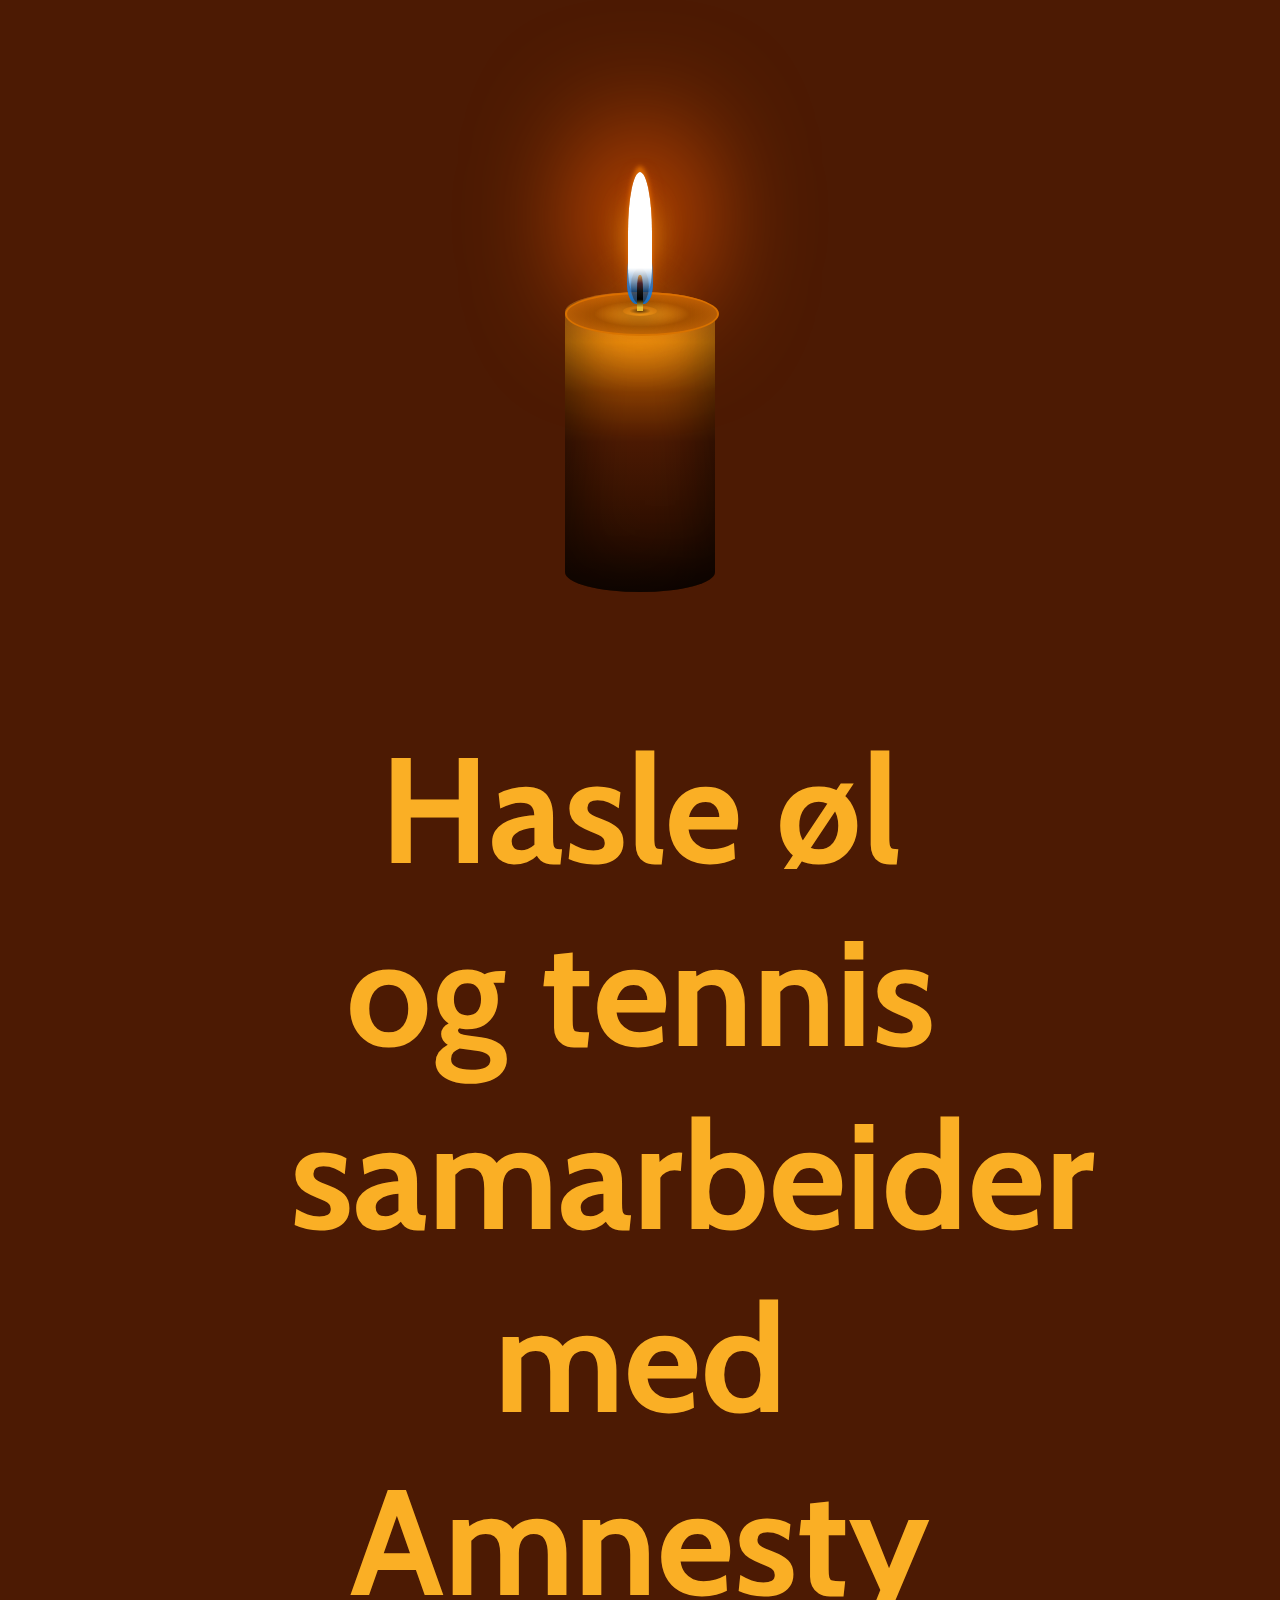
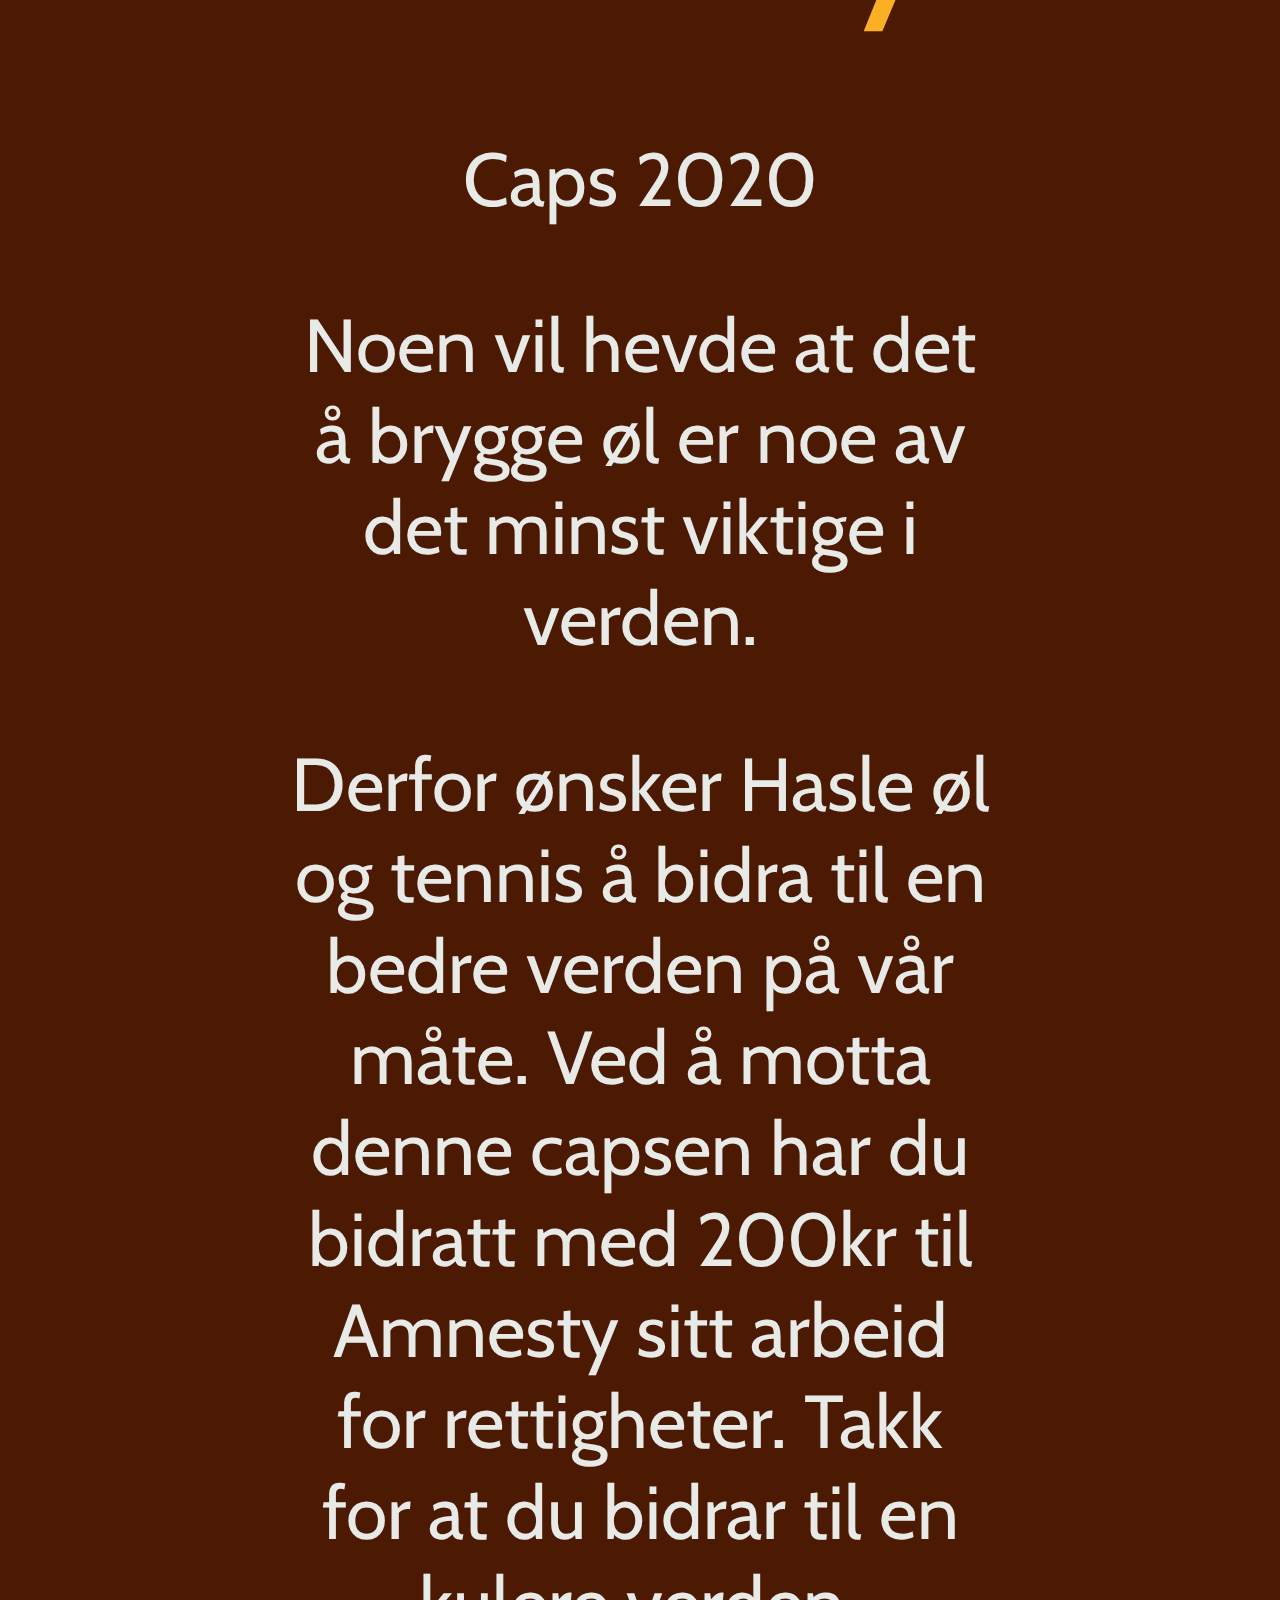
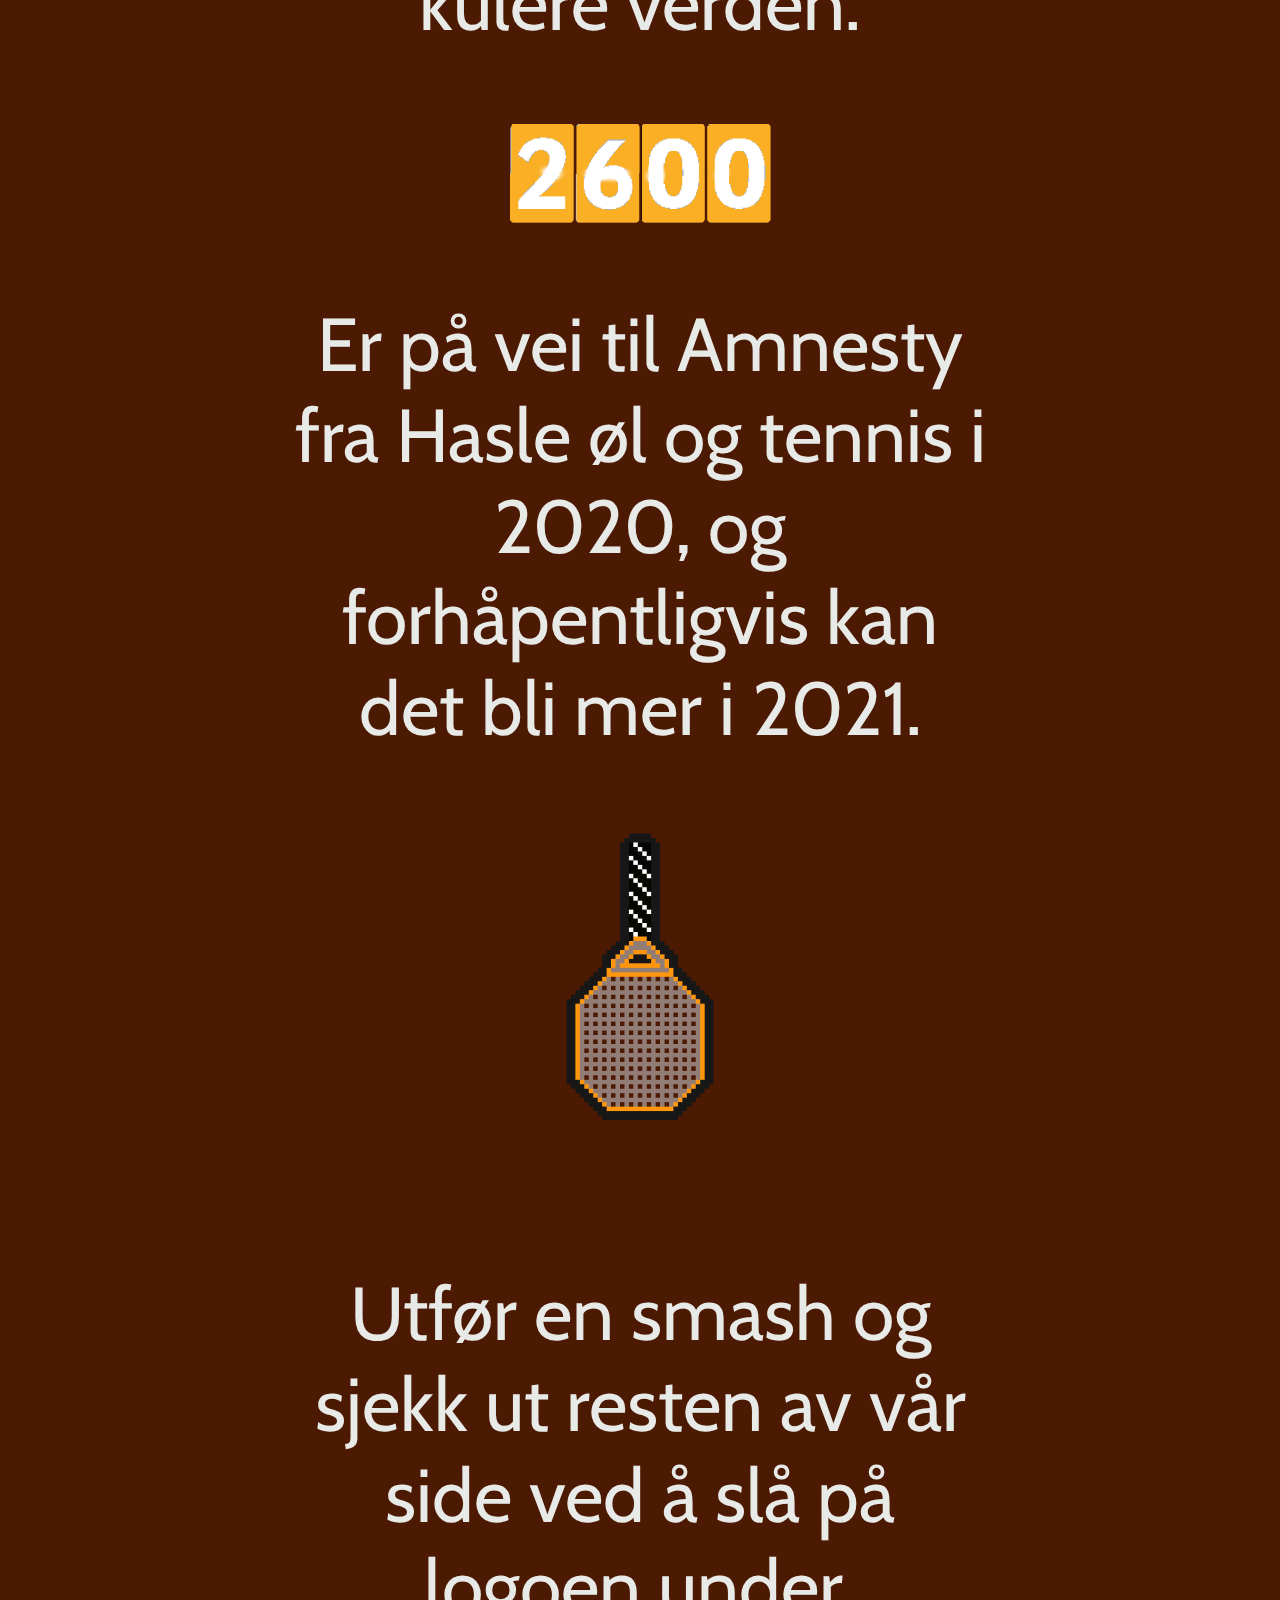
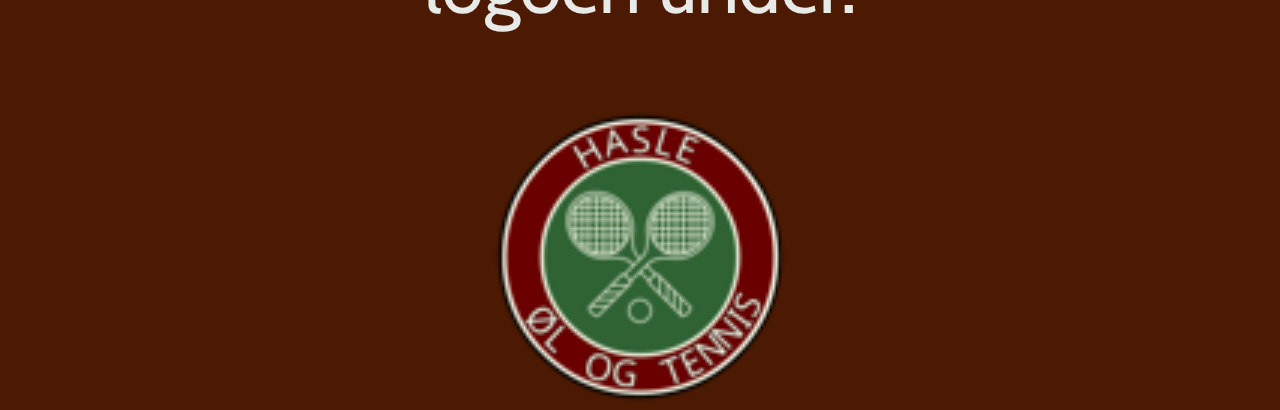
<file: amnesty.html>
<html>
  <head>
    <meta charset="UTF-8">
    <title>HØOT i samarbeid med Amnesty</title>
    <link href="https://fonts.googleapis.com/css2?family=Cabin&family=Herr+Von+Muellerhoff&display=swap" rel="stylesheet"> 
  </head>
  <body>
    <div class="box">
        <div class="holder">
            <div class="candle">
              <div class="blinking-glow"></div>
              <div class="thread"></div>
              <div class="glow"></div>
              <div class="flame"></div>
            </div>
          </div>
          
    </div>
    <div class="infobox">
      <h1>Hasle øl og tennis samarbeider med Amnesty</h1>
      <p>Caps 2020</p>
      <p>Noen vil hevde at det å brygge øl er noe av det minst viktige i verden.</p>
      <p>Derfor ønsker Hasle øl og tennis å bidra til en bedre verden på vår måte. 
         Ved å motta denne capsen har du bidratt med 200kr til Amnesty sitt arbeid for rettigheter.
         Takk for at du bidrar til en kulere verden. 
      </p>
      <img src="images/count.png" height="100px">
      <p>Er på vei til Amnesty fra Hasle øl og tennis i 2020, 
        og forhåpentligvis kan det bli mer i 2021. 
      </p>  
       <img src="images/arrow.png" id="arrow" height="300px">
       
    </div>
    <div class="homepagebox"> 
        <p>Utfør en smash og sjekk ut resten av vår side ved å slå på logoen under.</p>
      <a href="index.html" class="logo"><img src="images/logo.png" height="300px"></a>
    </div>
    <style>

      
      h1{
        font-family: 'Cabin', sans-serif;
        font-size: 150px;
        color: #FAAF25;
      }

      p{
        font-family: 'Cabin', sans-serif;
        font-size: 75px;
        color: #E8EAE8;
      }

      * {
  box-sizing: border-box;
}

body {
  background: #4c1a03;
}

.infobox {
  position: relative;
  width: 700px;
  height: 1300px;
  color: black;
  text-align: center;
  background: none;
  display: block;
  margin: 10% auto 0;
}


img {
	border: 0;
}

ul {
	list-style: none;
}

.center {
  width: 1170px;
  margin: 20px auto 0;
}

.holder {
  margin: 12rem auto 0;
  width: 150px;
  height: 400px;
  position: relative;
}

.holder *, .holder *:before, .holder *:after {
  position: absolute;
  content: "";
}

.candle {
  bottom: 0;
  width: 150px;
  height: 300px;
  border-radius: 150px / 40px;
  box-shadow: inset 20px -30px 50px 0 rgba(0, 0, 0, 0.4), inset -20px 0 50px 0 rgba(0, 0, 0, 0.4);
  background: #190f02;
  background: -moz-linear-gradient(#e48825, #e78e0e, #833c03, #4c1a03 50%, #1c0900);
  background: -webkit-linear-gradient(#e48825, #e78e0e, #833c03, #4c1a03 50%, #1c0900);
  background: -o-linear-gradient(#e48825, #e78e0e, #833c03, #4c1a03 50%, #1c0900);
  background: -ms-linear-gradient(#e48825, #e78e0e, #833c03, #4c1a03 50%, #1c0900);
  background: linear-gradient(#e48825, #e78e0e, #833c03, #4c1a03 50%, #1c0900);
}

.candle:before {
  width: 100%;
  height: 40px;
  border-radius: 50%;
  border: 2px solid #d47401;
  background: #b86409;
  background: -moz-radial-gradient(#eaa121, #8e4901 45%, #b86409 80%);
  background: -webkit-radial-gradient(#eaa121, #8e4901 45%, #b86409 80%);
  background: -o-radial-gradient(#eaa121, #8e4901 45%, #b86409 80%);
  background: -ms-radial-gradient(#eaa121, #8e4901 45%, #b86409 80%);
  background: radial-gradient(#ffef80, #b86409 60%);
  background: radial-gradient(#eaa121, #8e4901 45%, #b86409 80%);
}

.candle:after {
  width: 34px;
  height: 10px;
  left: 50%;
  transform: translateX(-50%);
  border-radius: 50%;
  top: 14px;
  box-shadow: 0 0 20px 0 rgba(0, 0, 0, 0.5);
  background: -moz-radial-gradient(rgba(0, 0, 0, 0.6), transparent 45%);
  background: -webkit-radial-gradient(rgba(0, 0, 0, 0.6), transparent 45%);
  background: -o-radial-gradient(rgba(0, 0, 0, 0.6), transparent 45%);
  background: -ms-radial-gradient(rgba(0, 0, 0, 0.6), transparent 45%);
  background: radial-gradient(rgba(0, 0, 0, 0.6), transparent 45%);
}

.thread {  
  width: 6px;
  height: 36px;
  top: -17px;
  left: 50%;
  z-index: 1;
  border-radius: 40% 40% 0 0;
  transform: translateX(-50%);
  background: #121212;
  background: -moz-linear-gradient(#d6994a, #4b232c, #121212, black, #e8bb31 90%);
  background: -webkit-linear-gradient(#d6994a, #4b232c, #121212, black, #e8bb31 90%);
  background: -o-linear-gradient(#d6994a, #4b232c, #121212, black, #e8bb31 90%);
  background: -ms-linear-gradient(#d6994a, #4b232c, #121212, black, #e8bb31 90%);
  background: linear-gradient(#d6994a, #4b232c, #121212, black, #e8bb31 90%);
}

.flame {
  width: 24px;
  height: 120px;
  left: 50%;
  transform-origin: 50% 100%;
  transform: translateX(-50%);
  bottom: 100%;
  border-radius: 50% 50% 20% 20%;
  background: rgba(255, 255, 255, 1);
  background: -moz-linear-gradient(white 80%, transparent);
  background: -webkit-linear-gradient(white 80%, transparent);
  background: -o-linear-gradient(white 80%, transparent);
  background: -ms-linear-gradient(white 80%, transparent);
  background: linear-gradient(white 80%, transparent);
  animation: moveFlame 6s linear infinite, enlargeFlame 5s linear infinite;
}

.flame:before {
  width: 100%;
  height: 100%;
  border-radius: 50% 50% 20% 20%;
  box-shadow: 0 0 15px 0 rgba(247, 93, 0, .4), 0 -6px 4px 0 rgba(247, 128, 0, .7);
}

@keyframes moveFlame {
  0%, 100% {
    transform: translateX(-50%) rotate(-2deg);
  }
  50% {
    transform: translateX(-50%) rotate(2deg);
  }
}

@keyframes enlargeFlame {
  0%, 100% {
    height: 120px;
  }
  50% {
    height: 140px;
  }
}

.glow {
  width: 26px;
  height: 60px;
  border-radius: 50% 50% 35% 35%;
  left: 50%;
  top: -48px;
  transform: translateX(-50%);
  background: rgba(0, 133, 255, .7);
  box-shadow: 0 -40px 30px 0 #dc8a0c, 0 40px 50px 0 #dc8a0c, inset 3px 0 2px 0 rgba(0, 133, 255, .6), inset -3px 0 2px 0 rgba(0, 133, 255, .6);
}

.glow:before {
  width: 70%;
  height: 60%;
  left: 50%;
  transform: translateX(-50%);
  bottom: 0;
  border-radius: 50%;
  background: rgba(0, 0, 0, 0.35);
}

.blinking-glow {
  width: 100px;
  height: 180px;
  left: 50%;
  top: -55%;
  transform: translateX(-50%);
  border-radius: 50%;
  background: #ff6000;
  -webkit-filter: blur(50px);
  -moz-filter: blur(60px);
  -o-filter: blur(60px);
  -ms-filter: blur(60px);
  filter: blur(60px);
  animation: blinkIt .1s infinite;
}

@keyframes blinkIt {
  50% { opacity: .8;}
}

.homepagebox {
  position: relative;
  width: 700px;
  height: 300px;
  color: black;
  text-align: center;
  background: none;
  display: block;
  margin: 2450px auto 0;
}

#arrow {
  animation: arrow 3s linear infinite;
}

@keyframes arrow {
  25%{
    transform: translateY(-20px); 
  }
  50%{
    transform: translateY(170px);
  }
  75%{
    transform: translateY(100px);
  }
  100%{
    transform: translateY(0px);
  }
}

@keyframes tjommi {
  25%{
    transform: translateX(150px) translateY(50px); 
  }
  50%{
    transform: translateX(0px) translateY(25px);
  }
  75%{
    transform: translateX(-150px) translateY(-50px);
  }
  100%{
    transform: translateX(0px) translateY(0px);
  }
}

.beer {
  position: absolute;
  width: 100%;
  height: 100%;
  background: none;
}

.cup {
  position: absolute;
  left: 15%;
  bottom: 0;
  width: 60%;
  height: 75%;
  background: none;
  border: 20px solid #5D4241;
  border-bottom-right-radius: 50px;
  border-bottom-left-radius: 50px;
  border-top-right-radius: 10px;
}

.liquid {
  position: absolute;
  bottom: 5%;
  left: 5%;
  width: 90%;
  height: 70%;
  background: #FAAF25;
  border-bottom-right-radius: 50px;
  border-bottom-left-radius: 50px;
}

.stripe-1 {
  position: absolute;
  bottom: 10%;
  left: 15%;
  width: 10%;
  height: 60%;
  border-radius: 50px;
  background: #5D4241;
}

.stripe-2 {
  position: absolute;
  bottom: 10%;
  left: 45%;
  width: 10%;
  height: 60%;
  border-radius: 50px;
  background: #5D4241;
}

.stripe-3 {
  position: absolute;
  bottom: 10%;
  right: 15%;
  width: 10%;
  height: 60%;
  border-radius: 50px;
  background: #5D4241;
}

.cup-holder {
  position: absolute;
  top: 35%;
  right: 5%;
  width: 50%;
  height: 45%;
  background: none;
  border: 25px solid #5D4241;
  border-top-right-radius: 20px;
  border-bottom-right-radius: 50%;
  -webkit-clip-path: polygon(56% 0, 100% 0, 100% 100%, 56% 100%);
  clip-path: polygon(56% 0, 100% 0, 100% 100%, 56% 100%);
}

.foam {
  position: absolute;
  left: 15%;
  top: 0;
  width: 60%;
  height: 25%;
  transform: scale(1.1);
}

.foam-1 {
  position: absolute;
  left: 8%;
  bottom: -2%;
  width: 32%;
  height: 70%;
  border-radius: 50%;
  border-bottom-left-radius: 0;
  border: 20px solid #5D4241;
  -webkit-clip-path: polygon(0 65%, 0 0, 75% 0, 75% 25%);
  clip-path: polygon(0 65%, 0 0, 75% 0, 75% 25%);
}

.foam-2 {
  position: absolute;
  left: 29%;
  bottom: 0;
  width: 40%;
  height: 85%;
  border-radius: 50%;
  border: 20px solid #5D4241;
  -webkit-clip-path: polygon(0 45%, 0 0, 100% 0, 100% 45%);
  clip-path: polygon(0 45%, 0 0, 100% 0, 100% 45%);
}

.foam-3 {
  position: absolute;
  right: 10%;
  bottom: -2%;
  width: 32%;
  height: 70%;
  border-radius: 50%;
  border-bottom-left-radius: 0;
  border: 20px solid #5D4241;
  -webkit-clip-path: polygon(0 65%, 0 0, 75% 0, 75% 25%);
  clip-path: polygon(0 65%, 0 0, 75% 0, 75% 25%);
  transform: scaleX(-1);
}

.bubbles-1 {
  position: absolute;
  top: 5%;
  right: 38%;
  width: 8%;
  height: 8%;
  background: #5D4241;
  border-radius: 50%;
  transition: all 0.5s;
  animation: bubbling 2s infinite linear;
}

.bubbles-2 {
  position: absolute;
  top: 0%;
  left: 38%;
  width: 8%;
  height: 8%;
  background: #5D4241;
  border-radius: 50%;
  transition: all 0.5s;
  animation: bubbling 1s infinite linear;
}

.bubbles-3 {
  position: absolute;
  top: 0%;
  left: 25%;
  width: 8%;
  height: 8%;
  background: #5D4241;
  border-radius: 50%;
  transition: all 0.5s;
  animation: bubbling 2s infinite linear;
}

@keyframes bubbling {
  0% {
    transform: scale(1) tanslateY(0);
  }
  100% {
    transform: scale(0) translate(0, -250px);
  }
}


    </style>
    </body>
      </html>
</file>
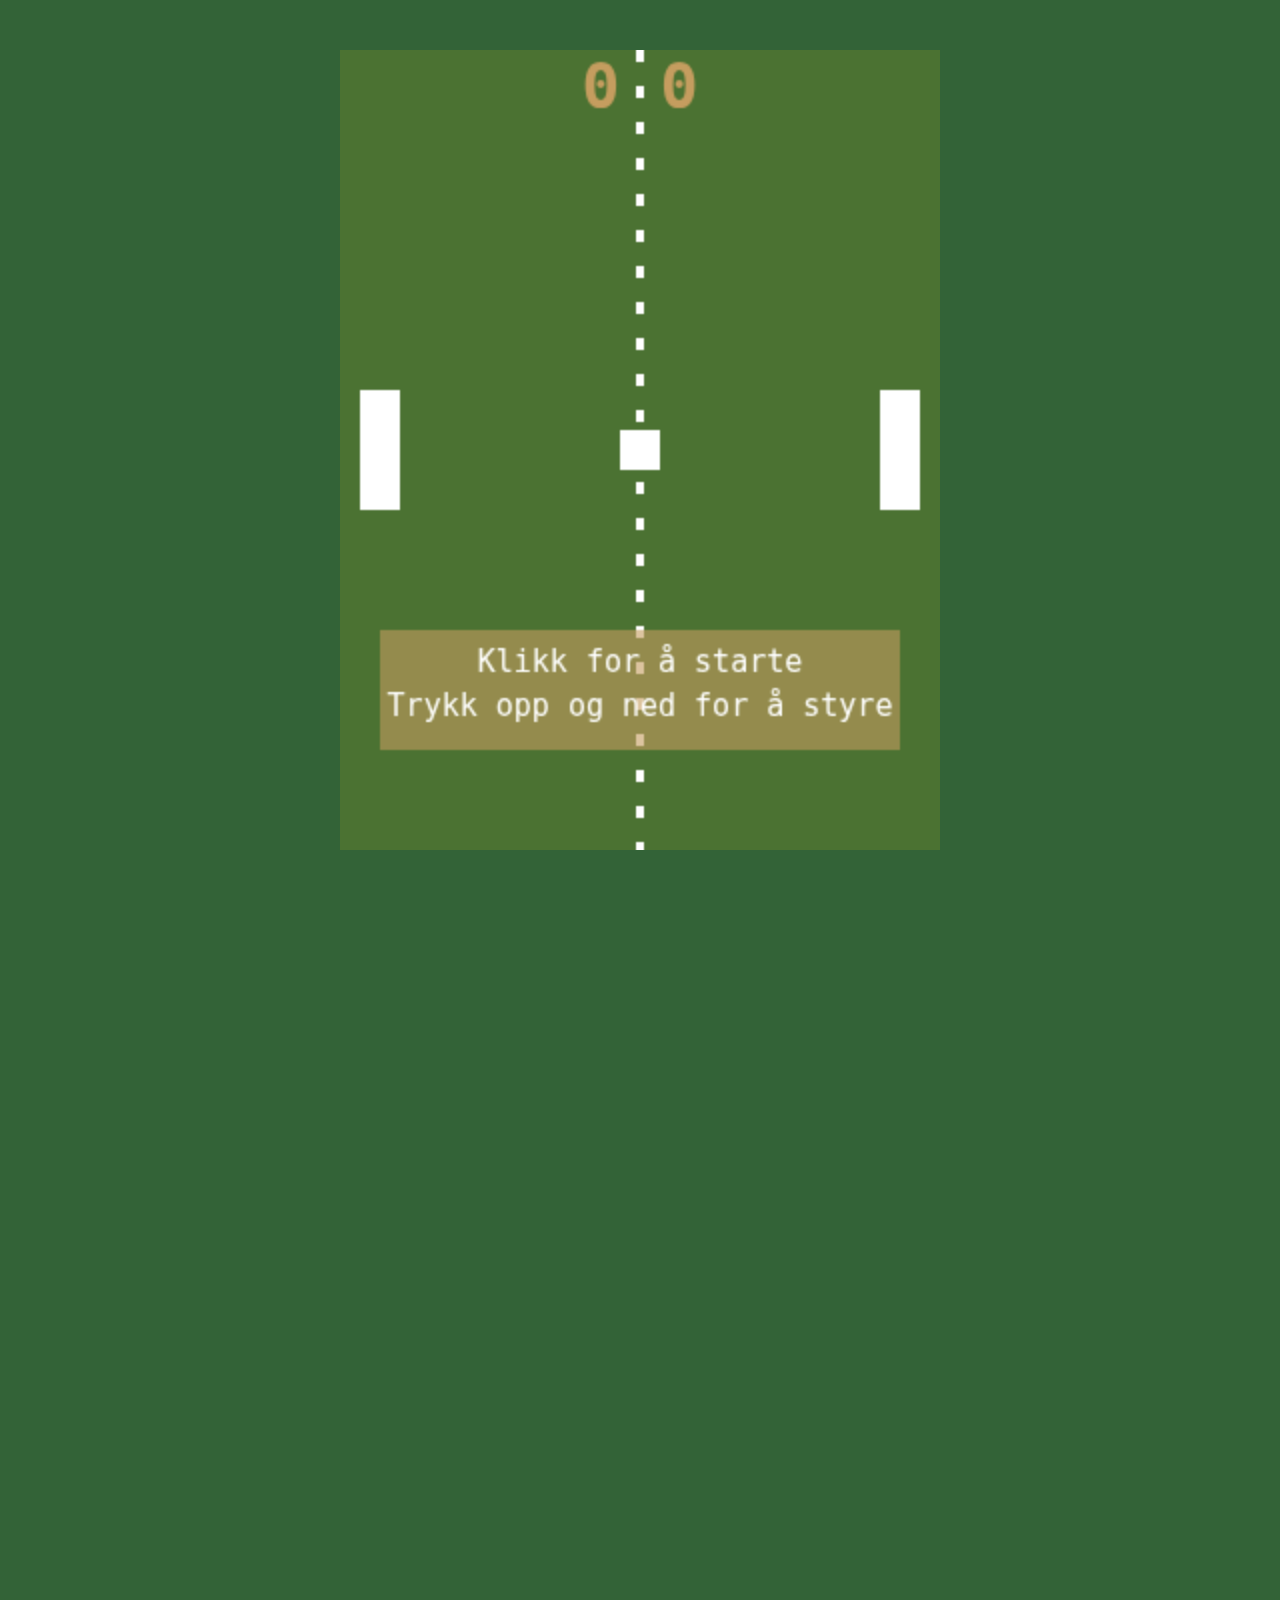
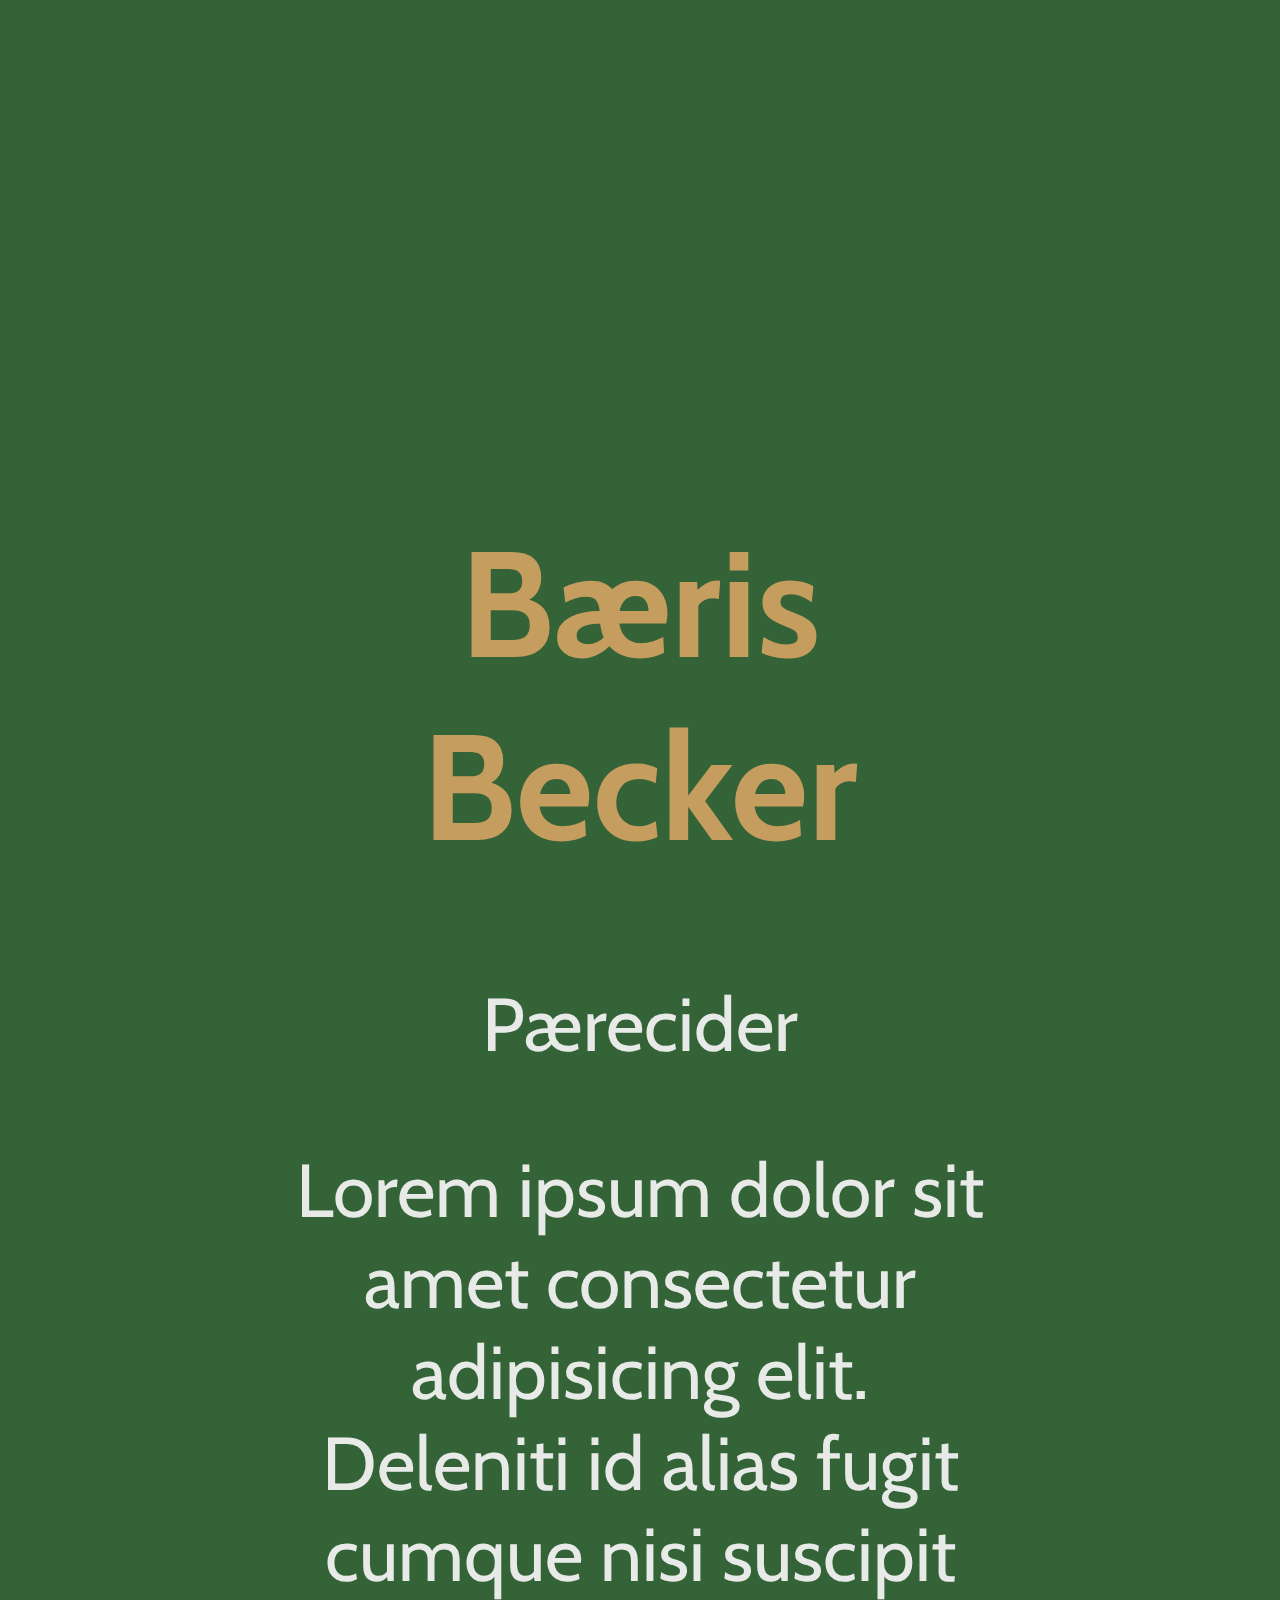
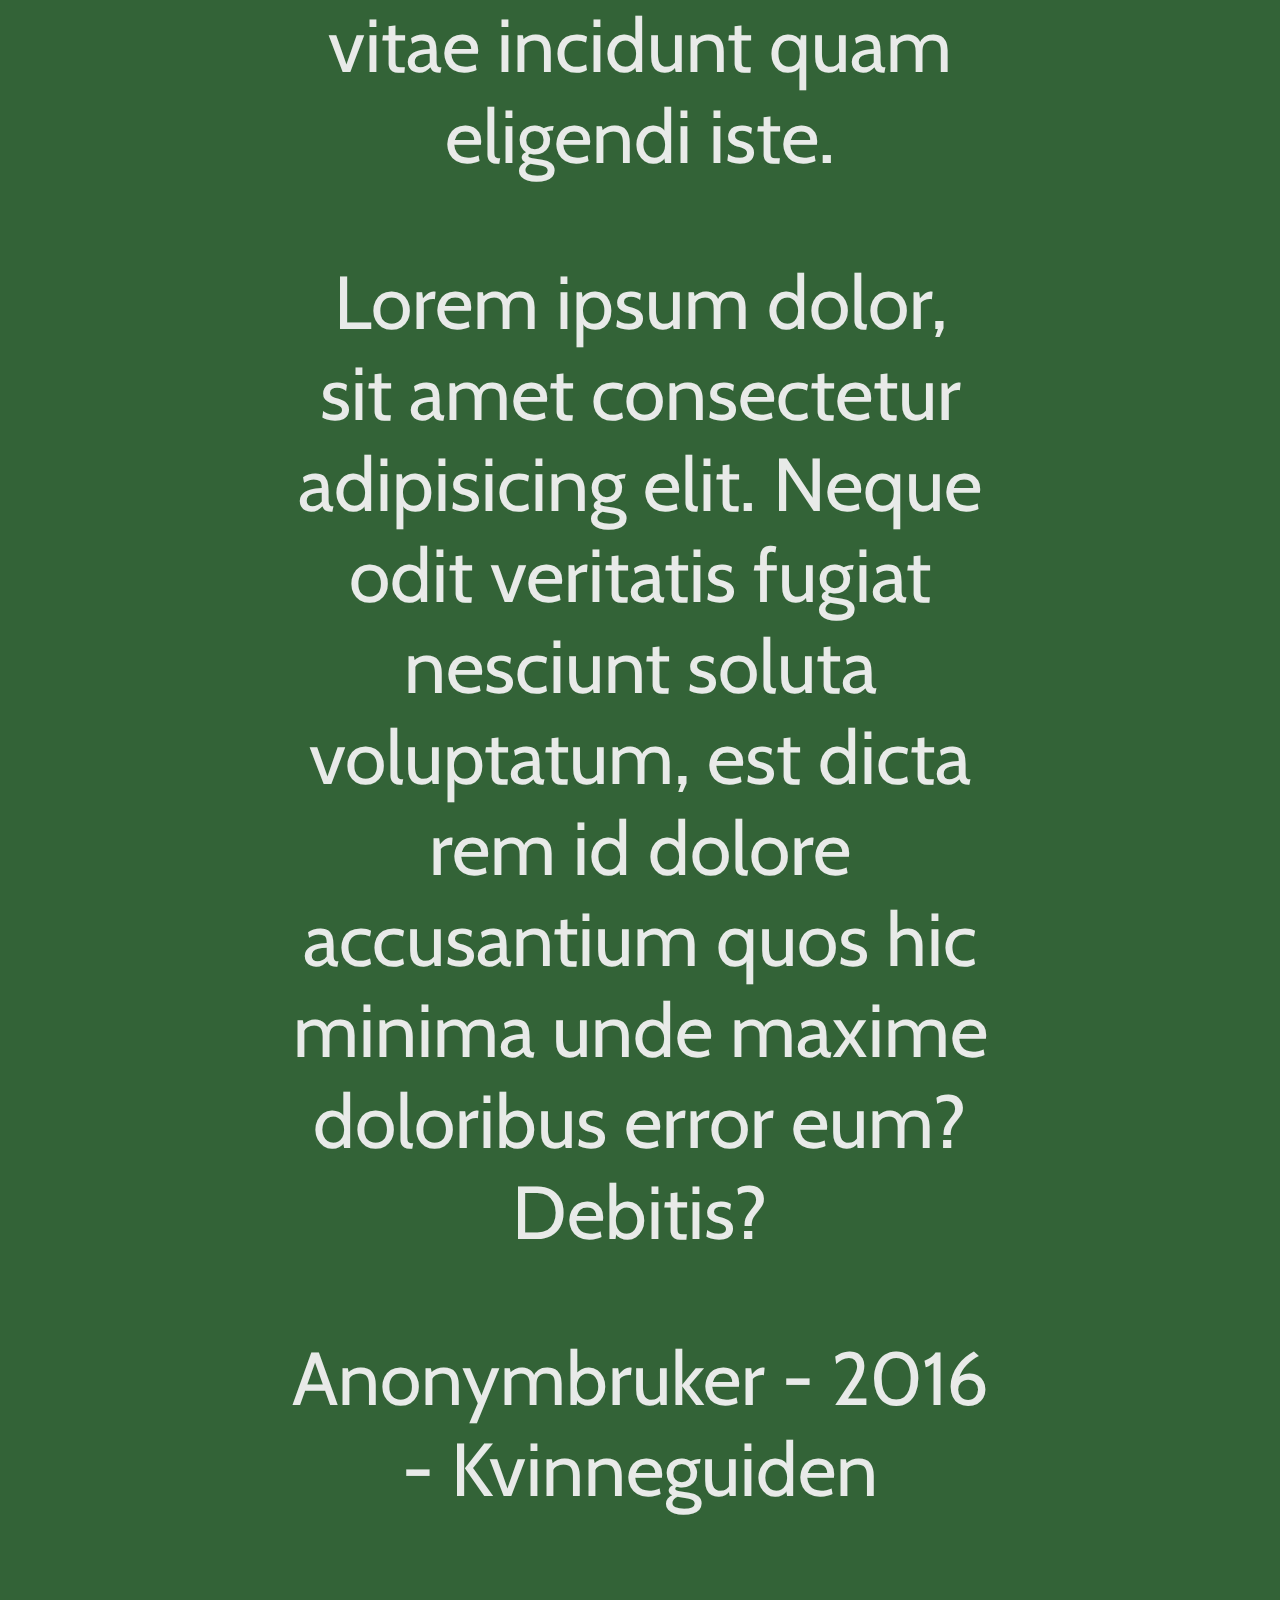
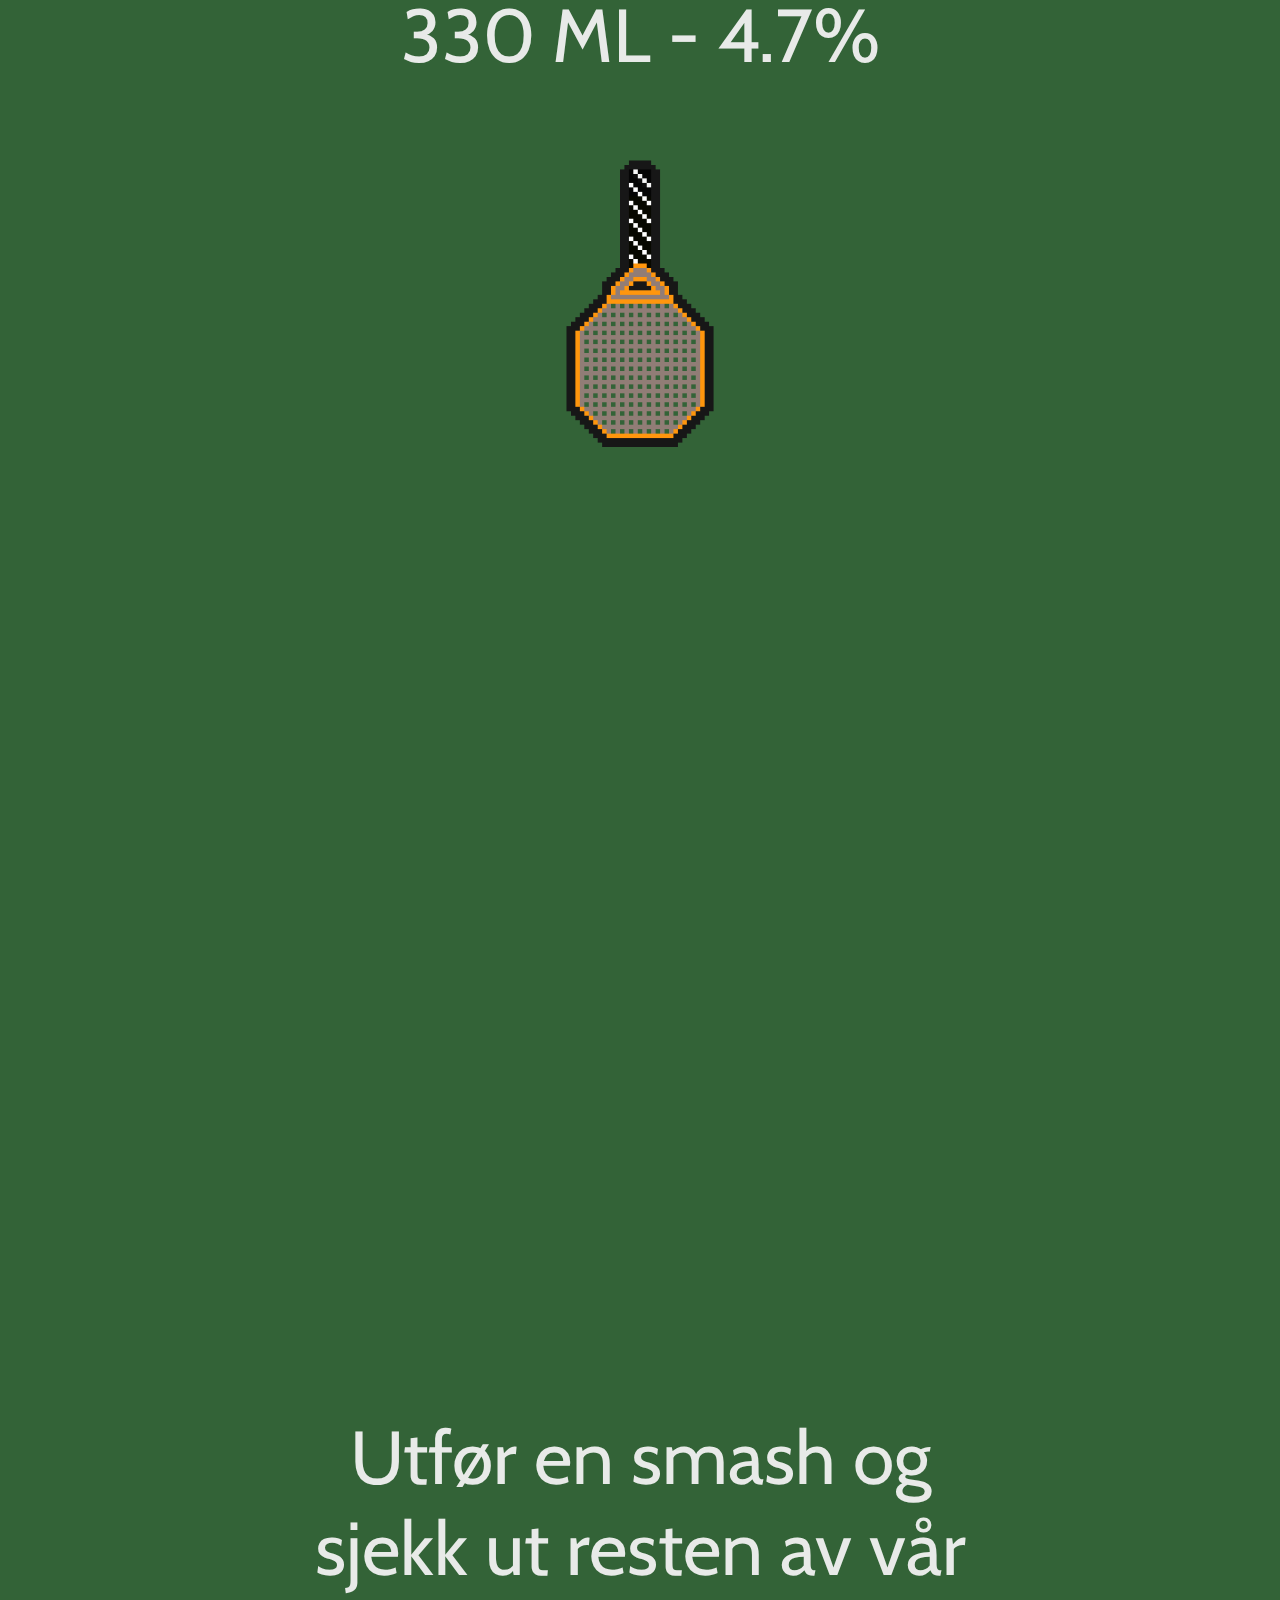
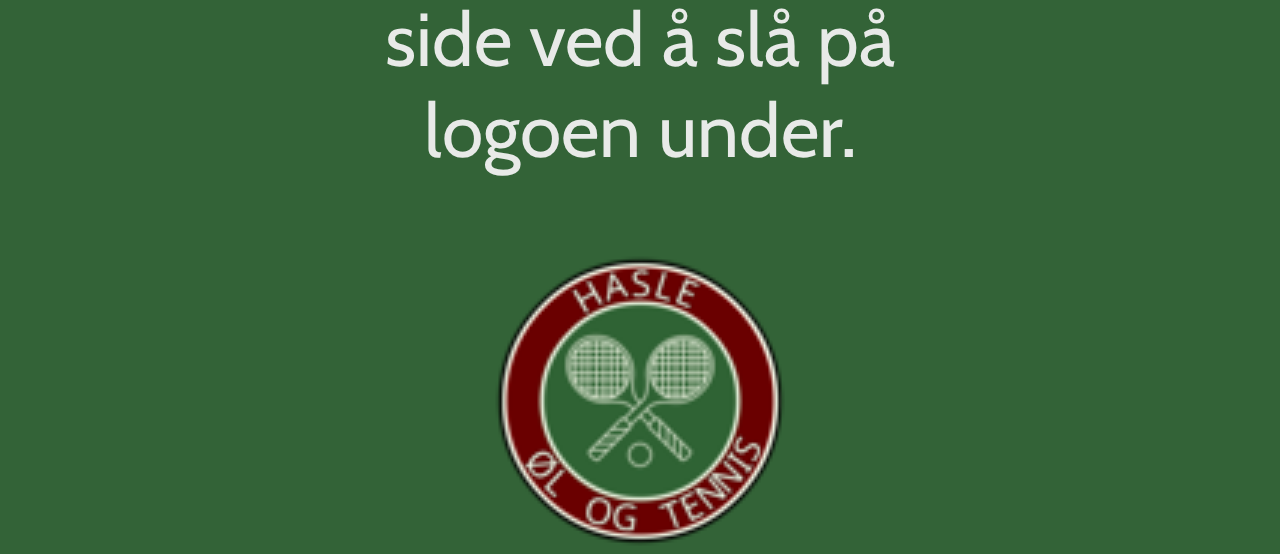
<file: becker.html>
<html>
  <head>
    <meta charset="UTF-8">
    <title>Becker</title>
    <link href="https://fonts.googleapis.com/css2?family=Cabin&family=Herr+Von+Muellerhoff&display=swap" rel="stylesheet"> 
  </head> 
  <body>

  <div id="view">
    <canvas id="bg"></canvas>
    <canvas id="game"></canvas>
</div> 

<div class="infobox">
    <h1>Bæris Becker</h1>
    <p>Pærecider</p>
    <p>Lorem ipsum dolor sit amet consectetur adipisicing elit. Deleniti id alias fugit cumque nisi suscipit vitae incidunt quam eligendi iste.</p>
    <p>Lorem ipsum dolor, sit amet consectetur adipisicing elit. 
        Neque odit veritatis fugiat nesciunt soluta voluptatum, est dicta rem id dolore accusantium quos hic minima unde maxime doloribus error eum? Debitis? </p>
    <p>Anonymbruker - 2016 - Kvinneguiden</p>  
     <p>330 ML - 4.7%</p>
     <img src="images/arrow.png" id="arrow" height="300px">
     
  </div>
  <div class="homepagebox"> 
      <p>Utfør en smash og sjekk ut resten av vår side ved å slå på logoen under.</p>
    <a href="index.html" class="logo"><img src="images/logo.png" height="300px"></a>
  </div>

<style>
      
    h1{
        font-family: 'Cabin', sans-serif;
        font-size: 150px;
        color: #c59d5f;
      }

      p{
        font-family: 'Cabin', sans-serif;
        font-size: 75px;
        color: #E8EAE8;
      }

      * {
  box-sizing: border-box;
}
    body {
        padding: 0;
        margin: 0;
        font-family: arial;
        background: #336337;
    }

    #view {
        width: 300px;
        height: 400px;
        position: absolute;
        top: 50%;
        left: 50%;
        -webkit-transform: translate(-50%,-50%);
        -moz-transform: translate(-50%,-50%);
        -ms-transform: translate(-50%,-50%);
        -o-transform: translate(-50%,-50%);
        transform: translate(-50%,-50%);
    }

    #view canvas {
        position: absolute;
        top: 0;
        left: 0;
    }

.infobox {
  position: relative;
  width: 700px;
  height: 1500px;
  color: black;
  text-align: center;
  background: none;
  display: block;
  margin: 165% auto 0;
}

    .homepagebox {
  position: relative;
  width: 700px;
  height: 300px;
  color: black;
  text-align: center;
  background: none;
  display: block;
  margin: 2600px auto 0;
}

#arrow {
  animation: arrow 3s linear infinite;
}

@keyframes arrow {
  25%{
    transform: translateY(-20px); 
  }
  50%{
    transform: translateY(170px);
  }
  75%{
    transform: translateY(100px);
  }
  100%{
    transform: translateY(0px);
  }
}

</style>

<script>
    

window.onload=function() 
{
    var canvas=document.getElementById("game"),
        ctx=canvas.getContext("2d");
    
    var width=300;
    var height=400;
    
    canvas.width=width;
    canvas.height=height;
    
    var bg=document.getElementById("bg");
    bg.width=width;
    bg.height=height;
    
    var bCtx=bg.getContext("2d");
    
    bCtx.fillStyle="#4b7232";
    bCtx.fillRect(0,0,width,height);
    
    bCtx.setLineDash([6,12]);
    bCtx.moveTo(width/2,0);
    bCtx.lineTo(width/2,height);
    bCtx.strokeStyle="#fff";
    bCtx.lineWidth=4;
    bCtx.stroke();
    
    var view=document.getElementById("view");
    function scaleView()
    {
        var scale=Math.min(innerWidth/(width+50),innerHeight/(height+50));
        var transform = "translate(-50%,-50%) scale("+scale+")";
        view.style.WebkitTransform=transform;
        view.style.MozTransform=transform;
        view.style.MsTransform=transform;
        view.style.transform=transform;
    }
    scaleView();
    window.onresize=scaleView;
    
    function Rect(x,y,w,h){
        this.x=x;
        this.y=y;
        this.w=w;
        this.h=h;
        this.dx=0;
        this.dy=1;
    }
    Rect.prototype.move=function(v)
    {
        this.x+=this.dx*v;
        this.y+=this.dy*v;
    }
    Rect.prototype.bounce=function()
    {
        var dx = 0;
        if(this.y<10||this.y>height-this.h-10) this.dy*=-1;
        if(this.x<10||this.x>width-this.w-10) 
        {
            dx = this.dx;
            this.dx*=-1;
        }
        return dx;
    }
    Rect.prototype.border=function()
    {
        this.x=Math.min(Math.max(10,this.x),
          width-this.w-10);
        this.y=Math.min(Math.max(10,this.y),
          height-this.h-10);
    }
    Rect.prototype.AABB=function(rect)
    {
        return this.x<rect.x+rect.w &&
            this.x+this.w>rect.x &&
            this.y<rect.y+rect.h &&
            this.y+this.h>rect.y;
    }
    Rect.prototype.draw=function()
    {
        ctx.fillStyle="#fff";
        ctx.fillRect(this.x,this.y,
          this.w,this.h);
    }
    
    var paddle=new Rect(10,170,20,60);
    var ai=new Rect(width-10-20,170,20,60);
    
    var ball=new Rect(140,190,20,20);
    ball.dx=1;
    
    
    var ai_score = 0;
    var paddle_score = 0;
    
    var framerate=1000/40;
    var id;
    
    function listener()
    {
        if(id==null) 
        {
            id = setInterval(loop, framerate);
        } else 
        {
            paddle.dy*=-1;
        }
    }
    
    if(navigator.userAgent.match(/(Android|webOs|iPhone|iPad|BlackBerry|Windows Phone)/i))
    document.ontouchstart=listener;
    else document.onclick=listener;
    
    function loop()
    {
        paddle.move(4);
        paddle.border();
        
        if(ball.AABB(paddle)) ball.dx=1;
        if(ball.AABB(ai)) ball.dx=-1;
        ball.move(4);
        var ball_bounce_dx = ball.bounce();
        ball.border();
        
        if(ball_bounce_dx == 1) paddle_score++;
        if(ball_bounce_dx == -1) ai_score++;
        
        if(ai.y>ball.y+ball.h) ai.dy=-1;
        if(ai.y+ai.height<ball.y) ai.dy=1;
        ai.move(4);
        ai.bounce();
        ai.border();
        
        draw();
    }
    
    function draw()
    {
        ctx.clearRect(0,0,width,height);
        paddle.draw();
        ai.draw();
        ball.draw();
        
        ctx.font = "bold 32px Monospace";
        ctx.fillStyle = "#c59d5f";
        ctx.textBaseline = "top";
        ctx.textAlign = "right";
        ctx.fillText(paddle_score, 140, 5);
        ctx.textAlign = "left";
        ctx.fillText(ai_score, 160, 5);
    }
    
    draw();
    ctx.globalAlpha = 0.6;
    ctx.font = "15px Monospace";
    ctx.textAlign="center";
    ctx.textBaseline = "top";
    ctx.fillStyle = "#c59d5f";
    ctx.fillRect(20, height * 3/4-10, 260, 60);
    ctx.globalAlpha = 1;
    ctx.fillStyle = "#fff";
    ctx.fillText("Klikk for å starte", width/2, height * 3/4);
    ctx.fillText("Trykk opp og ned for å styre", width/2, height * 3/4 + 22);
}

</script>

</body>
</file>
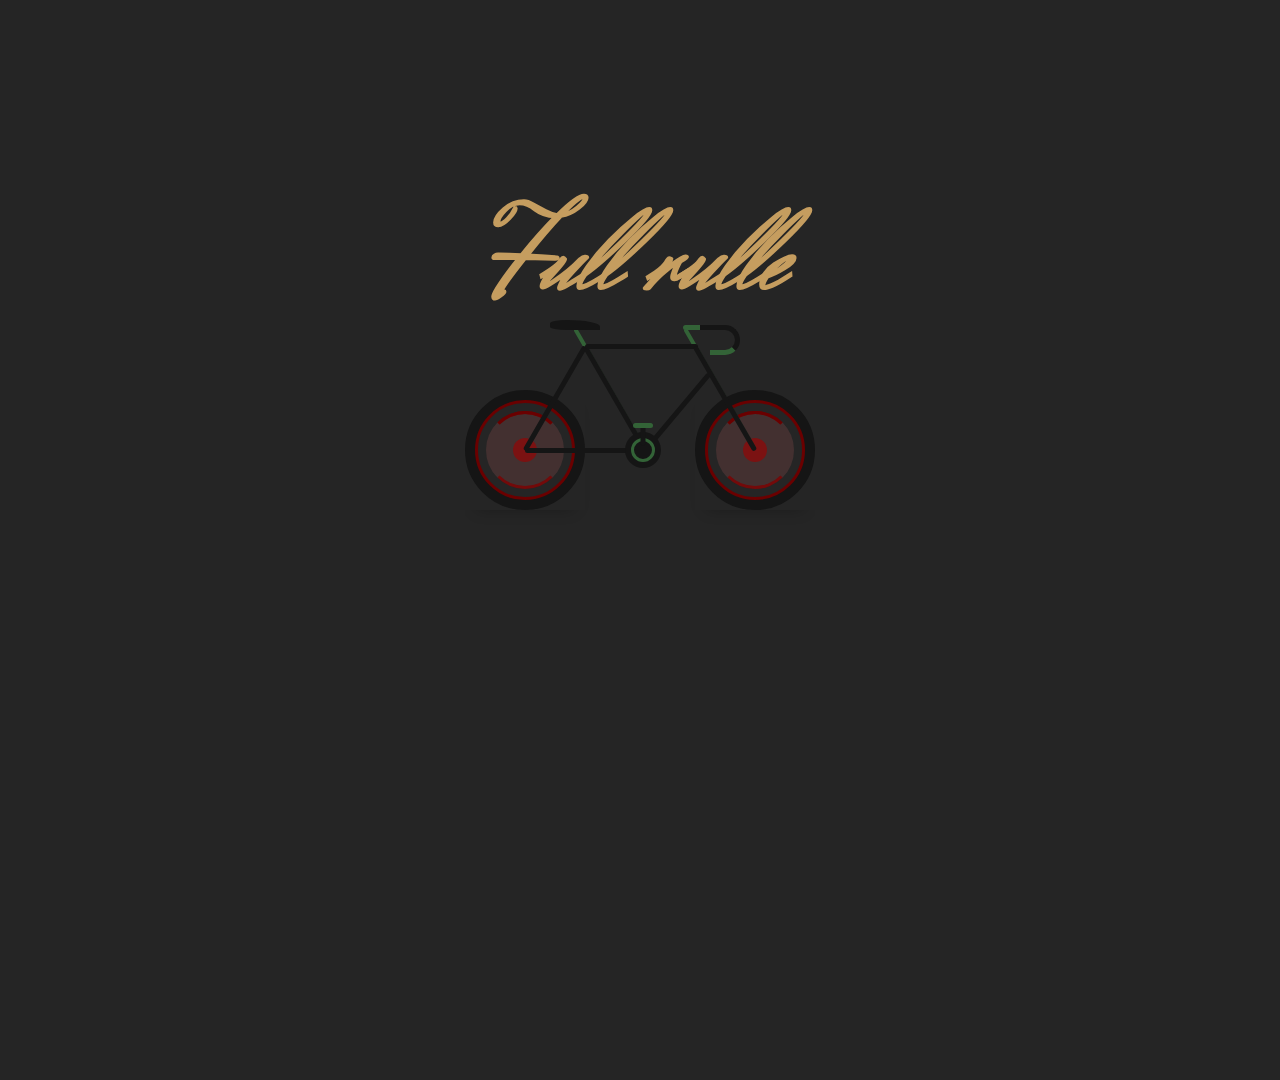
<file: bike.html>
<html>
  <head>
    <meta charset="UTF-8">
    <title>Bike</title>
    <link href="https://fonts.googleapis.com/css2?family=Cabin&family=Herr+Von+Muellerhoff&display=swap" rel="stylesheet"> 
  </head>
  <body> 

    <h1>Full rulle</h1>

    <div class="bicycle-container">
        <div class="wheel back-wheel">
          <div class="tire"></div>
          <div class="rim"></div>
          <div class="spokes"></div>
          <div class="spokes"></div>
          <div class="hub"></div>
        </div>

        <div class="wheel front-wheel">
          <div class="tire"></div>
          <div class="rim"></div>
          <div class="spokes"></div>
          <div class="spokes"></div>
          <div class="hub"></div>
        </div>

        <div class="gear">
          <div class="gear-red"></div>
          <div class="tube pedal-tube"></div>
          <div class="pedal"></div>
        </div>

        <div class="tube chain-tube"></div>
        <div class="tube seat-tube-back"></div>
        <div class="tube seat-tube-front"></div>
        <div class="tube seat-tube-post"></div>
        <div class="tube top-tube"></div>
        <div class="tube top-handlebar-tube"></div>
        <div class="tube top-handlebar-tube2"></div>
        <div class="tube down-tube"></div>
        <div class="tube head-tube"></div>
        <div class="tube head-tube-post"></div>
        <div class="saddle"></div>
        <div class="handlebars"></div>
      </div>

      <div class="ground-container">
        <div class="ground ground1"></div>
        <div class="ground ground2"></div>
        <div class="ground ground3"></div>
      </div>

      <style>

* {
  margin: 0;
  padding: 0;
  box-sizing: border-box;
}

html,
body {
  width: 100%;
  height: 100%;
}

body {
  background: #252525;
}
    h1 {
        font-size: 13vh;
        margin-top: 20vh;
        font-family: 'Herr Von Muellerhoff', cursive;
        text-align: center;
        color: #c59d5f;
    }

        .bicycle-container {
        position: absolute;
        margin: auto;
        top: 0;
        left: 0;
        right: 0;
        bottom: 0;
        max-width: 350px;
        height: 300px;
        overflow: hidden;
        }
        .bicycle-container .wheel {
        position: absolute;
        margin: auto;
        top: 0;
        bottom: 0;
        width: 120px;
        height: 120px;
        box-shadow: 0 10px 15px -12px rgba(0, 0, 0, 0.3);
        }
        .bicycle-container .wheel .tire {
        position: absolute;
        margin: auto;
        top: 0;
        right: 0;
        bottom: 0;
        left: 0;
        width: inherit;
        height: inherit;
        border-radius: 50%;
        border: 10px solid #151515;
        z-index: 2;
        }
        .bicycle-container .wheel .rim {
        position: absolute;
        margin: auto;
        top: 0;
        right: 0;
        bottom: 0;
        left: 0;
        width: 114px;
        height: 114px;
        border-radius: 50%;
        border: 10px solid #6A0000;
        z-index: 1;
        }
        .bicycle-container .wheel .spokes {
        position: absolute;
        margin: auto;
        top: 0;
        right: 0;
        bottom: 0;
        left: 0;
        width: 78px;
        height: 78px;
        border-radius: 50%;
        border-left: 3px solid transparent;
        border-right: 3px solid transparent;
        border-top: 3px solid #6A0000;
        z-index: 1;
        animation: rt 2s infinite linear;
        background: rgba(200, 100, 100, 0.1);
        }
        .bicycle-container .wheel .spokes:nth-of-type(3) {
        border-left: 3px solid transparent;
        border-right: 3px solid transparent;
        border-bottom: 3px solid #6A0000;
        }
        .bicycle-container .wheel .hub {
        position: absolute;
        margin: auto;
        top: 0;
        right: 0;
        bottom: 0;
        left: 0;
        width: 24px;
        height: 24px;
        border-radius: 50%;
        background: #6A0000;
        }
        .bicycle-container .back-wheel {
        left: 0;
        }
        .bicycle-container .front-wheel {
        right: 0;
        }
        .bicycle-container .gear {
        position: absolute;
        margin: auto;
        top: 0;
        bottom: 0;
        left: calc(120px + 39.6px);
        width: 36px;
        height: 36px;
        border-radius: 50%;
        background: #151515;
        z-index: 4;
        animation: rt 3s infinite linear;
        }
        .bicycle-container .gear .gear-red {
        position: absolute;
        margin: auto;
        top: 0;
        right: 0;
        bottom: 0;
        left: 0;
        width: 24px;
        height: 24px;
        border-radius: 50%;
        border: 3px solid #336337;
        }
        .bicycle-container .gear .pedal-tube {
        position: absolute;
        margin: auto;
        top: -30px;
        right: 0;
        bottom: 0;
        left: 0;
        transform: rotate(-90deg);
        width: 20px;
        }
        .bicycle-container .gear .pedal {
        position: absolute;
        margin: auto;
        top: -50px;
        right: 0;
        bottom: 0;
        left: 0;
        width: 20px;
        height: 5px;
        background: #336337;
        border-radius: 5px;
        z-index: 3;
        }
        .bicycle-container .tube {
        position: absolute;
        margin: auto;
        top: 0;
        bottom: 0;
        height: 5px;
        border-radius: 5px;
        background: #151515;
        z-index: 3;
        }
        .bicycle-container .chain-tube {
        left: calc(120px / 2);
        width: 120px;
        }
        .bicycle-container .seat-tube-back {
        left: calc(120px / 2);
        transform-origin: left;
        transform: rotate(-60deg);
        width: 120px;
        }
        .bicycle-container .seat-tube-front {
        left: calc(120px / 2);
        transform-origin: right;
        transform: rotate(60deg);
        width: 120px;
        }
        .bicycle-container .seat-tube-post {
        left: calc((120px / 2) - 20px);
        transform-origin: right;
        transform: rotate(60deg);
        background: #336337;
        z-index: 1;
        height: calc(5px - 1px);
        width: 140px;
        }
        .bicycle-container .top-tube {
        left: 120px;
        bottom: initial;
        top: 44px;
        width: 113px;
        }
        .bicycle-container .top-handlebar-tube {
        right: 112px;
        bottom: initial;
        top: 25px;
        width: 20px;
        background: #336337;
        }
        .bicycle-container .top-handlebar-tube2 {
        right: 90px;
        bottom: initial;
        top: 25px;
        width: 25px;
        background: #151515;
        border-radius: 0%;
        }
        .bicycle-container .down-tube {
        left: calc(120px + 60px);
        width: 100px;
        transform-origin: left;
        transform: rotate(-50deg);
        }
        .bicycle-container .head-tube {
        right: calc(120px / 2);
        transform-origin: right;
        transform: rotate(60deg);
        width: 120px;
        }
        .bicycle-container .head-tube-post {
        right: calc(120px / 2);
        transform-origin: right;
        transform: rotate(60deg);
        width: 140px;
        background: #336337;
        z-index: 1;
        height: calc(5px - 1px);
        }
        .bicycle-container .saddle {
        position: absolute;
        margin: auto;
        top: 20px;
        left: 85px;
        width: 50px;
        height: 10px;
        border-top-left-radius: 50%;
        border-top-right-radius: 100%;
        border-bottom-left-radius: 50%;
        background: #151515;
        z-index: 2;
        }
        .bicycle-container .handlebars {
        position: absolute;
        margin: auto;
        top: 25px;
        right: calc(100px / 2 + 25px);
        width: 30px;
        height: 30px;
        border-top-right-radius: 50%;
        border-bottom-right-radius: 50%;
        border-top: 5px solid #151515;
        border-right: 5px solid #151515;
        border-bottom: 5px solid #336337;
        z-index: 2;
        }

        .ground-container {
        position: absolute;
        margin: auto;
        top: 0;
        right: 0;
        bottom: 0;
        left: 0;
        width: 1000px;
        height: 200px;
        overflow: hidden;
        }
        .ground-container .ground {
        position: absolute;
        margin: auto;
        animation: mv infinite linear;
        background: #c59d5f;
        z-index: -1;
        }
        .ground-container .ground1 {
        bottom: 0;
        right: -150px;
        width: 100px;
        height: 4px;
        border-radius: 10px;
        animation-duration: 3s;
        z-index: 5;
        }
        .ground-container .ground1:before {
        content: "";
        position: absolute;
        margin: auto;
        top: -60px;
        left: 150px;
        width: 40px;
        height: 30px;
        border-top-right-radius: 60%;
        border-top-left-radius: 30%;
        border-bottom-left-radius: 20%;
        background: #151515;
        }
        .ground-container .ground2 {
        bottom: 70px;
        right: -250px;
        width: 100px;
        height: 2px;
        border-radius: 10px;
        animation-duration: 4s;
        }
        .ground-container .ground2:before {
        content: "";
        position: absolute;
        margin: auto;
        top: -30px;
        left: 200px;
        width: 20px;
        height: 10px;
        border-top-right-radius: 60%;
        border-top-left-radius: 30%;
        border-bottom-left-radius: 20%;
        background: #151515;
        }
        .ground-container .ground3 {
        top: 50px;
        right: -300px;
        width: 100px;
        height: 2px;
        border-radius: 10px;
        animation-duration: 5s;
        }
        .ground-container .ground3:before {
        content: "";
        position: absolute;
        margin: auto;
        top: 10px;
        left: -100px;
        width: 10px;
        height: 5px;
        border-top-right-radius: 60%;
        border-top-left-radius: 30%;
        border-bottom-left-radius: 20%;
        background: #151515;
        }

        @keyframes rt {
        100% {
            transform: rotate(360deg);
        }
        }
        @keyframes mv {
        100% {
            right: 900px;
        }
        }


      </style>

    </html>
</body>
</file>
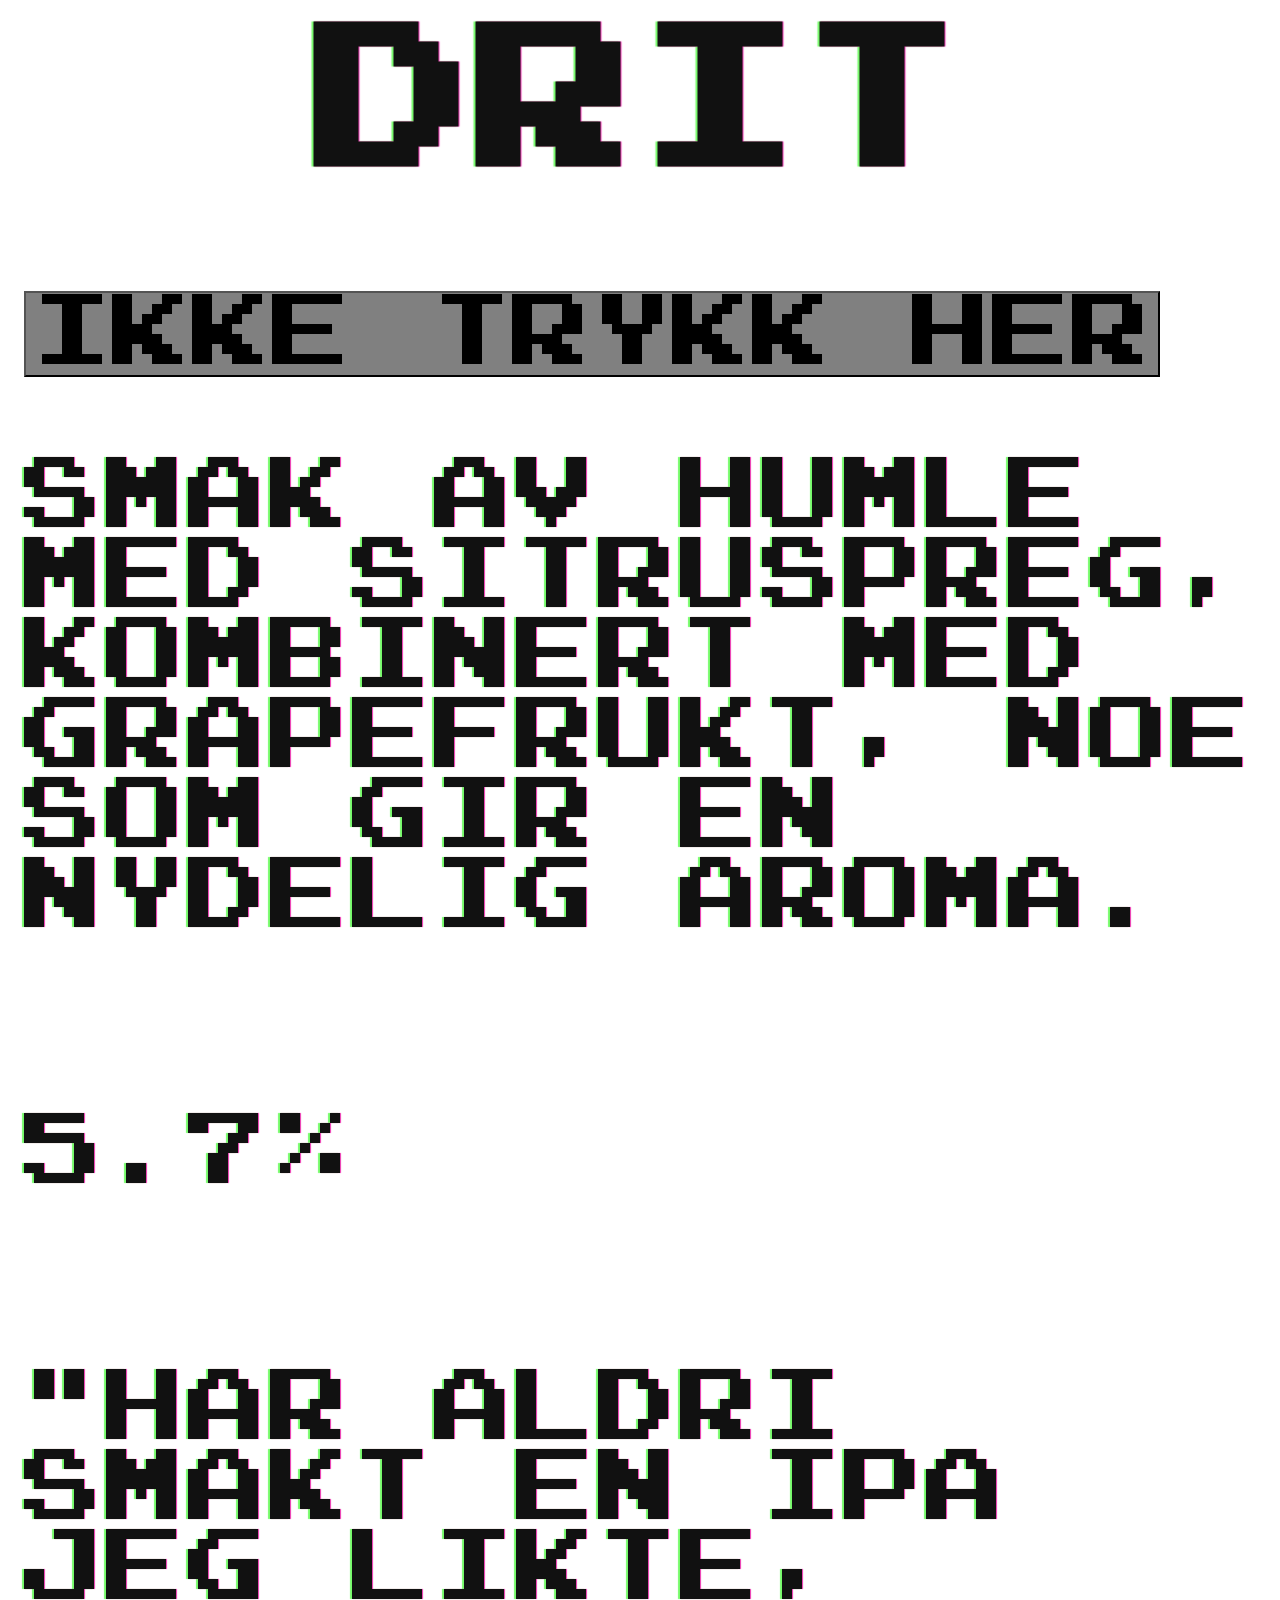
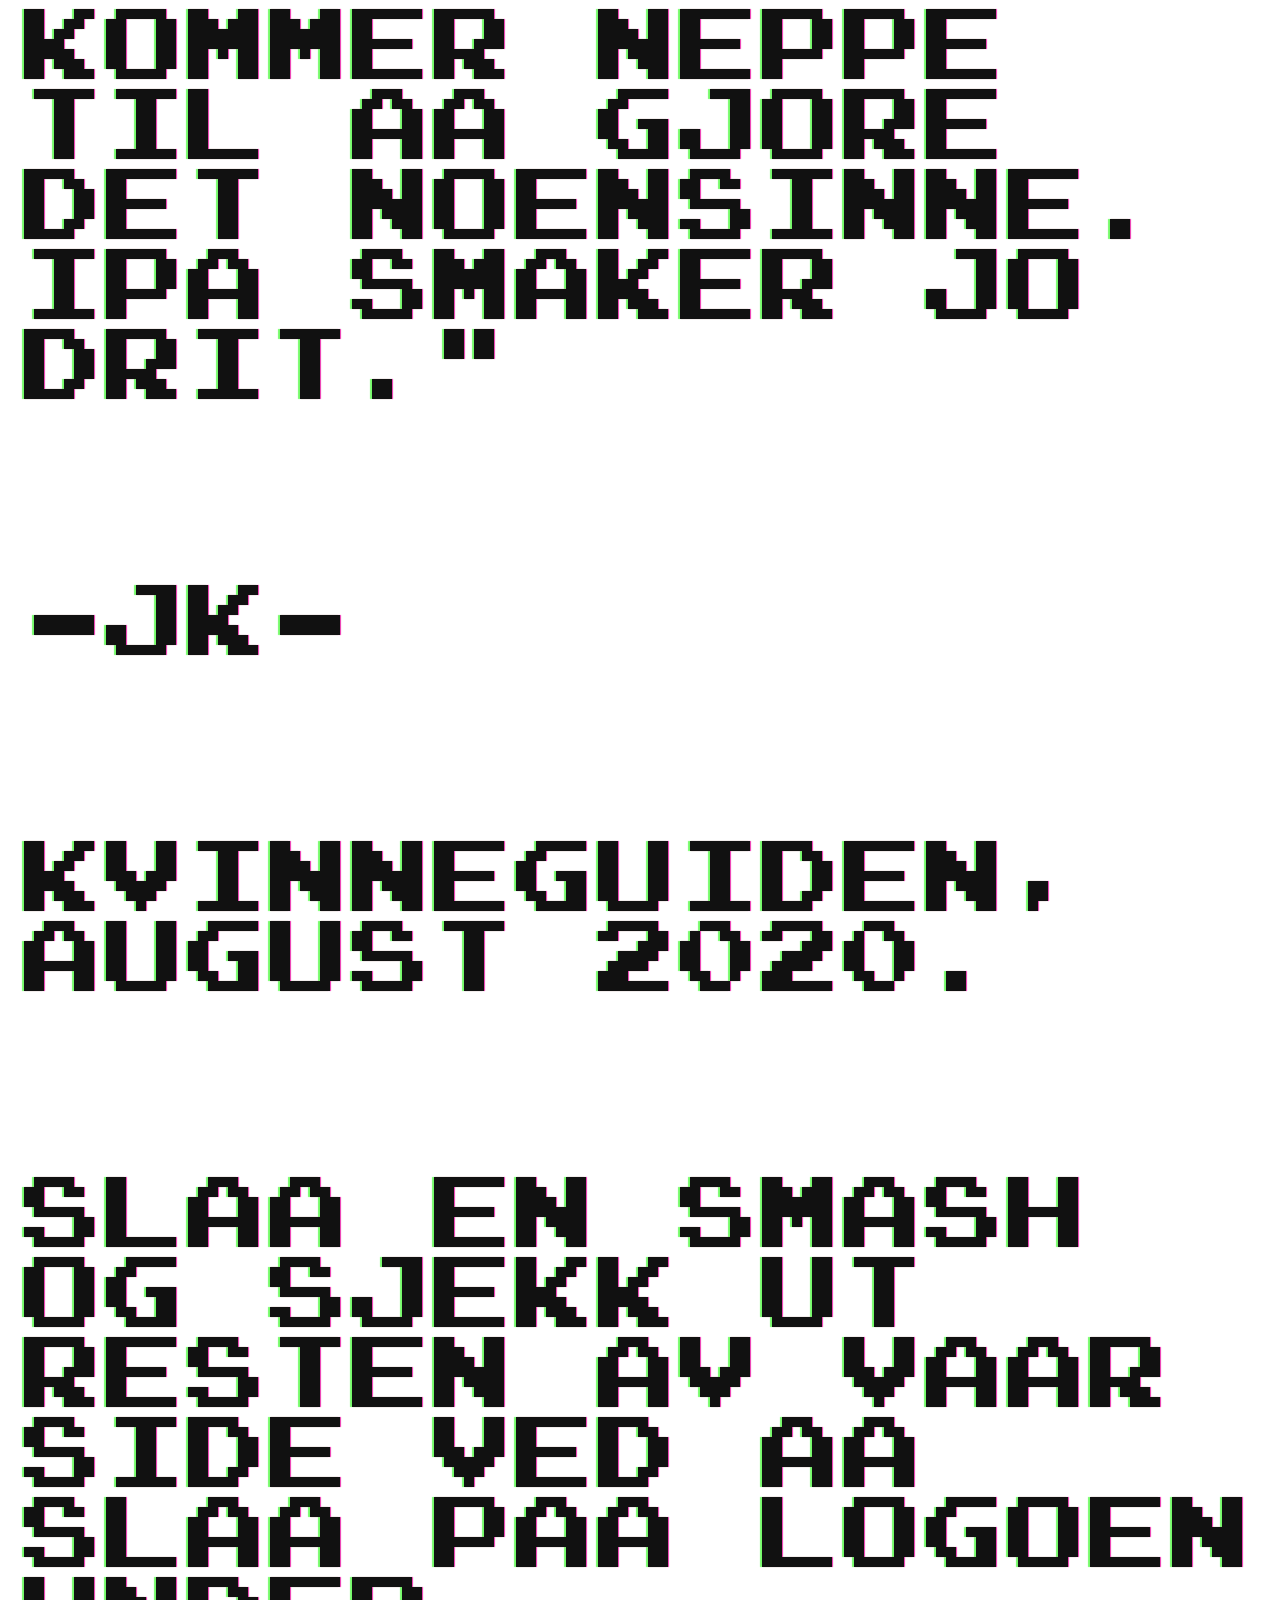
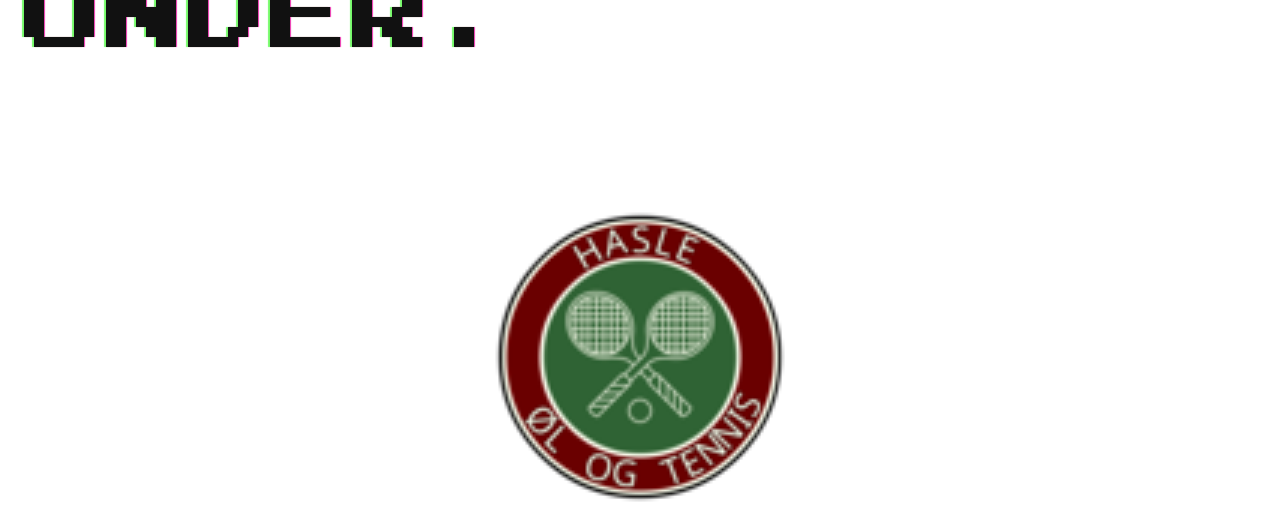
<file: drit.html>
<html>
  <head>
    <meta charset="UTF-8">
    <title>DRIT</title>
    <link href="https://fonts.googleapis.com/css2?family=Cabin&family=Herr+Von+Muellerhoff&display=swap" rel="stylesheet"> 
  </head>
<body>
    <div class="wrap">
    

    <h1>DRIT</h1>
    <input class="button" type="button" value="IKKE TRYKK HER" onclick="play()">
    <audio id="audio" src="https://upload.wikimedia.org/wikipedia/commons/3/33/Dial_up_modem_noises.ogg" loop></audio>
    <p>Smak av humle med sitruspreg, kombinert med grapefrukt, 
    noe som gir en nydelig aroma.</p>
    <br>
    <p>5.7%</p>
    <br>
    <p>"Har aldri smakt en IPA jeg likte, kommer neppe til aa gjore det noensinne. 
    IPA smaker jo drit."</p>
    <br>
    <p>-JK-</p>
    <br>
    <p>Kvinneguiden, august 2020.</p>
    <br>
    <p>Slaa en smash og sjekk ut resten av vaar side ved aa slaa paa logoen under.</p>
    <div class="homepagebox"> 
    <a href="index.html" class="logo"><img src="images/logo.png" height="300px"></a>
    
<style>    

    /* Nintendoid font from https://www.splintered.co.uk/experiments/132/ */

    @font-face {
    font-family: 'Nintendoid1';
    font-style: normal;
    font-weight: 400;
    src:  url([data-uri]) format('woff2');
    }
    html 
    { background: #FFFFFF;
        padding: 1em;
        font-family: Nintendoid1;
        color: #111;
        font-size: 1em;
        line-height: 1;
        text-shadow: 0.06rem 0 0.06rem #ea36af, -0.125rem 0 0.06rem #75fa69;
        letter-spacing: 0.125em;
        animation-duration: 0.01s;
        animation-name: textflicker;
        animation-iteration-count: infinite;
        animation-direction: alternate;
        animation-delay: 10s;
    }

    h1 
    { 
    font-size: 10em; 
    text-align: center;
    }

    p
    {
    font-size: 5em;
    }

    .homepagebox {
    width: 700px;
    height: 300px;
    color: black;
    text-align: center;
    background: none;
    display: block;
    margin: 150px auto 0;
    }

    .button {
    background-color: grey;
    box-sizing: border-box;
    font-family: 'Nintendoid1';
    font-size: 5em;
    text-align: center; 
    margin-left: auto;
    margin-right: auto;
    }

    .logo {
        height: 100px;
    }

    @keyframes textflicker {
    from {
        text-shadow: 1px 0 0 #ea36af, -10px 0 0 #75fa69;
        background-color: blue;
    }
    to {
        text-shadow: 10px 0.5px 2px #ea36af, -11px -0.5px 2px #75fa69;
        background-color: blue;
    }
    }
        
    @keyframes arrow {
    25%{
        transform: translateY(-20px); 
    }
    50%{
        transform: translateY(170px);
    }
    75%{
        transform: translateY(100px);
    }
    100%{
        transform: translateY(0px);
    }
    }
</style>

<script> 
   
   function play() {
        var audio = document.getElementById("audio");
        audio.play();
      }
    
</script>
</body>
      </html>
</file>
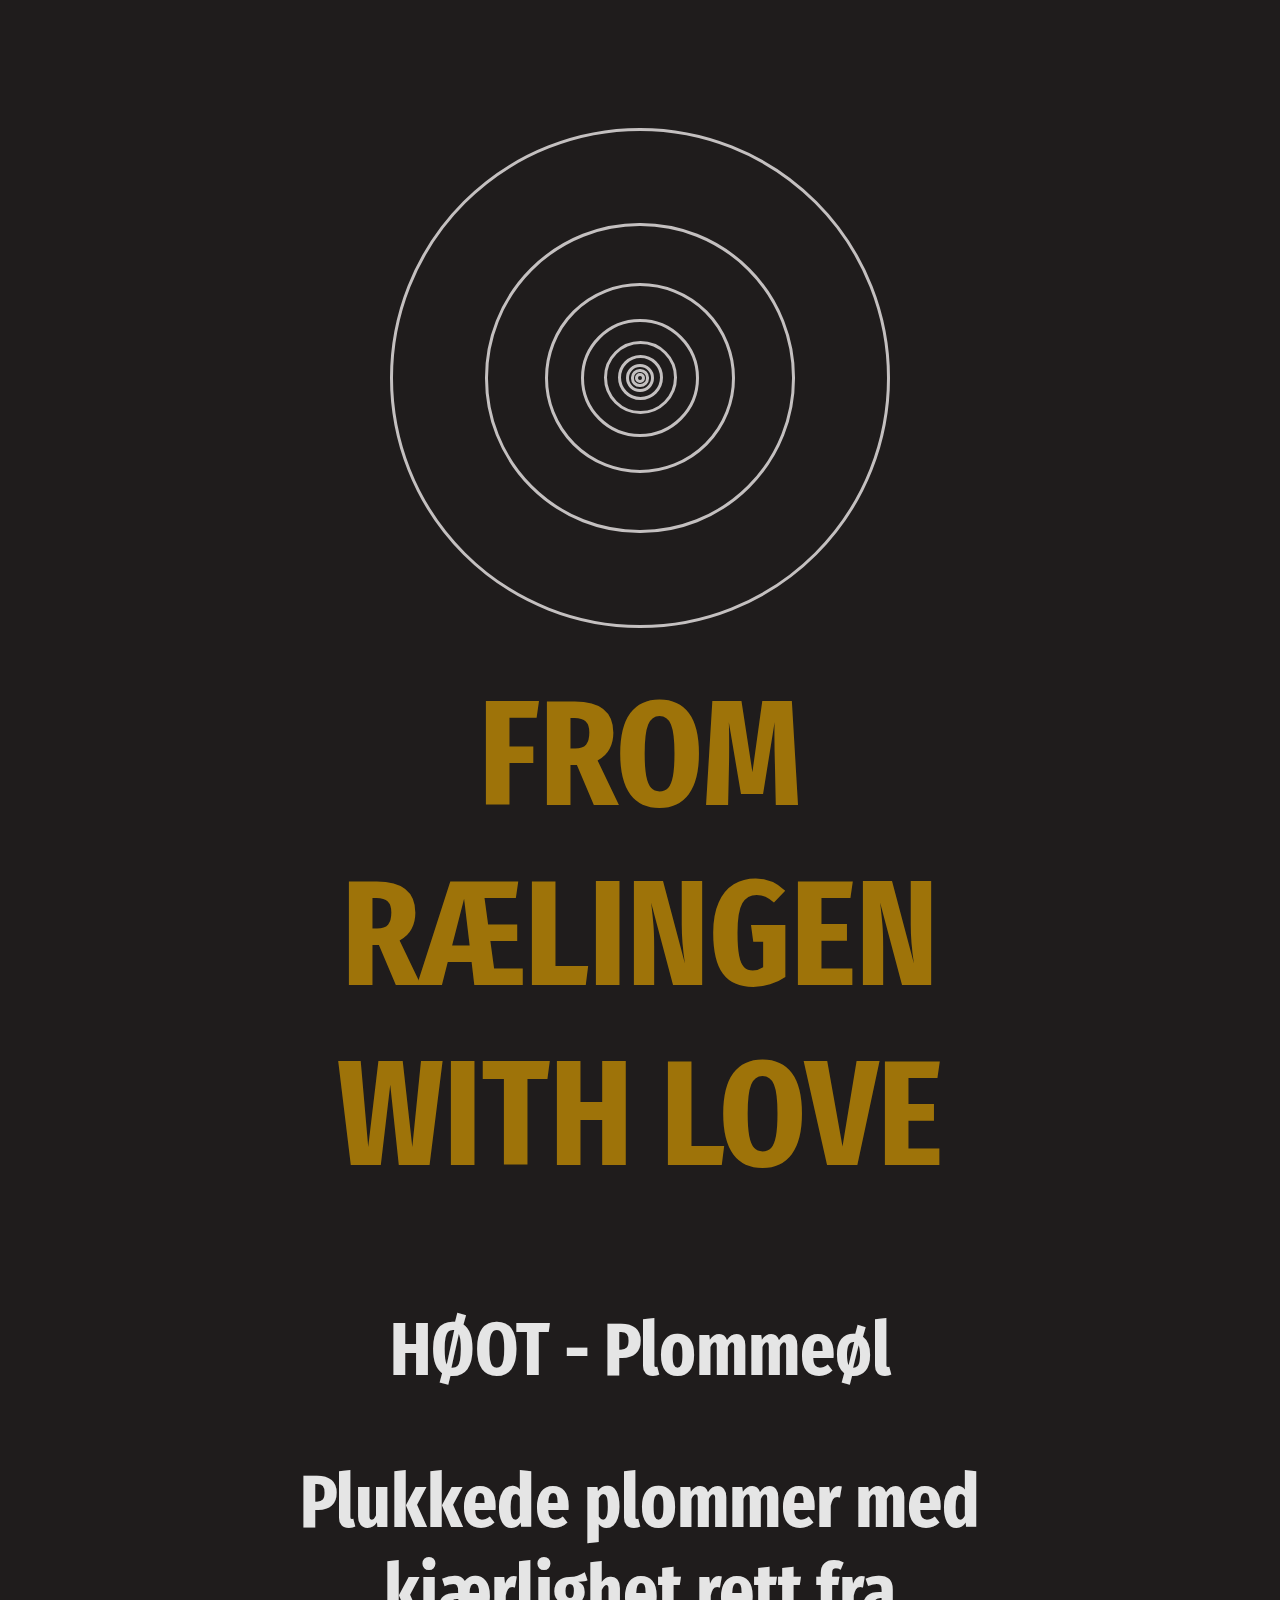
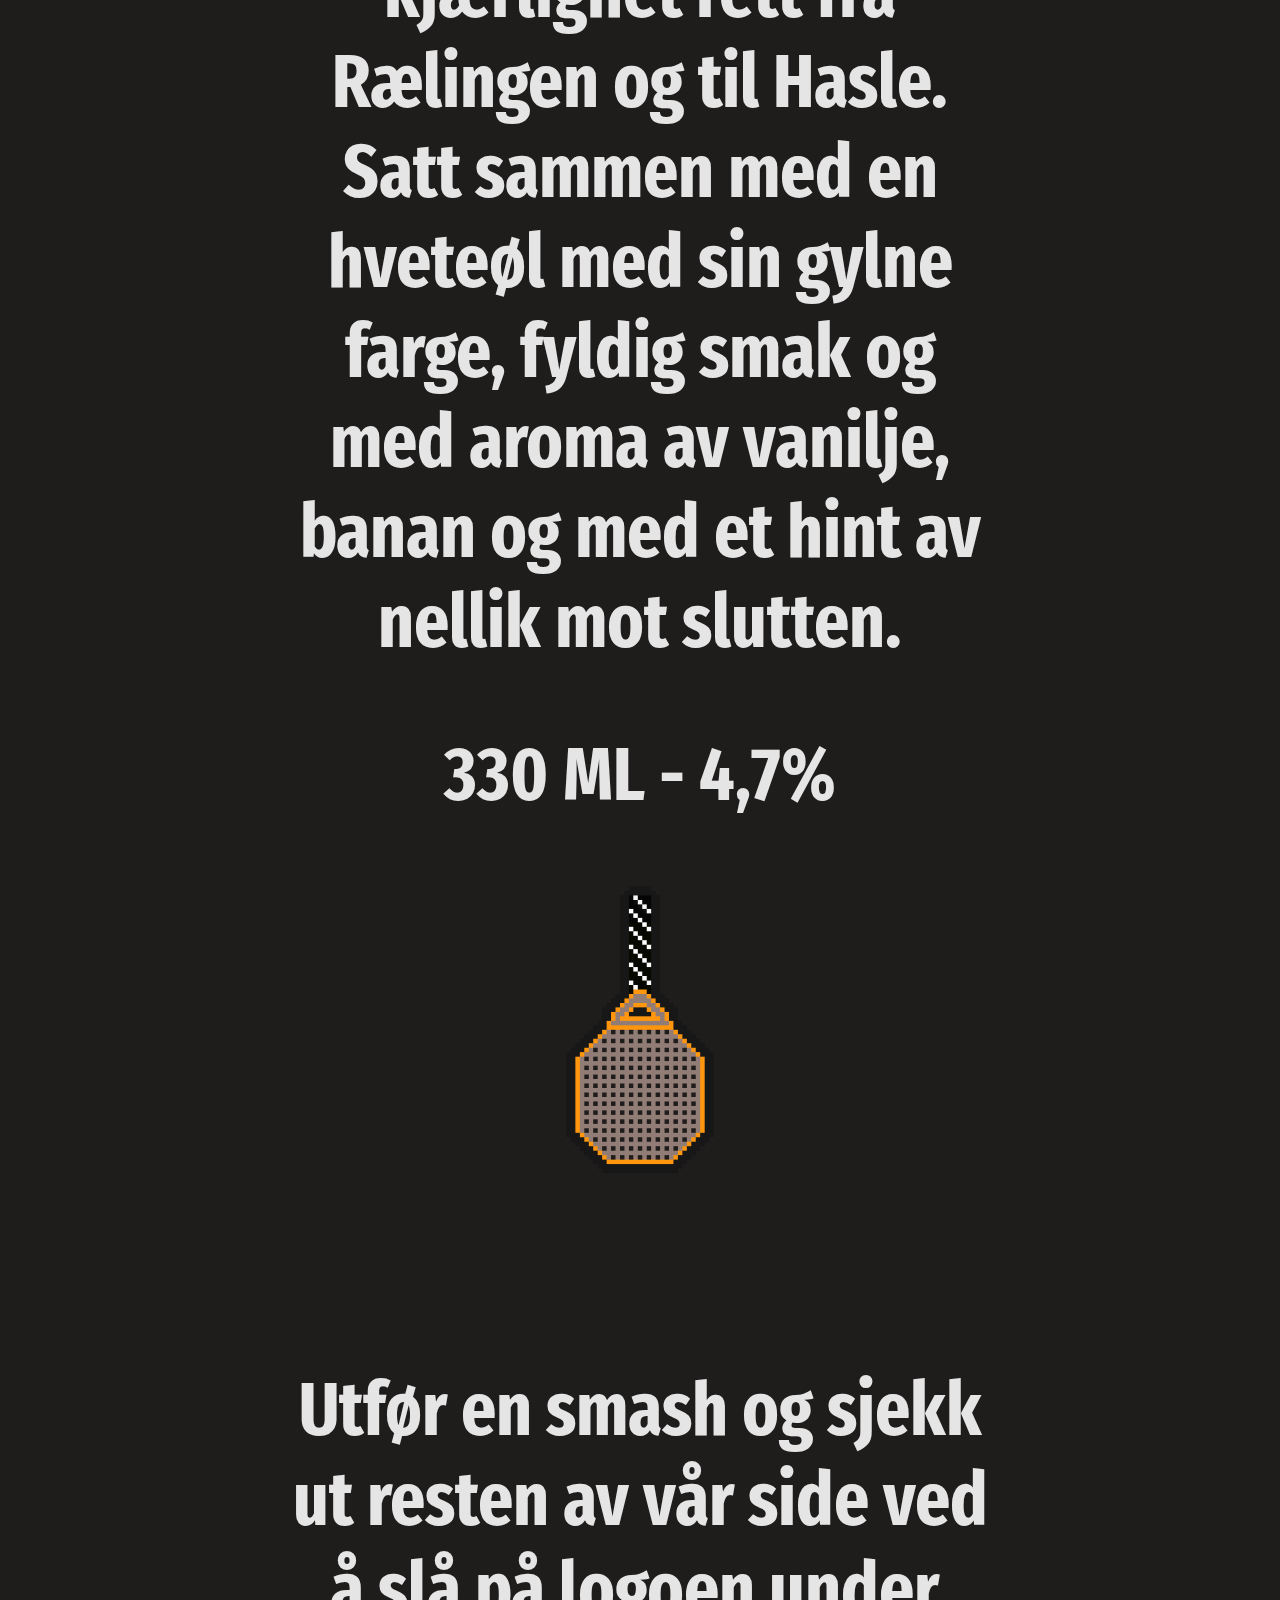
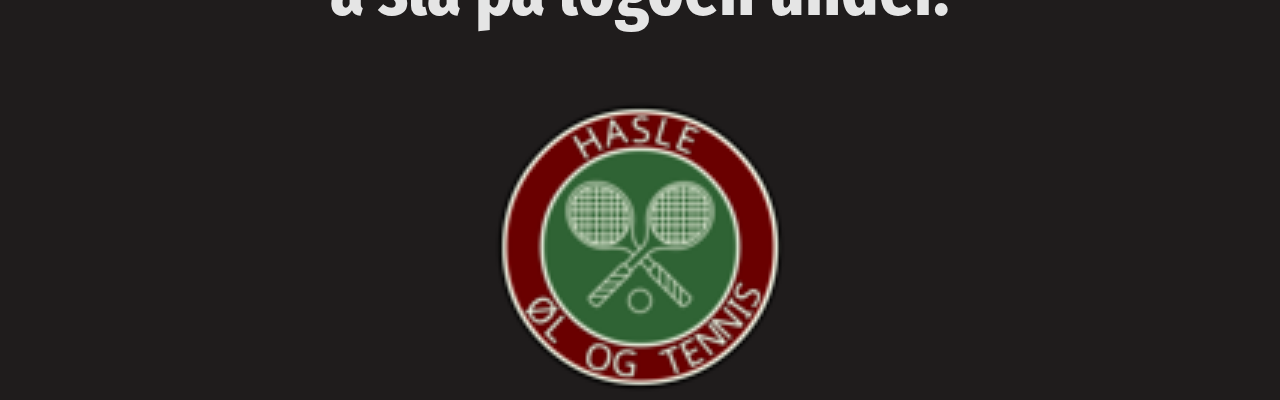
<file: fromRaelingen.html>
<head>
    <meta charset="UTF-8">
    <title>From Rælingen With Love</title>
    <link rel="preconnect" href="https://fonts.googleapis.com">
    <link rel="preconnect" href="https://fonts.gstatic.com" crossorigin>
    <link href="https://fonts.googleapis.com/css2?family=Fira+Sans+Extra+Condensed:ital,wght@1,500&display=swap" rel="stylesheet"> 
</head>
<body>

  
<div class="wrap"><span class="circle circle-1"><span class="circle circle-2"><span class="circle circle-3"><span class="circle circle-4"><span class="circle circle-5"><span class="circle circle-6"><span class="circle circle-7"><span class="circle circle-8"><span class="circle circle-9">     </span></span></span></span></span></span></span></span></span></div>

      <div class="infobox">
        <h1>FROM RÆLINGEN WITH LOVE</h1>
        <h2>HØOT - Plommeøl</h2>
        <h2>Plukkede plommer med kjærlighet rett fra Rælingen og til Hasle.
            Satt sammen med en hveteøl med sin gylne farge, fyldig smak og med aroma av vanilje, 
            banan og med et hint av nellik mot slutten.
        </h2>
         <h2>330 ML - 4,7%</h2>
         <img src="images/arrow.png" id="arrow" height="300px">
         
      </div>
      <div class="homepagebox"> 
          <h2>Utfør en smash og sjekk ut resten av vår side ved å slå på logoen under.</h2>
        <a href="index.html" class="logo"><img src="images/logo.png" height="300px"></a>
      </div>

      <style>

@import url(https://fonts.googleapis.com/css?family=Offside); 
@import url(https://allfont.net/allfont.css?fonts=crystal);
@import url(https://fonts.googleapis.com/css?family=Karla);
@import url(https://fonts.googleapis.com/css?family=VT323);
body {
  background-color: #1f1c1c;
  width:100%;
  height:100%;
  margin:0 auto;
}

h1{
        font-family: 'Fira Sans Extra Condensed', sans-serif;
        font-size: 150px;
        color: #9E7309;
      }

      h2 {
        font-family: 'Fira Sans Extra Condensed', sans-serif;
        font-size: 75px;
        color: #e5e5e5;
      }

.box {
  position: relative;
  width: 700px;
  height: 700px;
  background: none;
  display: block;
  margin: 10% auto 0; 
}

.infobox {
  position: relative;
  width: 700px;
  height: 1300px;
  color: black;
  text-align: center;
  background: none;
  display: block;
  margin: -5% auto 0;
}

.homepagebox {
  position: relative;
  width: 700px;
  height: 300px;
  color: black;
  text-align: center;
  background: none;
  display: block;
  margin: 1000px auto 0;
}




#arrow {
  animation: arrow 3s linear infinite;
}

@keyframes arrow {
  25%{
    transform: translateY(-20px); 
  }
  50%{
    transform: translateY(170px);
  }
  75%{
    transform: translateY(100px);
  }
  100%{
    transform: translateY(0px);
  }
}

:root {
  --diameter-2: 309.0169943749474px;
  --diameter-3: 190.98300562505258px;
  --diameter-4: 118.03398874989485px;
  --diameter-5: 72.94901687515771px;
  --diameter-6: 45.084971874737114px;
  --diameter-7: 27.8640450004206px;
  --diameter-8: 17.22092687431651px;
  --diameter-9: 10.64311812610409px;
}

.wrap {
  height: 500px;
  width: 500px;
  align-items: center;
  margin: 10% auto 0; 
}
.circle {
  display: block;
  box-sizing: border-box;
  border: 3px solid #c4c0c0;
  border-radius: 50%;
  position: absolute;
}
.circle-1 {
  height: 500px;
  width: 500px;
  transform: rotate(90deg);
}
.circle-2 {
  height: var(--diameter-2);
  width: var(--diameter-2);
  top: calc(50% - 154.5084971874737px);
  left: calc(50% - 154.5084971874737px);
  -webkit-animation: rot-2 6000ms infinite linear !important;
          animation: rot-2 6000ms infinite linear !important;
}
.circle-3 {
  height: var(--diameter-3);
  width: var(--diameter-3);
  top: calc(50% - 95.49150281252629px);
  left: calc(50% - 95.49150281252629px);
  -webkit-animation: rot-3 3000ms infinite linear !important;
          animation: rot-3 3000ms infinite linear !important;
}
.circle-4 {
  height: var(--diameter-4);
  width: var(--diameter-4);
  top: calc(50% - 59.01699437494742px);
  left: calc(50% - 59.01699437494742px);
  -webkit-animation: rot-4 2000ms infinite linear !important;
          animation: rot-4 2000ms infinite linear !important;
}
.circle-5 {
  height: var(--diameter-5);
  width: var(--diameter-5);
  top: calc(50% - 36.474508437578855px);
  left: calc(50% - 36.474508437578855px);
  -webkit-animation: rot-5 1500ms infinite linear !important;
          animation: rot-5 1500ms infinite linear !important;
}
.circle-6 {
  height: var(--diameter-6);
  width: var(--diameter-6);
  top: calc(50% - 22.542485937368557px);
  left: calc(50% - 22.542485937368557px);
  -webkit-animation: rot-6 1200ms infinite linear !important;
          animation: rot-6 1200ms infinite linear !important;
}
.circle-7 {
  height: var(--diameter-7);
  width: var(--diameter-7);
  top: calc(50% - 13.9320225002103px);
  left: calc(50% - 13.9320225002103px);
  -webkit-animation: rot-7 1000ms infinite linear !important;
          animation: rot-7 1000ms infinite linear !important;
}
.circle-8 {
  height: var(--diameter-8);
  width: var(--diameter-8);
  top: calc(50% - 8.610463437158256px);
  left: calc(50% - 8.610463437158256px);
  -webkit-animation: rot-8 857.1428571428571ms infinite linear !important;
          animation: rot-8 857.1428571428571ms infinite linear !important;
}
.circle-9 {
  height: var(--diameter-9);
  width: var(--diameter-9);
  top: calc(50% - 5.321559063052045px);
  left: calc(50% - 5.321559063052045px);
  -webkit-animation: rot-9 750ms infinite linear !important;
          animation: rot-9 750ms infinite linear !important;
}
@-webkit-keyframes rot-2 {
  from {
    transform: rotate(0deg) translate(95.4915028125263px) rotate(0deg);
  }
  to {
    transform: rotate(360deg) translate(95.4915028125263px) rotate(-360deg);
  }
}
@keyframes rot-2 {
  from {
    transform: rotate(0deg) translate(95.4915028125263px) rotate(0deg);
  }
  to {
    transform: rotate(360deg) translate(95.4915028125263px) rotate(-360deg);
  }
}
@-webkit-keyframes rot-3 {
  from {
    transform: rotate(0deg) translate(59.0169943749474px) rotate(0deg);
  }
  to {
    transform: rotate(360deg) translate(59.0169943749474px) rotate(-360deg);
  }
}
@keyframes rot-3 {
  from {
    transform: rotate(0deg) translate(59.0169943749474px) rotate(0deg);
  }
  to {
    transform: rotate(360deg) translate(59.0169943749474px) rotate(-360deg);
  }
}
@-webkit-keyframes rot-4 {
  from {
    transform: rotate(0deg) translate(36.47450843757887px) rotate(0deg);
  }
  to {
    transform: rotate(360deg) translate(36.47450843757887px) rotate(-360deg);
  }
}
@keyframes rot-4 {
  from {
    transform: rotate(0deg) translate(36.47450843757887px) rotate(0deg);
  }
  to {
    transform: rotate(360deg) translate(36.47450843757887px) rotate(-360deg);
  }
}
@-webkit-keyframes rot-5 {
  from {
    transform: rotate(0deg) translate(22.542485937368568px) rotate(0deg);
  }
  to {
    transform: rotate(360deg) translate(22.542485937368568px) rotate(-360deg);
  }
}
@keyframes rot-5 {
  from {
    transform: rotate(0deg) translate(22.542485937368568px) rotate(0deg);
  }
  to {
    transform: rotate(360deg) translate(22.542485937368568px) rotate(-360deg);
  }
}
@-webkit-keyframes rot-6 {
  from {
    transform: rotate(0deg) translate(13.932022500210298px) rotate(0deg);
  }
  to {
    transform: rotate(360deg) translate(13.932022500210298px) rotate(-360deg);
  }
}
@keyframes rot-6 {
  from {
    transform: rotate(0deg) translate(13.932022500210298px) rotate(0deg);
  }
  to {
    transform: rotate(360deg) translate(13.932022500210298px) rotate(-360deg);
  }
}
@-webkit-keyframes rot-7 {
  from {
    transform: rotate(0deg) translate(8.610463437158257px) rotate(0deg);
  }
  to {
    transform: rotate(360deg) translate(8.610463437158257px) rotate(-360deg);
  }
}
@keyframes rot-7 {
  from {
    transform: rotate(0deg) translate(8.610463437158257px) rotate(0deg);
  }
  to {
    transform: rotate(360deg) translate(8.610463437158257px) rotate(-360deg);
  }
}
@-webkit-keyframes rot-8 {
  from {
    transform: rotate(0deg) translate(5.321559063052044px) rotate(0deg);
  }
  to {
    transform: rotate(360deg) translate(5.321559063052044px) rotate(-360deg);
  }
}
@keyframes rot-8 {
  from {
    transform: rotate(0deg) translate(5.321559063052044px) rotate(0deg);
  }
  to {
    transform: rotate(360deg) translate(5.321559063052044px) rotate(-360deg);
  }
}
@-webkit-keyframes rot-9 {
  from {
    transform: rotate(0deg) translate(3.288904374106211px) rotate(0deg);
  }
  to {
    transform: rotate(360deg) translate(3.288904374106211px) rotate(-360deg);
  }
}
@keyframes rot-9 {
  from {
    transform: rotate(0deg) translate(3.288904374106211px) rotate(0deg);
  }
  to {
    transform: rotate(360deg) translate(3.288904374106211px) rotate(-360deg);
  }
}

      </style>

<script src="./watch.js"></script>
    </body>
</file>
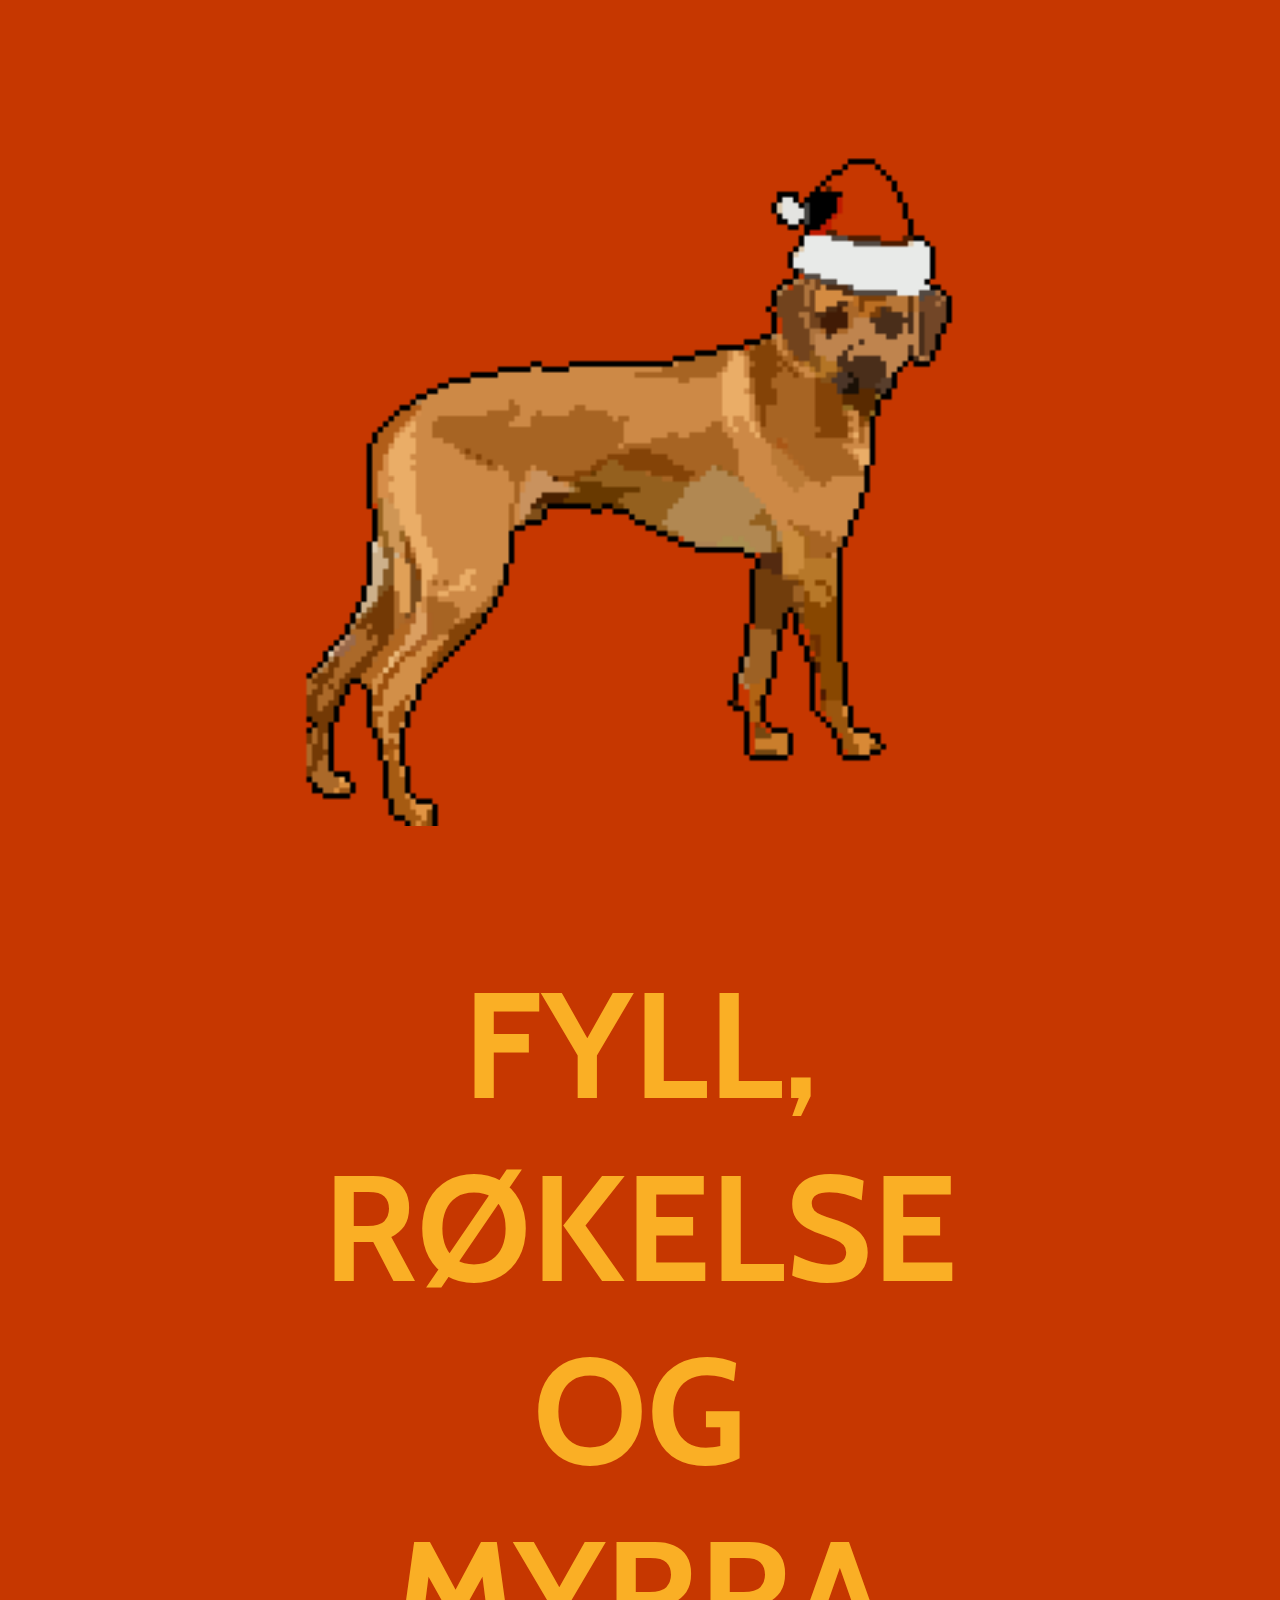
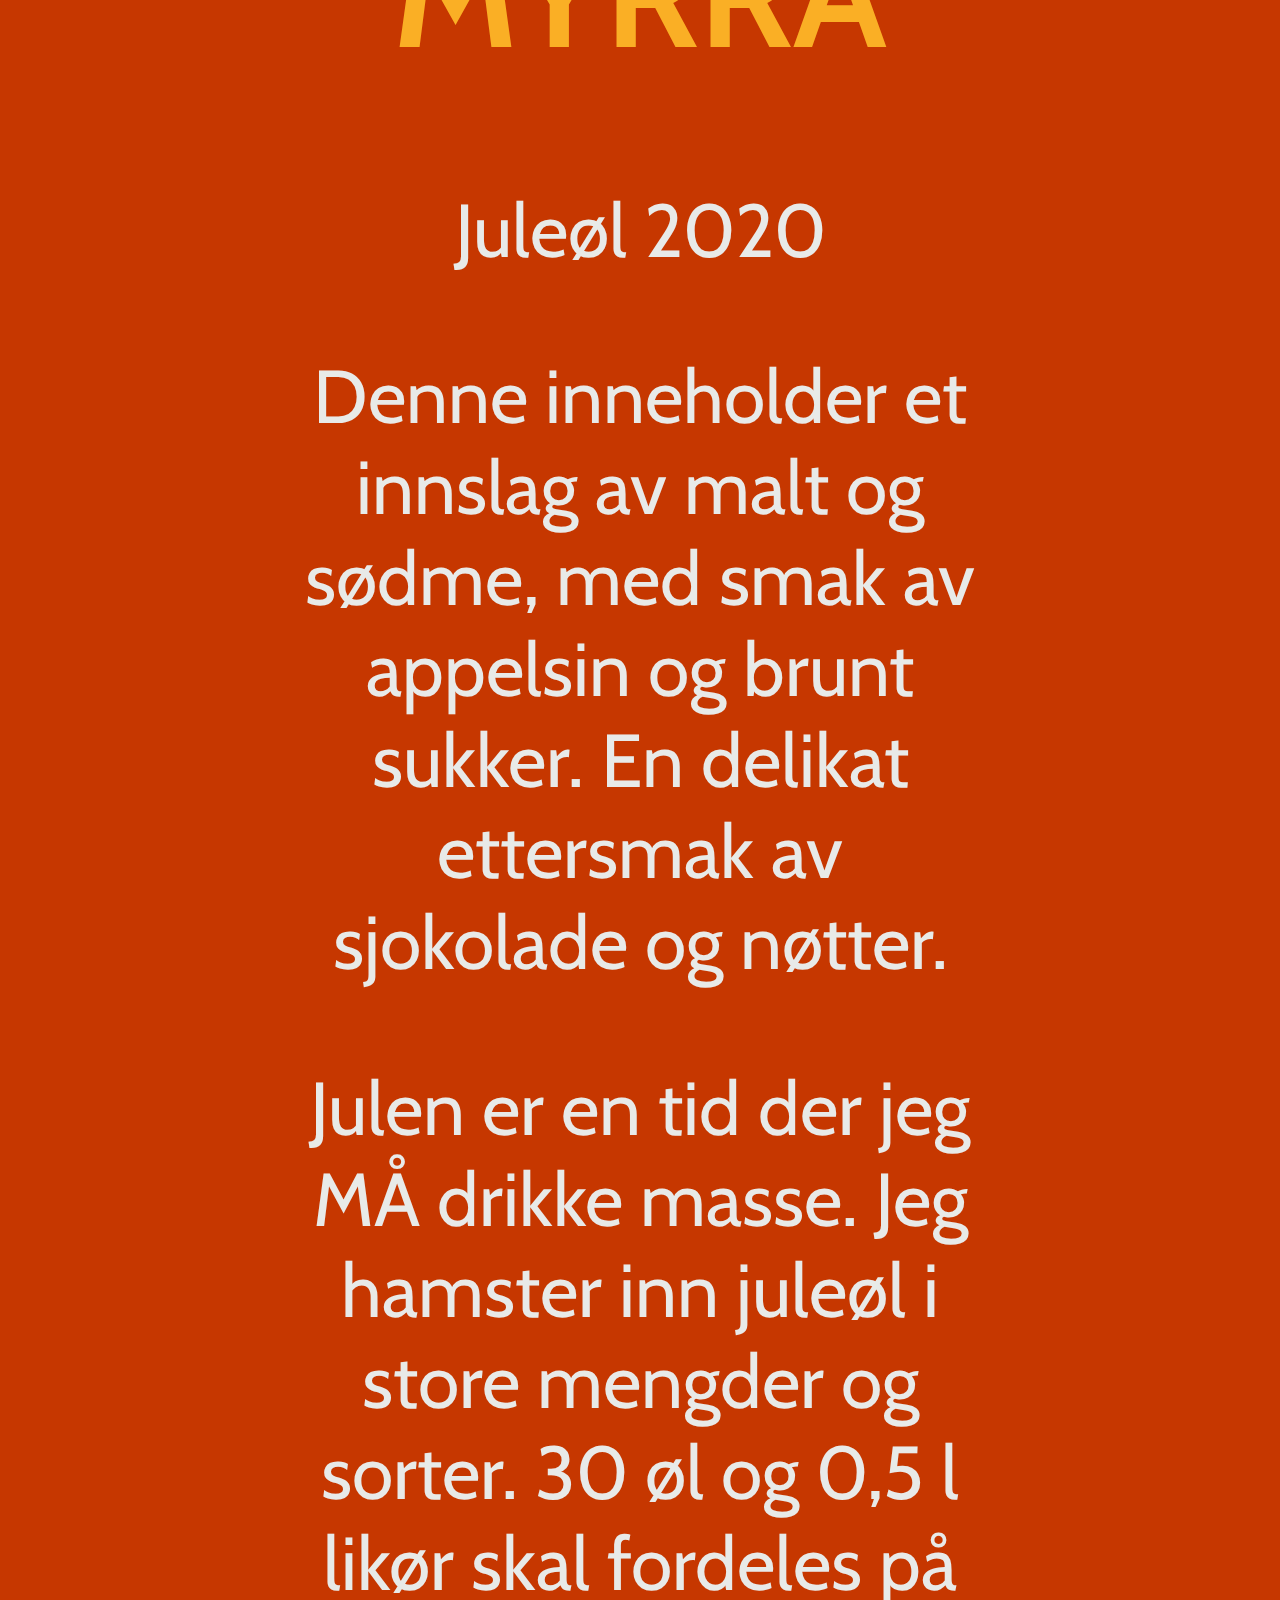
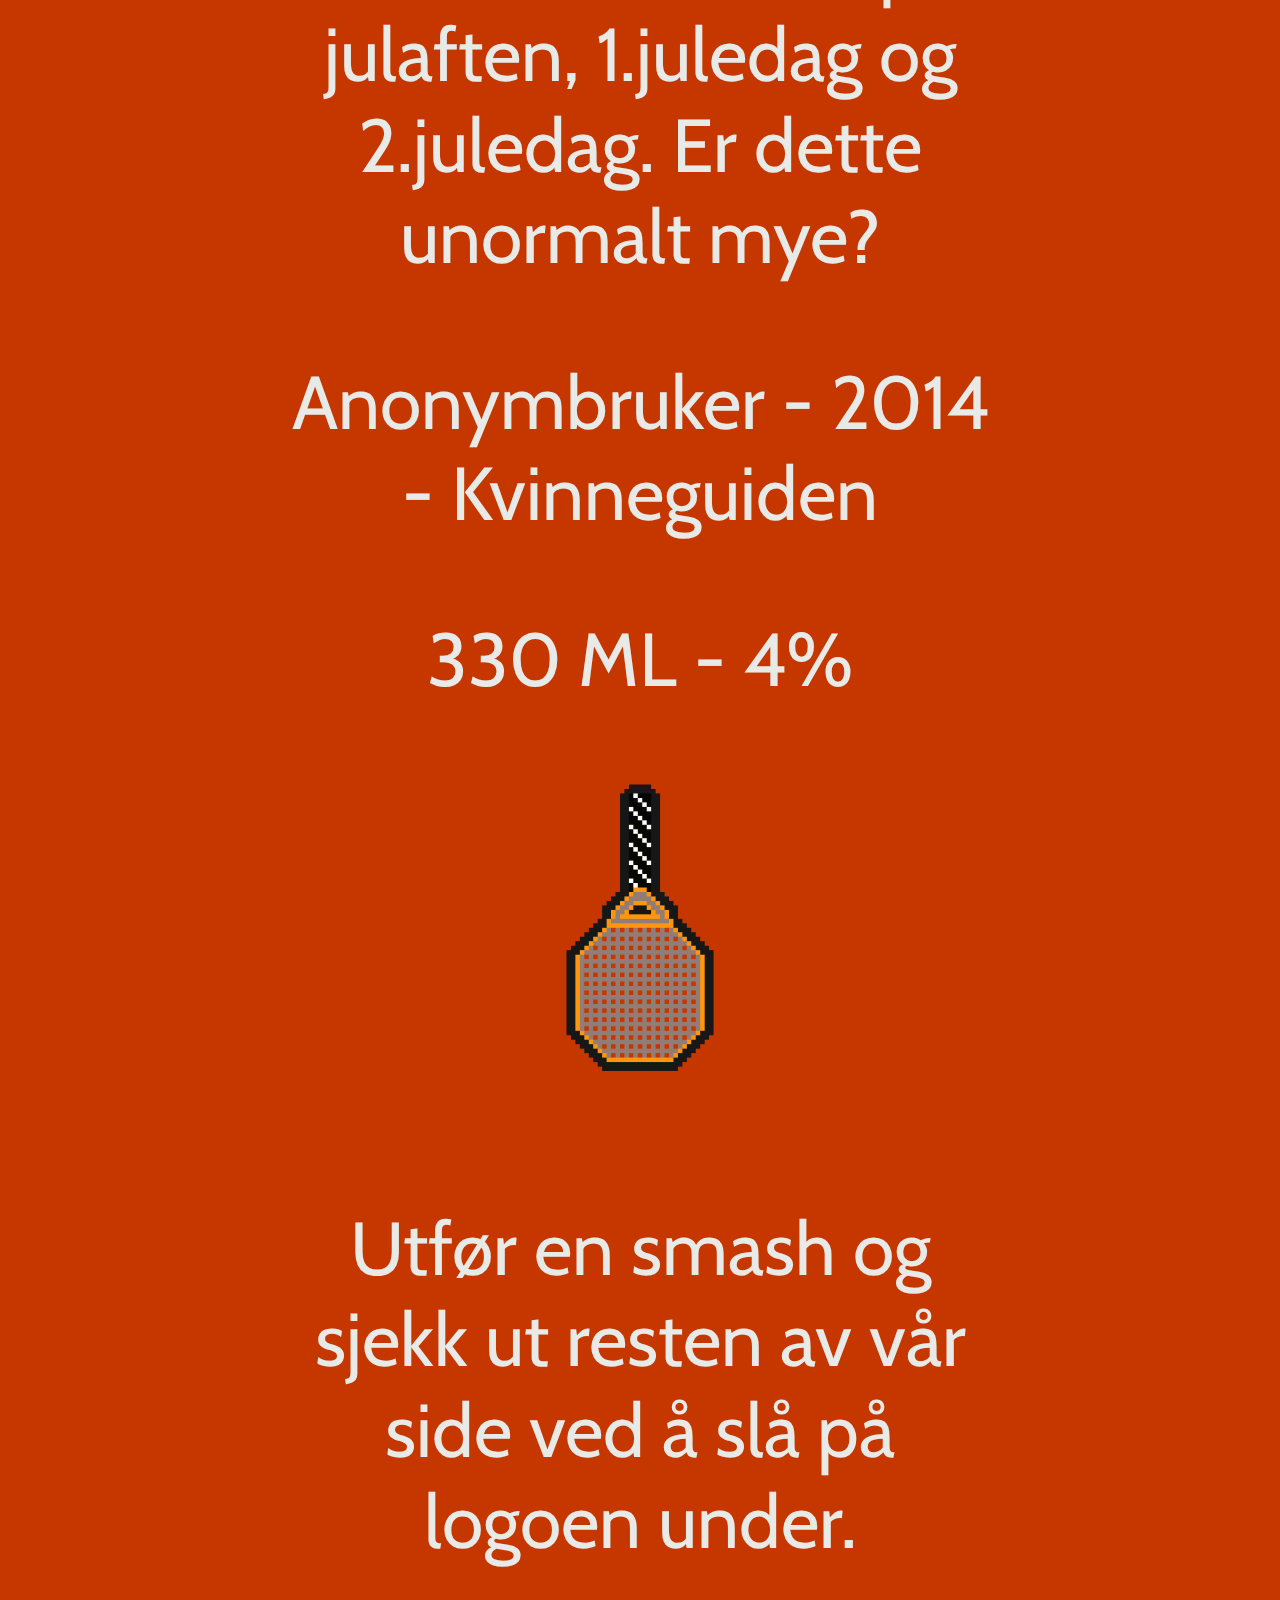
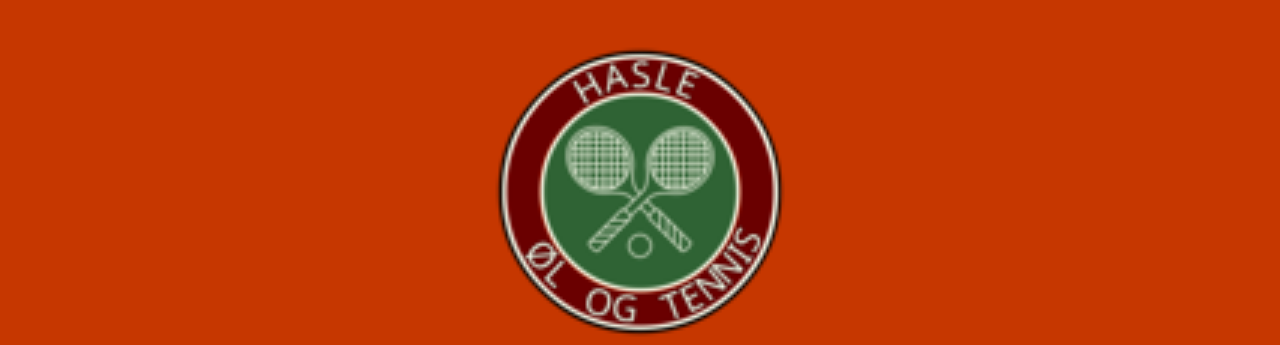
<file: jul.html>
<html>
  <head>
    <meta charset="UTF-8">
    <title>Fyll, røkelse og myrra</title>
    <link href="https://fonts.googleapis.com/css2?family=Cabin&family=Herr+Von+Muellerhoff&display=swap" rel="stylesheet"> 
  </head>
  <body>
    <div class="box">
      <img src="images/tjommijulenisse.png" height="700px">
    </div>
    <div class="infobox">
      <h1>FYLL, RØKELSE OG MYRRA</h1>
      <p>Juleøl 2020</p>
      <p>Denne inneholder et innslag av malt og sødme, med smak av appelsin og brunt sukker. En delikat ettersmak av sjokolade og nøtter.</p>
      <p>Julen er en tid der jeg MÅ drikke masse. Jeg hamster inn juleøl i store mengder og sorter. 30 øl og 0,5 l likør skal fordeles på julaften, 1.juledag og 2.juledag. 
         Er dette unormalt mye? </p>
      <p>Anonymbruker - 2014 - Kvinneguiden</p>  
       <p>330 ML - 4%</p>
       <img src="images/arrow.png" id="arrow" height="300px">
       
    </div>
    <div class="homepagebox"> 
        <p>Utfør en smash og sjekk ut resten av vår side ved å slå på logoen under.</p>
      <a href="index.html" class="logo"><img src="images/logo.png" height="300px"></a>
    </div>
    <style>

      
      h1{
        font-family: 'Cabin', sans-serif;
        font-size: 150px;
        color: #FAAF25;
      }

      p{
        font-family: 'Cabin', sans-serif;
        font-size: 75px;
        color: #E8EAE8;
      }

      * {
  box-sizing: border-box;
}

body {
  background: #C63700;
}

.infobox {
  position: relative;
  width: 700px;
  height: 1300px;
  color: black;
  text-align: center;
  background: none;
  display: block;
  margin: 10% auto 0;
}

.box {
  position: relative;
  width: 700px;
  height: 700px;
  background: none;
  display: block;
  margin: 10% auto 0;
  animation: tjommi 5s linear infinite;
}

.homepagebox {
  position: relative;
  width: 700px;
  height: 300px;
  color: black;
  text-align: center;
  background: none;
  display: block;
  margin: 2150px auto 0;
}

#arrow {
  animation: arrow 3s linear infinite;
}

@keyframes arrow {
  25%{
    transform: translateY(-20px); 
  }
  50%{
    transform: translateY(170px);
  }
  75%{
    transform: translateY(100px);
  }
  100%{
    transform: translateY(0px);
  }
}

@keyframes tjommi {
  25%{
    transform: translateX(150px) translateY(50px); 
  }
  50%{
    transform: translateX(0px) translateY(25px);
  }
  75%{
    transform: translateX(-150px) translateY(-50px);
  }
  100%{
    transform: translateX(0px) translateY(0px);
  }
}

.beer {
  position: absolute;
  width: 100%;
  height: 100%;
  background: none;
}

.cup {
  position: absolute;
  left: 15%;
  bottom: 0;
  width: 60%;
  height: 75%;
  background: none;
  border: 20px solid #5D4241;
  border-bottom-right-radius: 50px;
  border-bottom-left-radius: 50px;
  border-top-right-radius: 10px;
}

.liquid {
  position: absolute;
  bottom: 5%;
  left: 5%;
  width: 90%;
  height: 70%;
  background: #FAAF25;
  border-bottom-right-radius: 50px;
  border-bottom-left-radius: 50px;
}

.stripe-1 {
  position: absolute;
  bottom: 10%;
  left: 15%;
  width: 10%;
  height: 60%;
  border-radius: 50px;
  background: #5D4241;
}

.stripe-2 {
  position: absolute;
  bottom: 10%;
  left: 45%;
  width: 10%;
  height: 60%;
  border-radius: 50px;
  background: #5D4241;
}

.stripe-3 {
  position: absolute;
  bottom: 10%;
  right: 15%;
  width: 10%;
  height: 60%;
  border-radius: 50px;
  background: #5D4241;
}

.cup-holder {
  position: absolute;
  top: 35%;
  right: 5%;
  width: 50%;
  height: 45%;
  background: none;
  border: 25px solid #5D4241;
  border-top-right-radius: 20px;
  border-bottom-right-radius: 50%;
  -webkit-clip-path: polygon(56% 0, 100% 0, 100% 100%, 56% 100%);
  clip-path: polygon(56% 0, 100% 0, 100% 100%, 56% 100%);
}

.foam {
  position: absolute;
  left: 15%;
  top: 0;
  width: 60%;
  height: 25%;
  transform: scale(1.1);
}

.foam-1 {
  position: absolute;
  left: 8%;
  bottom: -2%;
  width: 32%;
  height: 70%;
  border-radius: 50%;
  border-bottom-left-radius: 0;
  border: 20px solid #5D4241;
  -webkit-clip-path: polygon(0 65%, 0 0, 75% 0, 75% 25%);
  clip-path: polygon(0 65%, 0 0, 75% 0, 75% 25%);
}

.foam-2 {
  position: absolute;
  left: 29%;
  bottom: 0;
  width: 40%;
  height: 85%;
  border-radius: 50%;
  border: 20px solid #5D4241;
  -webkit-clip-path: polygon(0 45%, 0 0, 100% 0, 100% 45%);
  clip-path: polygon(0 45%, 0 0, 100% 0, 100% 45%);
}

.foam-3 {
  position: absolute;
  right: 10%;
  bottom: -2%;
  width: 32%;
  height: 70%;
  border-radius: 50%;
  border-bottom-left-radius: 0;
  border: 20px solid #5D4241;
  -webkit-clip-path: polygon(0 65%, 0 0, 75% 0, 75% 25%);
  clip-path: polygon(0 65%, 0 0, 75% 0, 75% 25%);
  transform: scaleX(-1);
}

.bubbles-1 {
  position: absolute;
  top: 5%;
  right: 38%;
  width: 8%;
  height: 8%;
  background: #5D4241;
  border-radius: 50%;
  transition: all 0.5s;
  animation: bubbling 2s infinite linear;
}

.bubbles-2 {
  position: absolute;
  top: 0%;
  left: 38%;
  width: 8%;
  height: 8%;
  background: #5D4241;
  border-radius: 50%;
  transition: all 0.5s;
  animation: bubbling 1s infinite linear;
}

.bubbles-3 {
  position: absolute;
  top: 0%;
  left: 25%;
  width: 8%;
  height: 8%;
  background: #5D4241;
  border-radius: 50%;
  transition: all 0.5s;
  animation: bubbling 2s infinite linear;
}

@keyframes bubbling {
  0% {
    transform: scale(1) tanslateY(0);
  }
  100% {
    transform: scale(0) translate(0, -250px);
  }
}


    </style>
    </body>
      </html>
</file>
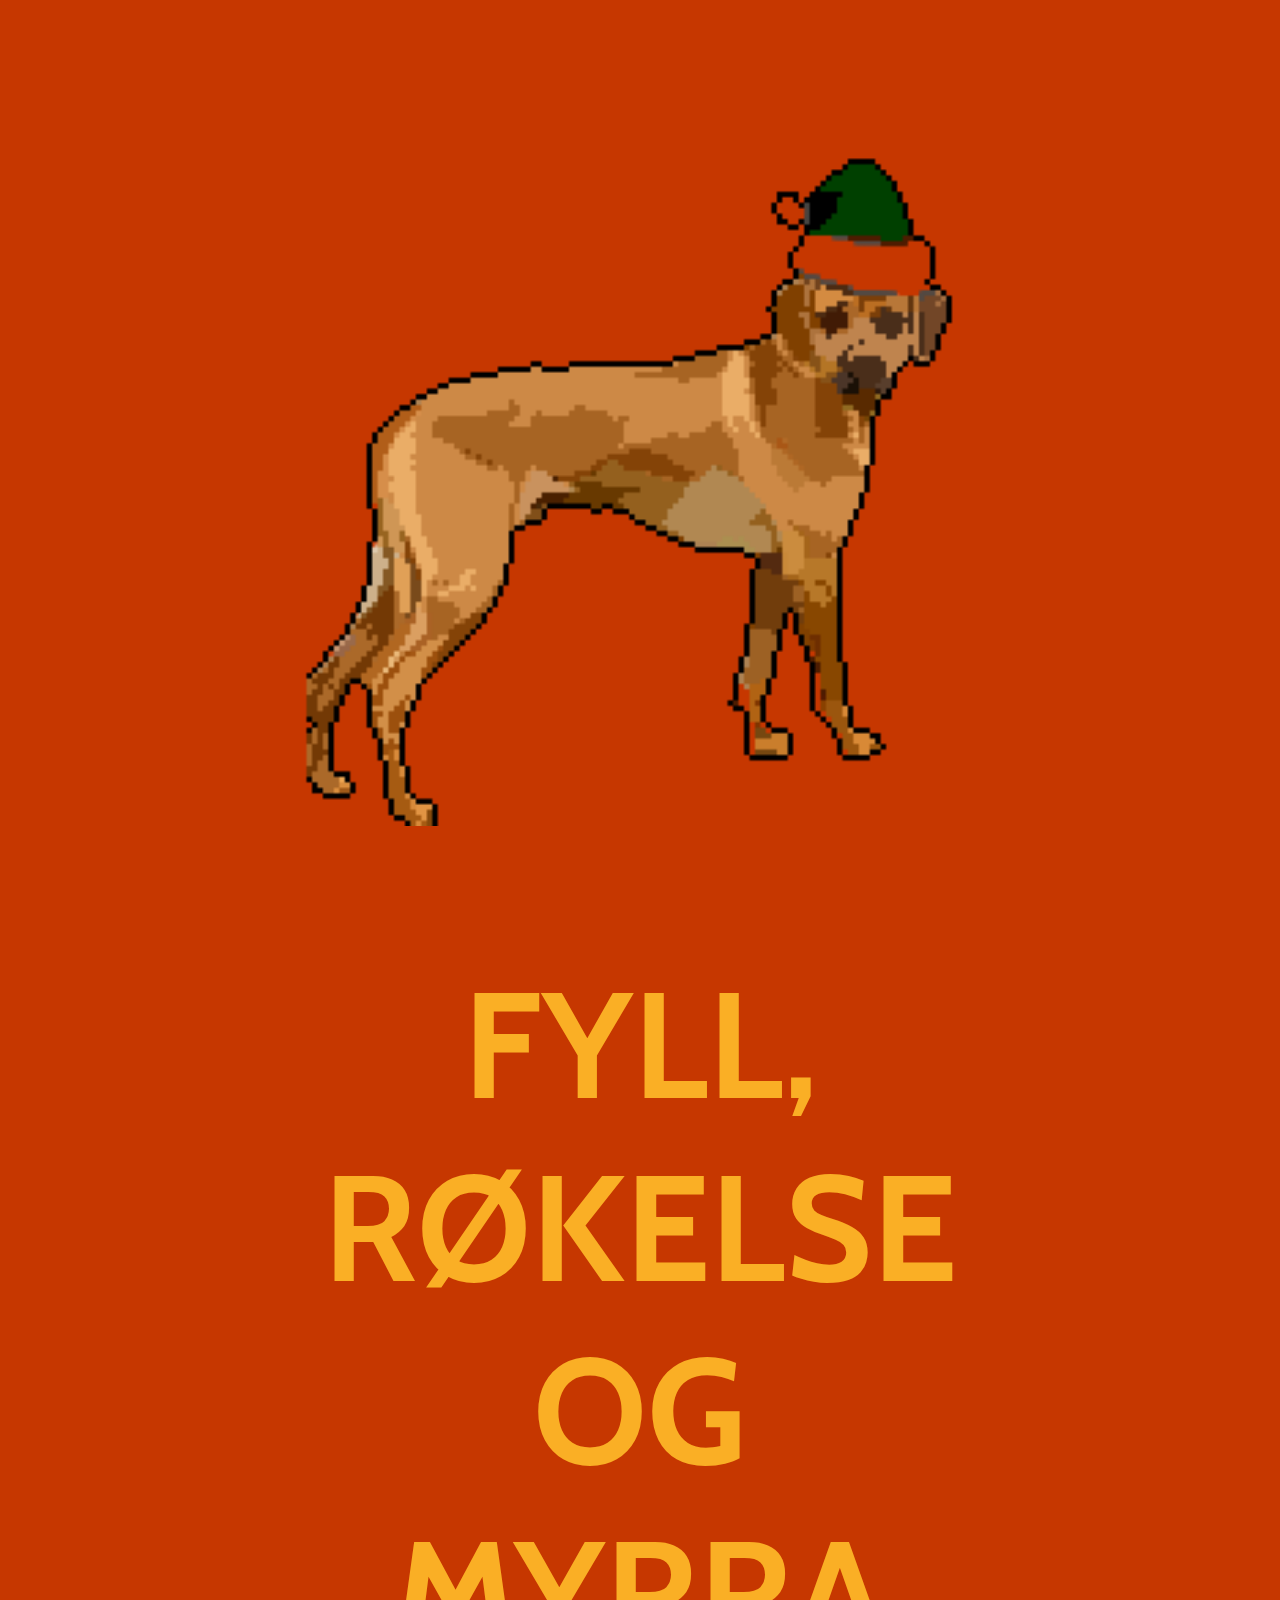
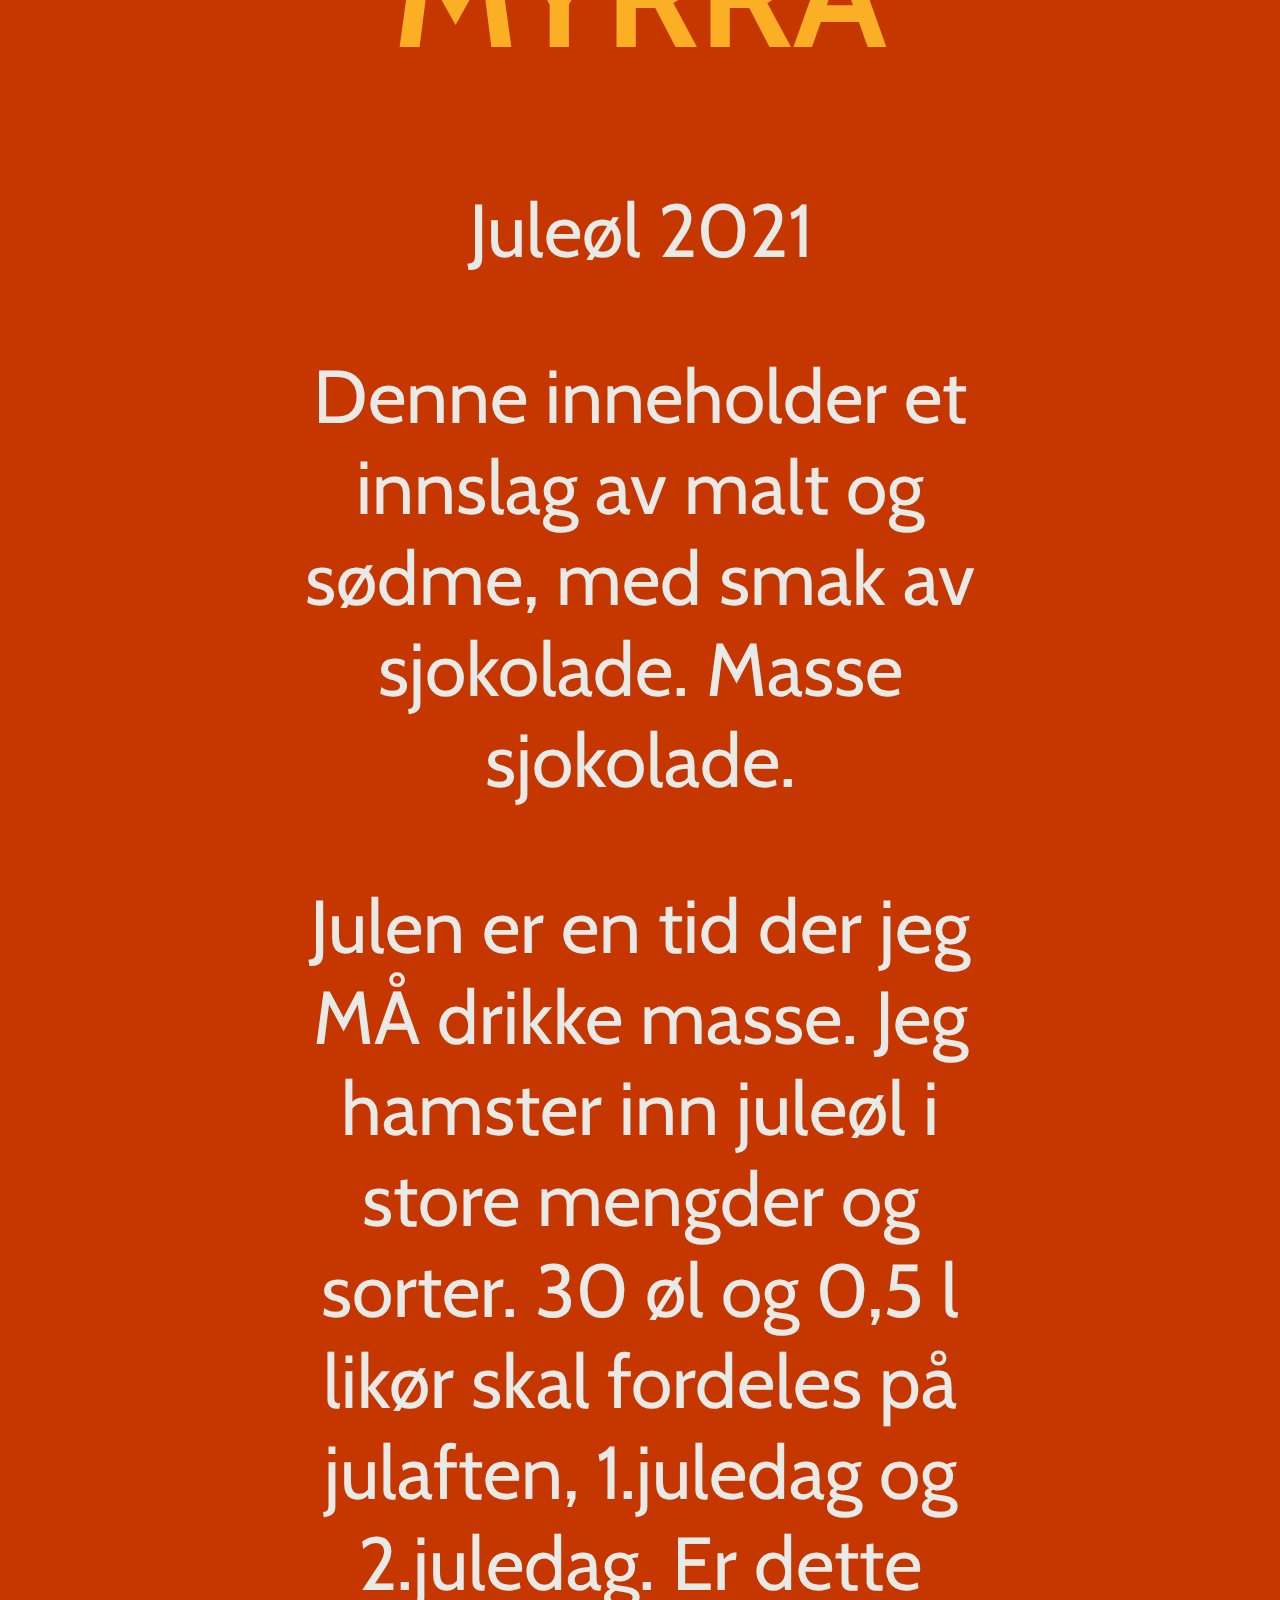
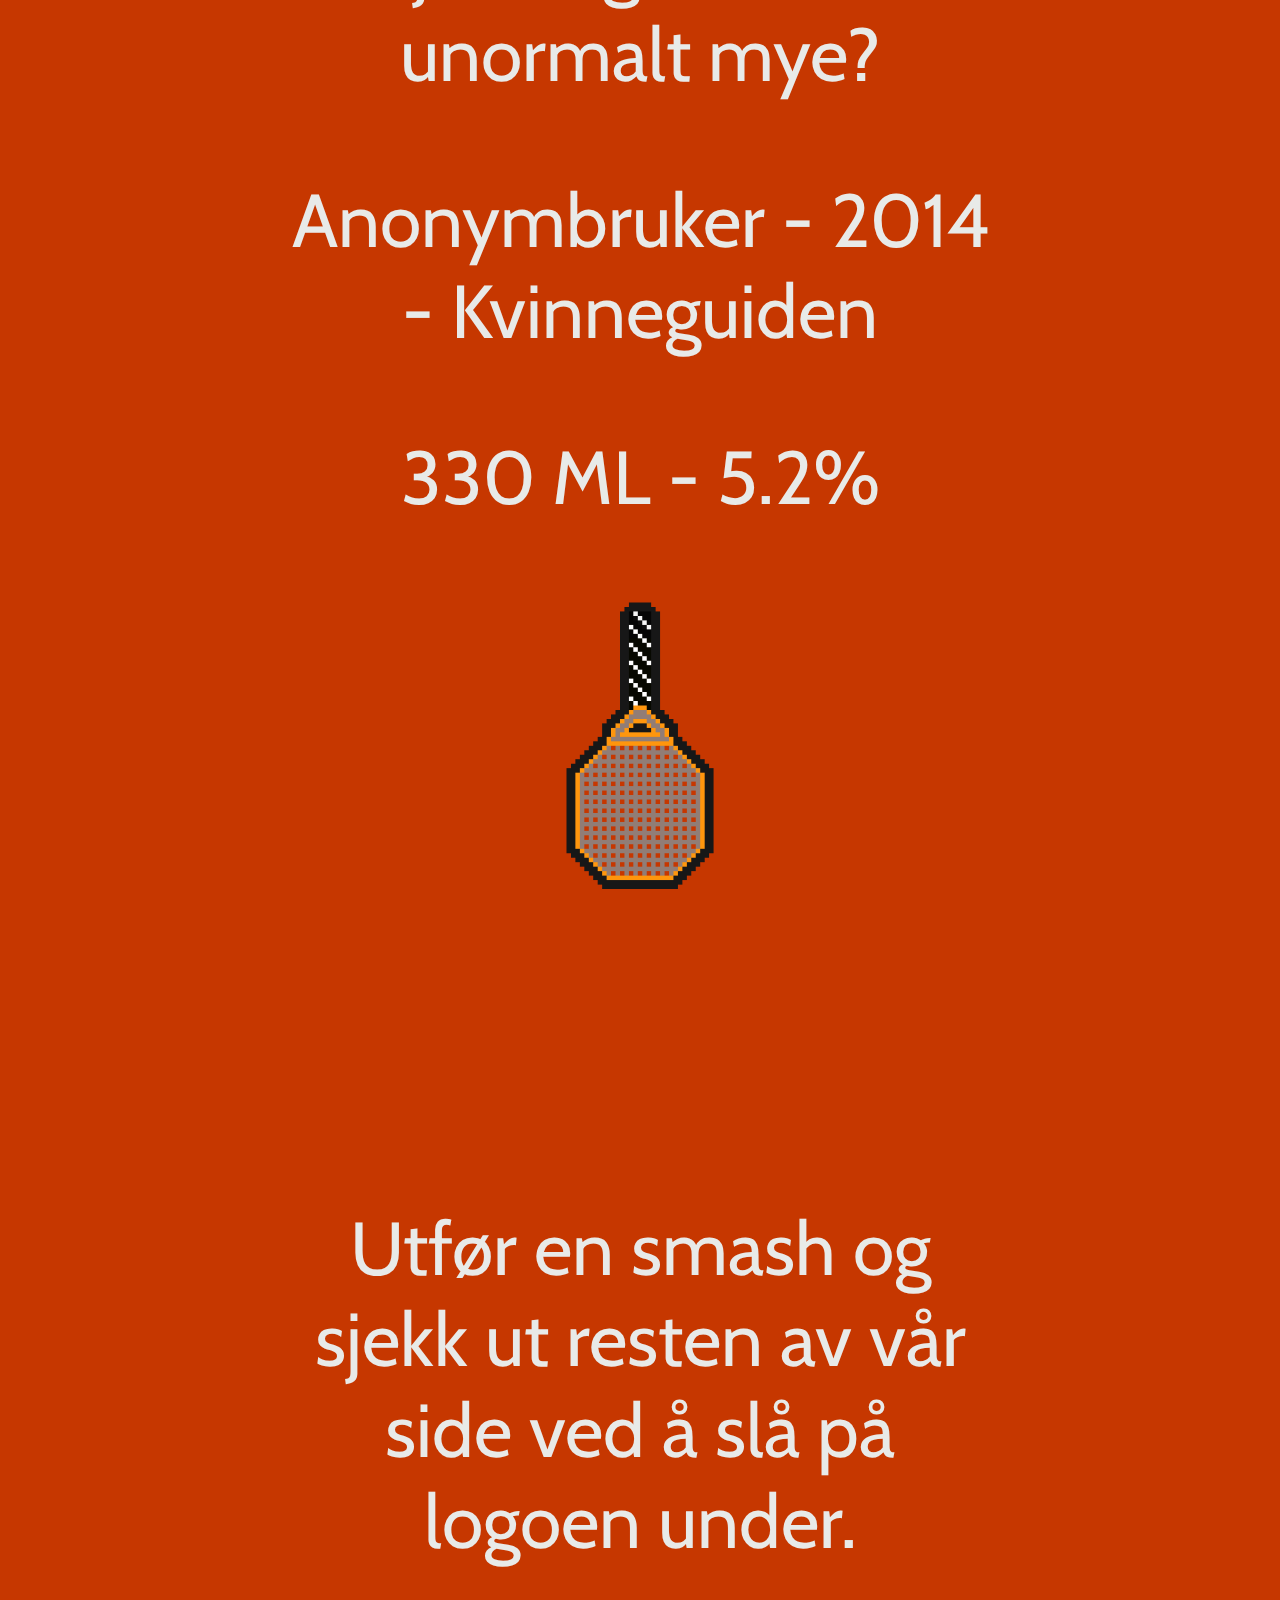
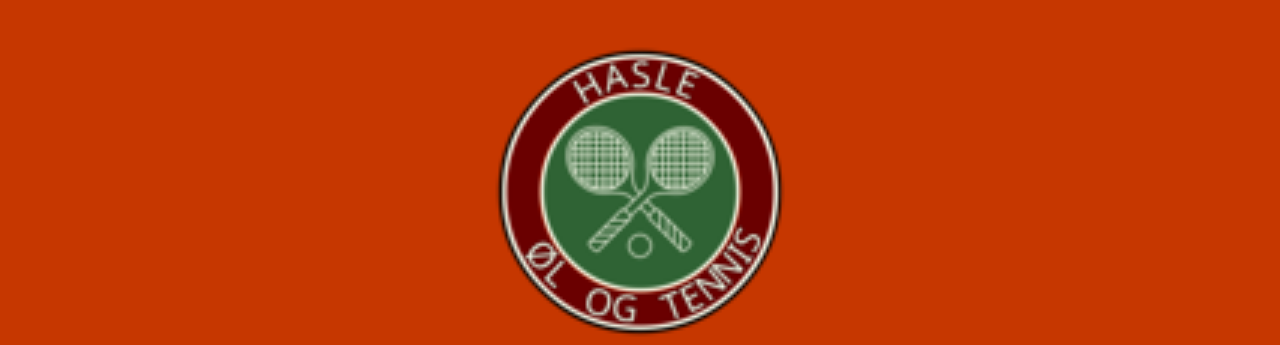
<file: jul2021.html>
<html>
  <head>
    <meta charset="UTF-8">
    <title>Fyll, røkelse og myrra</title>
    <link href="https://fonts.googleapis.com/css2?family=Cabin&family=Herr+Von+Muellerhoff&display=swap" rel="stylesheet"> 
  </head>
  <body>
    <div class="box">
      <img src="images/tjommijulenisse2021.png" height="700px">
    </div>
    <div class="infobox">
      <h1>FYLL, RØKELSE OG MYRRA</h1>
      <p>Juleøl 2021</p>
      <p>Denne inneholder et innslag av malt og sødme, med smak av sjokolade. Masse sjokolade. </p>
      <p>Julen er en tid der jeg MÅ drikke masse. Jeg hamster inn juleøl i store mengder og sorter. 30 øl og 0,5 l likør skal fordeles på julaften, 1.juledag og 2.juledag. 
         Er dette unormalt mye? </p>
      <p>Anonymbruker - 2014 - Kvinneguiden</p>  
       <p>330 ML - 5.2%</p>
       <img src="images/arrow.png" id="arrow" height="300px">
       
    </div>
    <div class="homepagebox"> 
        <p>Utfør en smash og sjekk ut resten av vår side ved å slå på logoen under.</p>
      <a href="index.html" class="logo"><img src="images/logo.png" height="300px"></a>
    </div>
    <style>

      
      h1{
        font-family: 'Cabin', sans-serif;
        font-size: 150px;
        color: #FAAF25;
      }

      p{
        font-family: 'Cabin', sans-serif;
        font-size: 75px;
        color: #E8EAE8;
      }

      * {
  box-sizing: border-box;
}

body {
  background: #C63700;
}

.infobox {
  position: relative;
  width: 700px;
  height: 1300px;
  color: black;
  text-align: center;
  background: none;
  display: block;
  margin: 10% auto 0;
}

.box {
  position: relative;
  width: 700px;
  height: 700px;
  background: none;
  display: block;
  margin: 10% auto 0;
  animation: tjommi 5s linear infinite;
}

.homepagebox {
  position: relative;
  width: 700px;
  height: 300px;
  color: black;
  text-align: center;
  background: none;
  display: block;
  margin: 2150px auto 0;
}

#arrow {
  animation: arrow 3s linear infinite;
}

@keyframes arrow {
  25%{
    transform: translateY(-20px); 
  }
  50%{
    transform: translateY(170px);
  }
  75%{
    transform: translateY(100px);
  }
  100%{
    transform: translateY(0px);
  }
}

@keyframes tjommi {
  25%{
    transform: translateX(150px) translateY(50px); 
  }
  50%{
    transform: translateX(0px) translateY(25px);
  }
  75%{
    transform: translateX(-150px) translateY(-50px);
  }
  100%{
    transform: translateX(0px) translateY(0px);
  }
}

.beer {
  position: absolute;
  width: 100%;
  height: 100%;
  background: none;
}

.cup {
  position: absolute;
  left: 15%;
  bottom: 0;
  width: 60%;
  height: 75%;
  background: none;
  border: 20px solid #5D4241;
  border-bottom-right-radius: 50px;
  border-bottom-left-radius: 50px;
  border-top-right-radius: 10px;
}

.liquid {
  position: absolute;
  bottom: 5%;
  left: 5%;
  width: 90%;
  height: 70%;
  background: #FAAF25;
  border-bottom-right-radius: 50px;
  border-bottom-left-radius: 50px;
}

.stripe-1 {
  position: absolute;
  bottom: 10%;
  left: 15%;
  width: 10%;
  height: 60%;
  border-radius: 50px;
  background: #5D4241;
}

.stripe-2 {
  position: absolute;
  bottom: 10%;
  left: 45%;
  width: 10%;
  height: 60%;
  border-radius: 50px;
  background: #5D4241;
}

.stripe-3 {
  position: absolute;
  bottom: 10%;
  right: 15%;
  width: 10%;
  height: 60%;
  border-radius: 50px;
  background: #5D4241;
}

.cup-holder {
  position: absolute;
  top: 35%;
  right: 5%;
  width: 50%;
  height: 45%;
  background: none;
  border: 25px solid #5D4241;
  border-top-right-radius: 20px;
  border-bottom-right-radius: 50%;
  -webkit-clip-path: polygon(56% 0, 100% 0, 100% 100%, 56% 100%);
  clip-path: polygon(56% 0, 100% 0, 100% 100%, 56% 100%);
}

.foam {
  position: absolute;
  left: 15%;
  top: 0;
  width: 60%;
  height: 25%;
  transform: scale(1.1);
}

.foam-1 {
  position: absolute;
  left: 8%;
  bottom: -2%;
  width: 32%;
  height: 70%;
  border-radius: 50%;
  border-bottom-left-radius: 0;
  border: 20px solid #5D4241;
  -webkit-clip-path: polygon(0 65%, 0 0, 75% 0, 75% 25%);
  clip-path: polygon(0 65%, 0 0, 75% 0, 75% 25%);
}

.foam-2 {
  position: absolute;
  left: 29%;
  bottom: 0;
  width: 40%;
  height: 85%;
  border-radius: 50%;
  border: 20px solid #5D4241;
  -webkit-clip-path: polygon(0 45%, 0 0, 100% 0, 100% 45%);
  clip-path: polygon(0 45%, 0 0, 100% 0, 100% 45%);
}

.foam-3 {
  position: absolute;
  right: 10%;
  bottom: -2%;
  width: 32%;
  height: 70%;
  border-radius: 50%;
  border-bottom-left-radius: 0;
  border: 20px solid #5D4241;
  -webkit-clip-path: polygon(0 65%, 0 0, 75% 0, 75% 25%);
  clip-path: polygon(0 65%, 0 0, 75% 0, 75% 25%);
  transform: scaleX(-1);
}

.bubbles-1 {
  position: absolute;
  top: 5%;
  right: 38%;
  width: 8%;
  height: 8%;
  background: #5D4241;
  border-radius: 50%;
  transition: all 0.5s;
  animation: bubbling 2s infinite linear;
}

.bubbles-2 {
  position: absolute;
  top: 0%;
  left: 38%;
  width: 8%;
  height: 8%;
  background: #5D4241;
  border-radius: 50%;
  transition: all 0.5s;
  animation: bubbling 1s infinite linear;
}

.bubbles-3 {
  position: absolute;
  top: 0%;
  left: 25%;
  width: 8%;
  height: 8%;
  background: #5D4241;
  border-radius: 50%;
  transition: all 0.5s;
  animation: bubbling 2s infinite linear;
}

@keyframes bubbling {
  0% {
    transform: scale(1) tanslateY(0);
  }
  100% {
    transform: scale(0) translate(0, -250px);
  }
}


    </style>
    </body>
      </html>
</file>
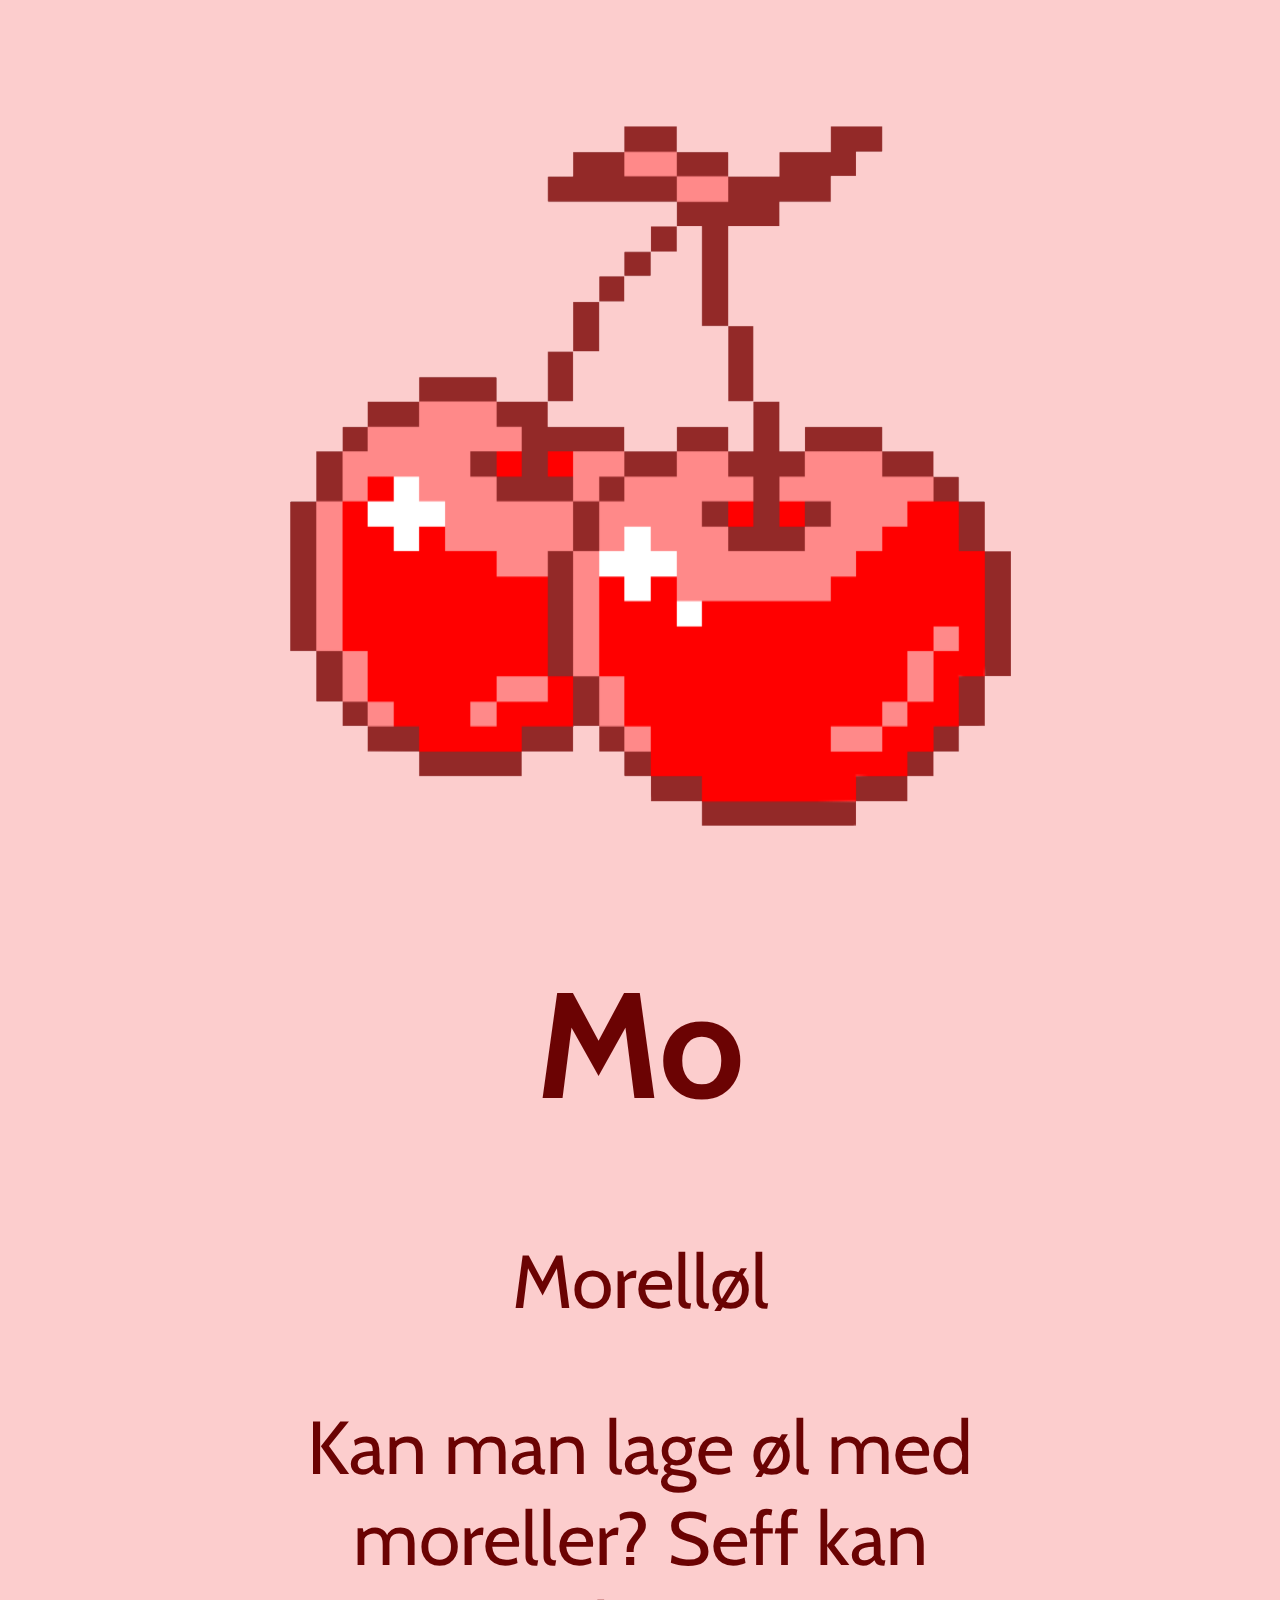
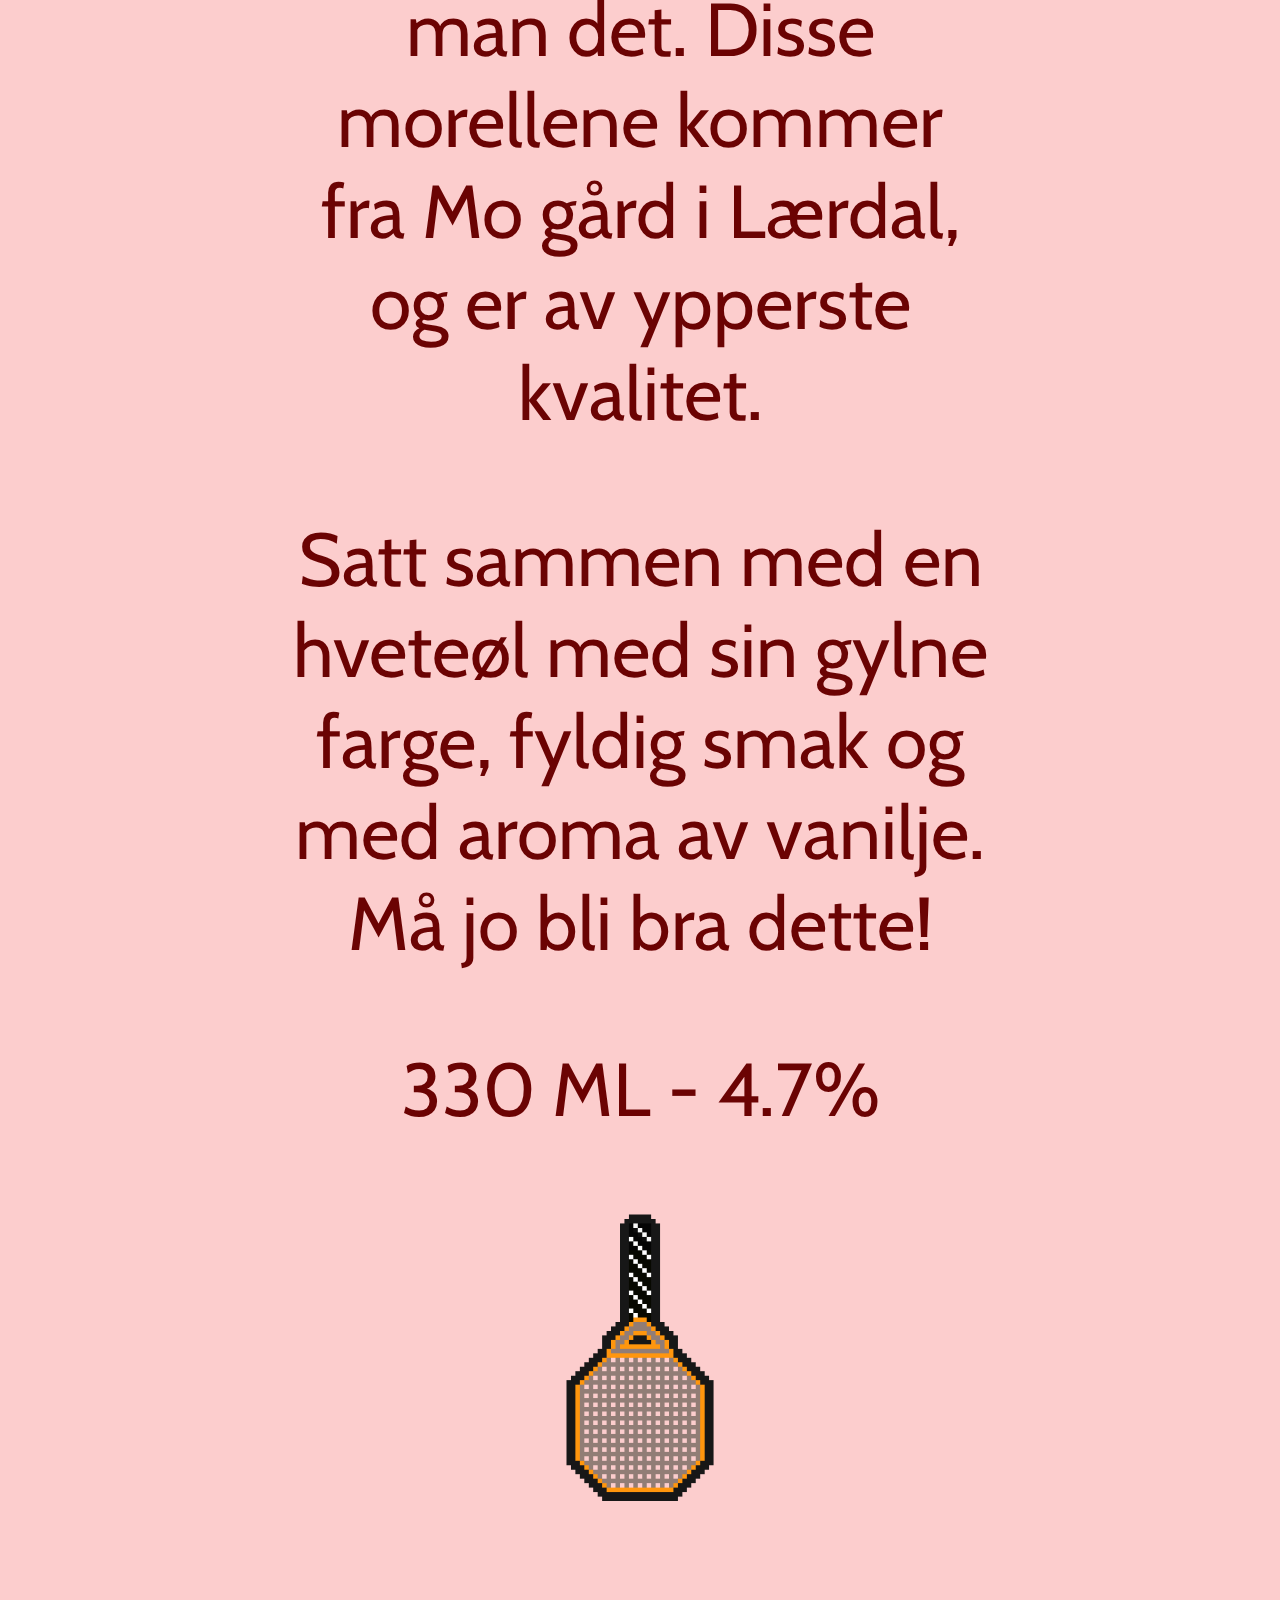
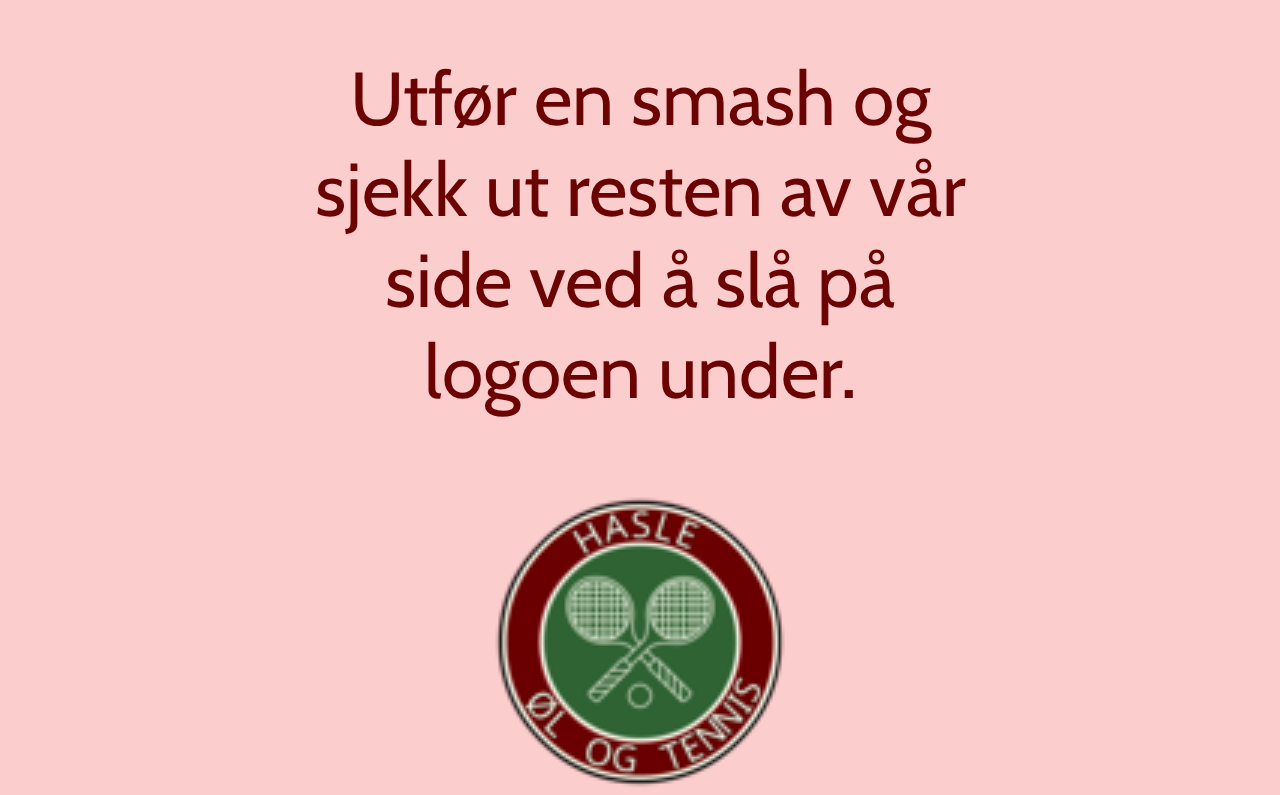
<file: mo.html>
<html>
  <head>
    <meta charset="UTF-8">
    <title>Mo</title>
    <link href="https://fonts.googleapis.com/css2?family=Cabin&family=Herr+Von+Muellerhoff&display=swap" rel="stylesheet"> 
  </head>
  <body>
    <div class="box">
      <img src="images/pixelMorell.png" height="700px">
    </div>
    <div class="infobox">
      <h1>Mo</h1>
      <p>Morelløl</p>
      <p>Kan man lage øl med moreller? Seff kan man det. Disse morellene kommer fra Mo gård i Lærdal, og er av ypperste kvalitet.</p>
      <p>Satt sammen med en hveteøl med sin gylne farge, fyldig smak og med aroma av vanilje. Må jo bli bra dette! </p>
       <p>330 ML - 4.7%</p>
       <img src="images/arrow.png" id="arrow" height="300px">
       
    </div>
    <div class="homepagebox"> 
        <p>Utfør en smash og sjekk ut resten av vår side ved å slå på logoen under.</p>
      <a href="index.html" class="logo"><img src="images/logo.png" height="300px"></a>
    </div>
    <style>

      
      h1{
        font-family: 'Cabin', sans-serif;
        font-size: 150px;
        color: #6b0303;
      }

      p{
        font-family: 'Cabin', sans-serif;
        font-size: 75px;
        color: #6b0303;
      }

      * {
  box-sizing: border-box;
}

body {
  background: #FCCDCD;
}

.infobox {
  position: relative;
  width: 700px;
  height: 1300px;
  color: black;
  text-align: center;
  background: none;
  display: block;
  margin: 10% auto 0;
}

.box {
  position: relative;
  width: 700px;
  height: 700px;
  background: none;
  display: block;
  margin: 10% auto 0;
  animation: beat .55s infinite alternate;
}

@keyframes beat{
	to { transform: scale(1.2); }
}

.homepagebox {
  position: relative;
  width: 700px;
  height: 300px;
  color: black;
  text-align: center;
  background: none;
  display: block;
  margin: 1000px auto 0;
}

#arrow {
  animation: arrow 3s linear infinite;
}

@keyframes arrow {
  25%{
    transform: translateY(-20px); 
  }
  50%{
    transform: translateY(170px);
  }
  75%{
    transform: translateY(100px);
  }
  100%{
    transform: translateY(0px);
  }
}


    </style>
    </body>
      </html>
</file>
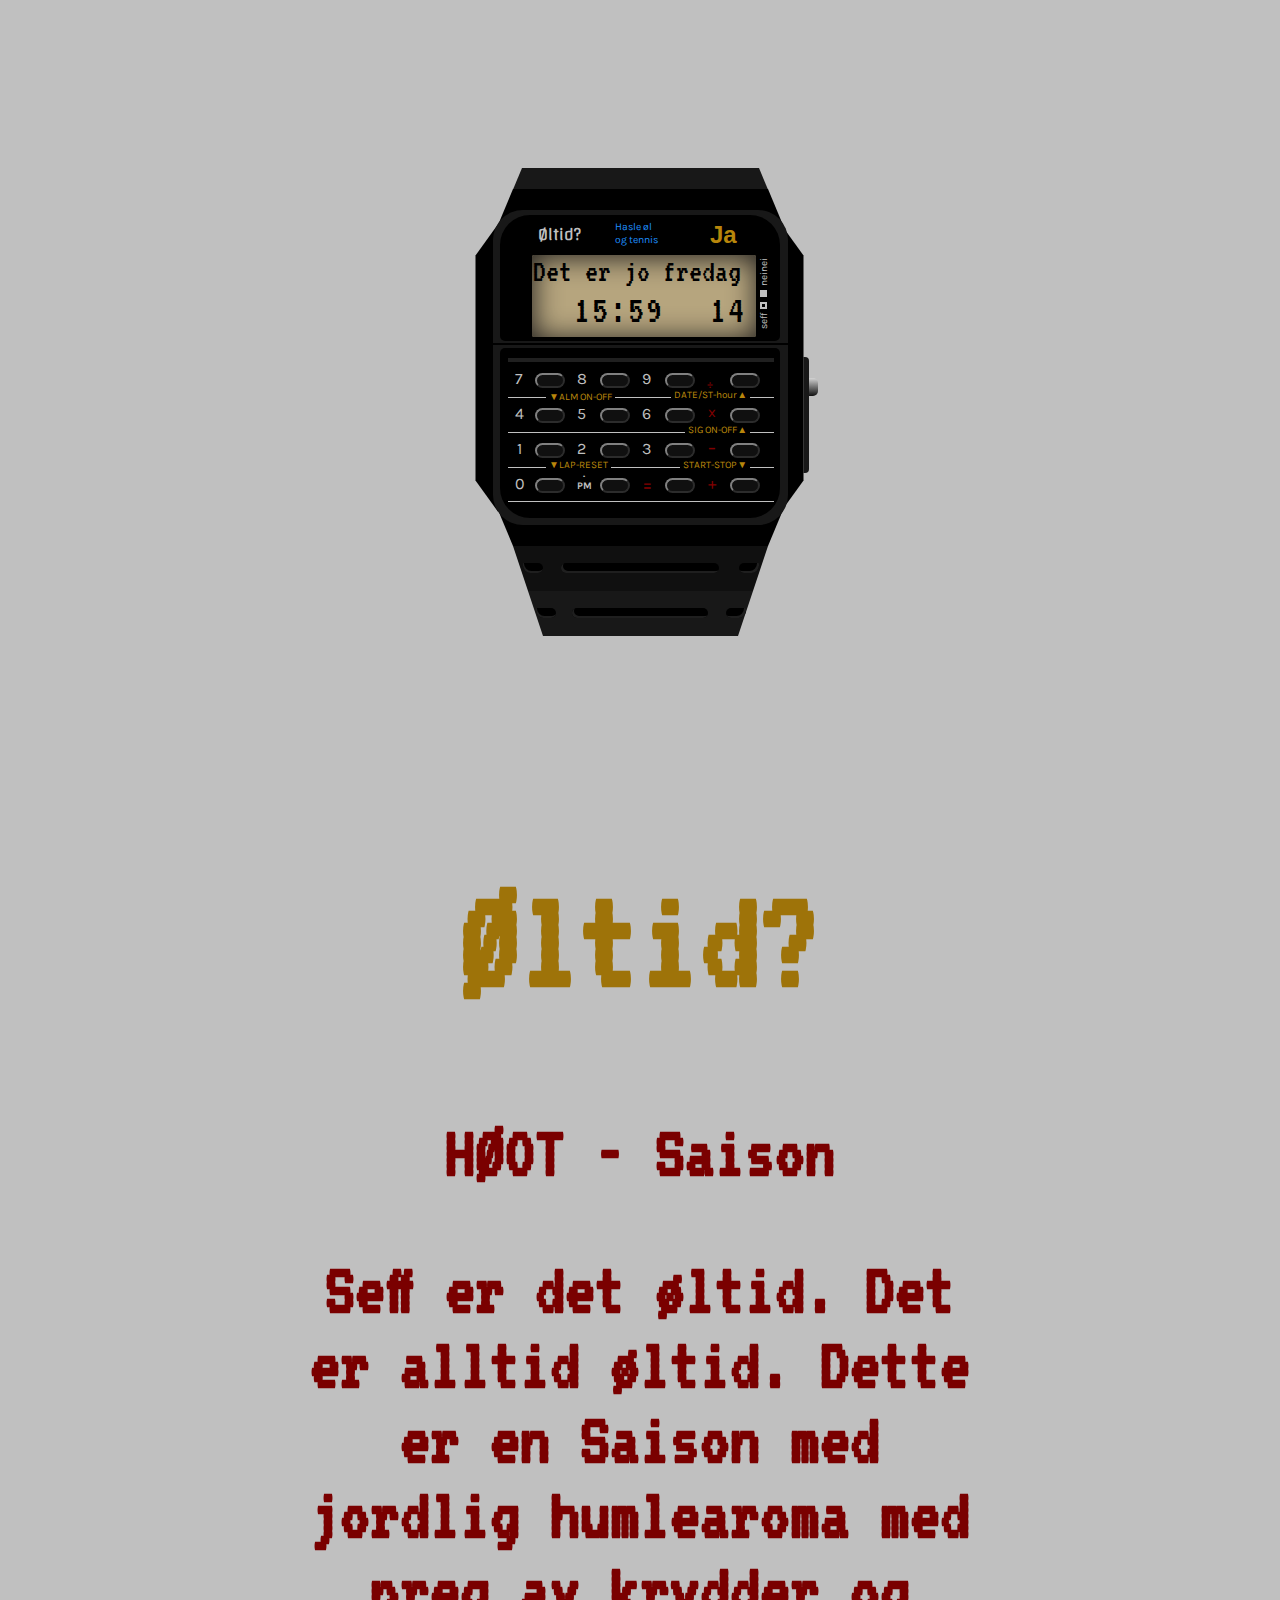
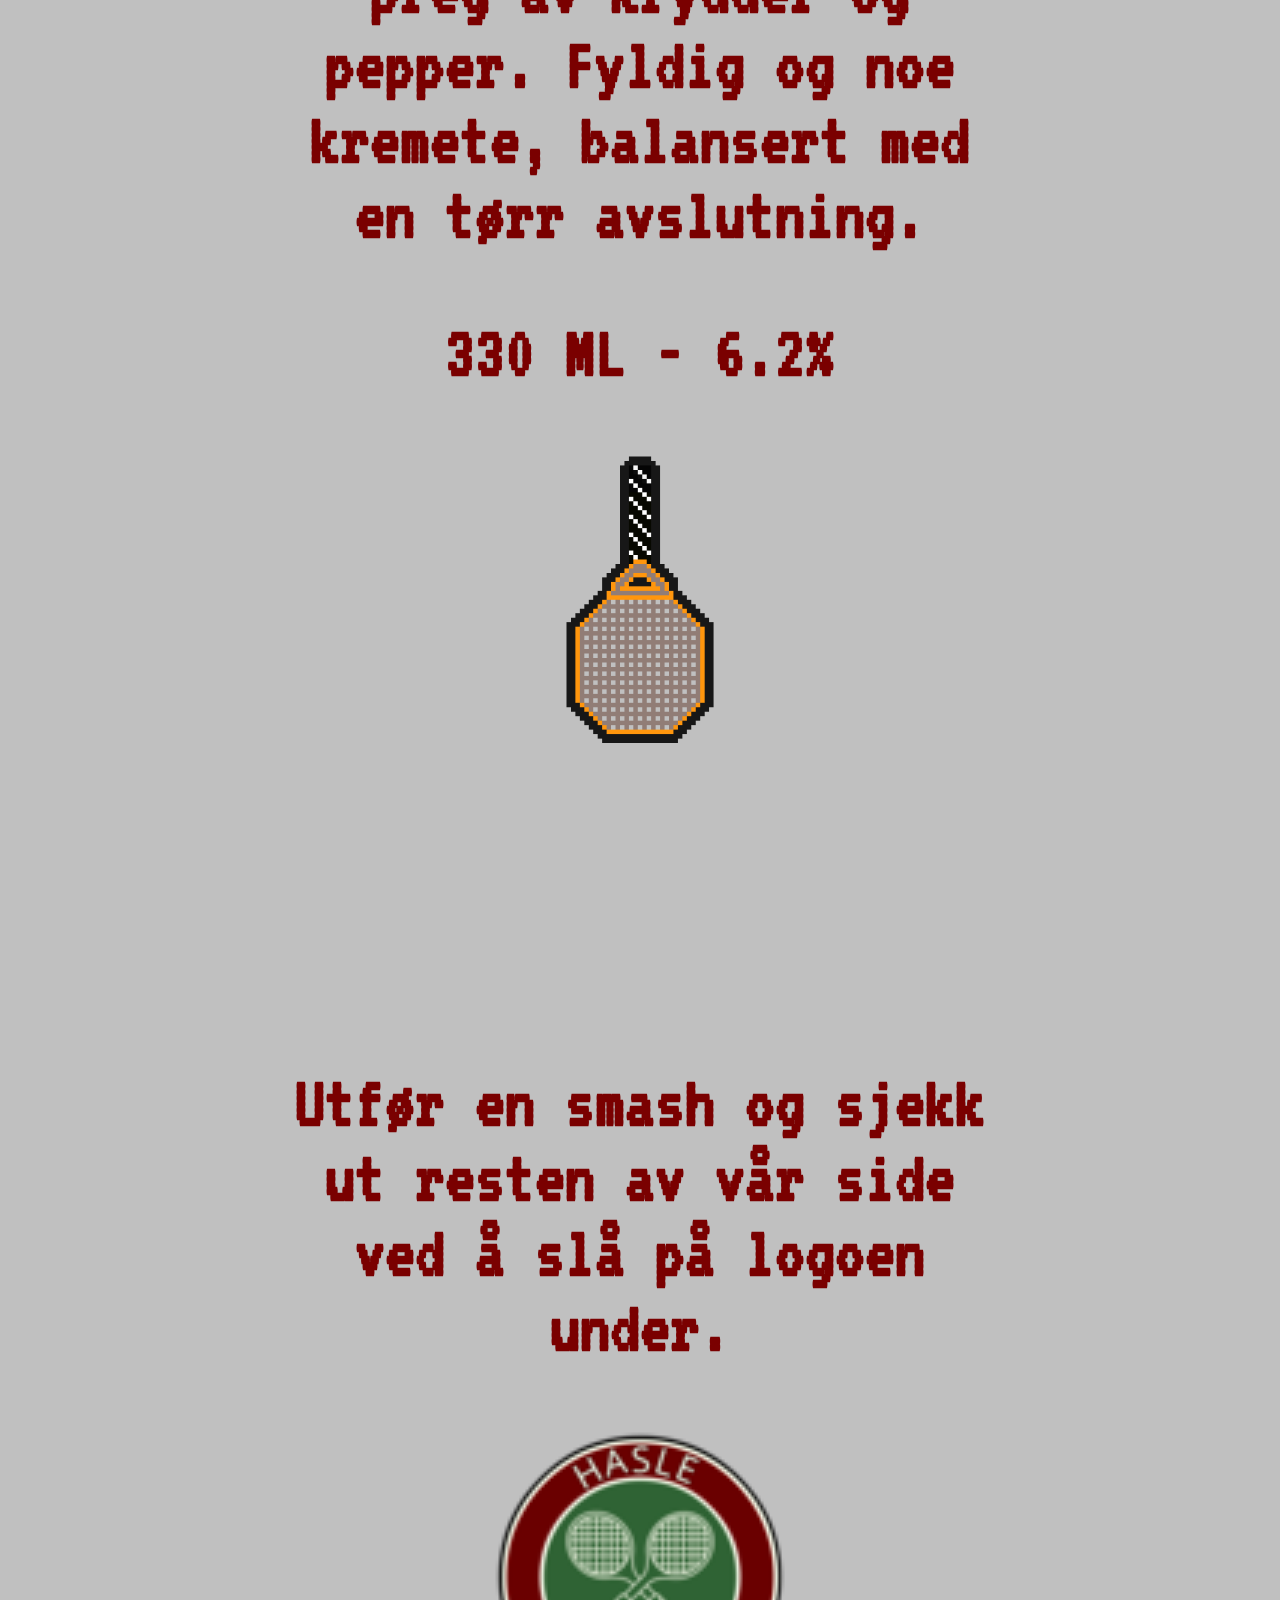
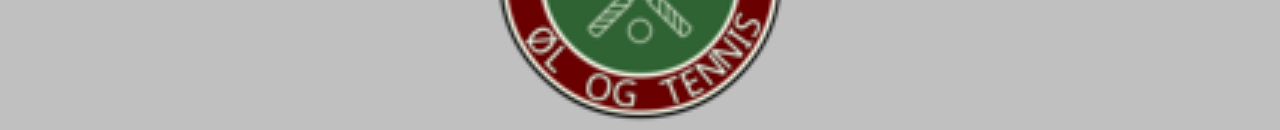
<file: oltid.html>
<head>
    <meta charset="UTF-8">
    <title>Øltid?</title>
    <link rel="preconnect" href="https://fonts.googleapis.com">
<link rel="preconnect" href="https://fonts.gstatic.com" crossorigin>
<link href="https://fonts.googleapis.com/css2?family=VT323&display=swap" rel="stylesheet"> 
<link href="https://fonts.googleapis.com/css2?family=Offside&display=swap" rel="stylesheet"> 
<link href="https://fonts.googleapis.com/css2?family=Karla:wght@200&display=swap" rel="stylesheet"> 
</head>
<body>

  <div class="box">
    <div id=oval>
        <div id=watchbody>
          <div id=toplink>
          </div>
          <div id=watchtop>
          </div>
          <div id=watchleft>
          </div>
          <div id=watchwrap>
            <div id=clockface>
              <div id=brand>
                <p>Øltid?</p>
              </div>
              <div id=water>
                <p>Hasle øl
                  <br>og tennis</p>
              </div>
              <div id=wr>
                <p>Ja</p>
              </div>
              <div id=vrttxt>
                <p>seff neinei</p>
                <div id=whtesqre>
                </div>
                <div id=whtesqre2>
                </div>
              </div>
              <div id=clock>
                <div id=day>
                </div>
                <div id=time>
                </div>
              </div>
            </div>
            <div id=divider>
            </div>
            <div id=buttonarea>
              <div id=zero>
                <p>0</p>
              </div>
              <div id=one>
                <p>1</p>
              </div>
              <div id=two>
                <p>2</p>
              </div>
              <div id=three>
                <p>3</p>
              </div>
              <div id=four>
                <p>4</p>
              </div>
              <div id=five>
                <p>5</p>
              </div>
              <div id=six>
                <p>6</p>
              </div>
              <div id=seven>
                <p>7</p>
              </div>
              <div id=eight>
                <p>8</p>
              </div>
              <div id=nine>
                <p>9</p>
              </div>
              <div id=period>
                <p>.
                  <br>PM</p>
              </div>
              <div id=equals>
                <p>=</p>
              </div>
              <div id=divide>
                <p>÷</p>
              </div>
              <div id=multiply>
                <p>x</p>
              </div>
              <div id=minus>
                <p>-</p>
              </div>
              <div id=plus>
                <p>+</p>
              </div>
              <div id=greyline>
              </div>
              <div id=textleftop>
                <p>▼ALM ON-OFF</p>
              </div>
              <div id=textleftbottom>
                <p>▼LAP-RESET</p>
              </div>
              <div id=datehour>
                <p>DATE/ST-hour▲</p>
              </div>
              <div id=sig>
                <p>SIG ON-OFF▲</p>
              </div>
              <div id=ststp>
                <p>START-STOP▼</p>
              </div>
              <!--<div class=seven>-->
              <button class=seven>
              </button>
              <div id=line1>
              </div>
              <!--</div>-->
              <!--<div class=eight>-->
              <button class=eight>
              </button>
              <!--</div>-->
              <!--<div class=nine>-->
              <button class=nine>
              </button>
              <!--</div>-->
              <!--<div class=divide>-->
              <button class=divide id=div>
              </button>
              <!--</div>-->
              <!--<div class=four>-->
              <button class=four>
              </button>
              <div id=line2>
              </div>
              <!--</div>-->
              <!--<div class=five>-->
              <button class=five>
              </button>
              <!--</div>-->
              <!--<div class=six>-->
              <button class=six>
              </button>
              <!--</div>-->
              <!--<div class=multiply>-->
              <button class=multiply>
              </button>
              <!--</div>-->
              <!--<div class=one>-->
              <button class=one>
              </button>
              <div id=line3>
              </div>
              <!--</div>-->
              <!--<div class=two>-->
              <button class=two>
              </button>
              <!--</div>-->
              <!--<div class=three>-->
              <button class=three>
              </button>
              <!--</div>-->
              <!--<div class=minus>-->
              <button class=minus>
              </button>
              <!--</div>-->
              <!--<div class=zero>-->
              <button class=zero>
              </button>
              <div id=line4>
              </div>
              <!--</div>-->
              <!--<div class=period>-->
              <button class=period>
              </button>
              <!--</div>-->
              <!--<div class=equals>-->
              <button class=equals>
              </button>
              <!--</div>-->
              <!--<div class=plus>-->
              <button class=plus>
              </button>
              <!--</div>-->
            </div>
          </div>
          <div id=watchright>
          </div>
          <div id=btnbase>
          </div>
          <div id=sidebtn>
          </div>
          <div id=watchbase>
          </div>
          <div id=link1>
            <div class=linkwholecenter>
            </div>
            <div class=linkwholeright>
            </div>
            <div class=linkwholeleft>
            </div>
          </div>
          <div id=link2>
            <div class=linkwholecenter>
            </div>
            <div class=linkwholeright>
            </div>
            <div class=linkwholeleft>
            </div>
          </div>
        </div>
      </div>
    </div>

      <div class="infobox">
        <h1>Øltid?</h1>
        <h2>HØOT - Saison</h2>
        <h2>Seff er det øltid. Det er alltid øltid.
          Dette er en Saison med jordlig humlearoma med preg av krydder og pepper. 
          Fyldig og noe kremete, balansert med en tørr avslutning.
        </h2>
         <h2>330 ML - 6.2%</h2>
         <img src="images/arrow.png" id="arrow" height="300px">
         
      </div>
      <div class="homepagebox"> 
          <h2>Utfør en smash og sjekk ut resten av vår side ved å slå på logoen under.</h2>
        <a href="index.html" class="logo"><img src="images/logo.png" height="300px"></a>
      </div>

      <style>

body {
  background-color: #C0C0C0;
  width:100%;
  height:100%;
  margin:0 auto;
}

h1{
        font-family: 'VT323', sans-serif;
        font-size: 150px;
        color: #9E7309;
      }

      h2 {
        font-family: 'VT323', sans-serif;
        font-size: 75px;
        color: #7A0000;
      }

.box {
  position: relative;
  width: 700px;
  height: 700px;
  background: none;
  display: block;
  margin: 10% auto 0; 
}

.infobox {
  position: relative;
  width: 700px;
  height: 1300px;
  color: black;
  text-align: center;
  background: none;
  display: block;
  margin: -5% auto 0;
}

.homepagebox {
  position: relative;
  width: 700px;
  height: 300px;
  color: black;
  text-align: center;
  background: none;
  display: block;
  margin: 500px auto 0;
}


#oval {
  position:absolute;
  left:50%;
  margin-left:-210px;
  width:420px;
  height:535px;
  z-index:-3;
  background-color:#C0C0C0;
  border-radius:140px;
  *border:2px dotted;
  padding-top:10px;
}
#watchbody{
  margin:0 auto;
  width:350px;
  height:auto;
}
#toplink {
  position:relative;
  top:30px;
  background-color:#C0C0C0;
  z-index:-1;
  width:237px;
  height:0;
  margin:0 auto;
  transform:rotate(180deg);
  -ms-transform:rotate(180deg);
  -webkit-transform:rotate(180deg);
  border-top:36px solid #181818;
  border-left:15px solid transparent;
  border-right:15px solid transparent;
}
#watchtop {
  position:relative;
  top:15px;
  background-color:#C0C0C0;
  z-index:-1;
  width:255px;
  height:0;
  margin:0 auto;
  border-bottom:36px solid;
  border-left:15px solid transparent;
  border-right:15px solid transparent;
}
#watchleft {
  position:absolute;
  top:222px;
  right:194px;
  background-color:#C0C0C0;
  z-index:-2;
  width:225px;
  height:0;
  border-bottom:36px solid ;
  border-left:50px solid transparent;
  border-right:50px solid transparent;
  -ms-transform: rotate(-90deg); /* IE 9 */
  -webkit-transform: rotate(-90deg); /* Safari */
  transform: rotate(-90deg); /* Standard syntax */
}
#watchright {
  position:absolute;
  top:222px;
  left:193px;
  background-color:#C0C0C0;
  z-index:-2;
  width:225px;
  height:0;
  border-bottom:36px solid ;
  border-left:50px solid transparent;
  border-right:50px solid transparent;
  -ms-transform: rotate(90deg); /* IE 9 */
  -webkit-transform: rotate(90deg); /* Safari */
  transform: rotate(90deg); /* Standard syntax */
}
#btnbase {
  position:absolute;
  right:41px;
  bottom:200px;
  width:15px;
  height:116px;
  background-color:#181818;
  border-radius:4px;
  z-index:-3;
}
#sidebtn {
  position:absolute;
  top:250px;
  right:32px;
  width:25px;
  height:18px;
  background: linear-gradient(#D3D3D3, #101010);
  border-radius:5px;
  z-index:-4;
}
#watchbase {
  position:relative;
  bottom:15px;
  background-color:#C0C0C0;
  z-index:-1;
  width:255px;
  height:0;
  margin:0 auto;
  border-top:36px solid ;
  border-left:15px solid transparent;
  border-right:15px solid transparent;
}
#watchwrap {
  width:295px;
  height:315px;
  background-color:#181818;
  margin:0 auto;
  border-radius: 30px;
}
#brand {
  position:absolute;
  top:10px;
  left:30px;
  background-color:black;
  width:60px;
  height:20px;
  text-align:center;
}
#brand p{
  font-family:"Offside";
  color:#C0C0C0;
  font-weight:bold;
  font-size:15px;
  margin:0 auto;
}
#water {
  position:absolute;
  left:115px;
  top:5px;
  background-color:black;
  width:auto;
}
#water p {
  color:#1E90FF;
  font-family:"Karla";
  font-size:65%;
  text-align:left;
  margin:0 auto;
}
#wr{
  position:absolute;
  left:210px;
  background-color:black;
  width:auto;
}
#wr p {
  position:relative;
  bottom:18px;
  color:#B8860B;
  font-family:helvetica;
  font-weight:bold;
  font-size:150%;
  text-align:center;
}

#clockface {
  position:relative;
  top: 5px;
  width:95%;
  height:40%;
  background-color:#000000;
  margin:0 auto;
  border-radius: 30px 30px 5px 5px;
}
#clock {
  position:relative;
  top:40px;
  left:4px;
  width:80%;
  height:65%;
  z-index:1;
  background-color:#B6A57E;
  *background-color:red;
  margin:0 auto;
  white-space:nowrap;
  border-radius:2px;
  box-shadow: inset 1px 2px 28px 0px #1C1B1B;
}
#time {
  position:relative;
  *float:left;
  top:43%;
  right:10px;
  *bottom:15px;
  font-size:40px;
  font-family: 'VT323', arial;
  text-align:right;
  letter-spacing: 2px;
  word-spacing:5px;
  *text-indent:10px;
}
#day {
  position:absolute;
  right:5px;
  float:right;
  width:auto;
  font-size:32px;
  font-family: 'VT323', arial;
  margin-top:0px;
  margin-right:10px;
}
#divider{
  position:relative;
  top:7px;
  background-color:#000000;
  width:100%;
  height:2px;
}
#zero {
  position:absolute;
  color:#C0C0C0;
  font-family:"Karla";
  left:15px;
  top:110px;
}
#one {
  position:absolute;
  color:#C0C0C0;
  font-family:"Karla";
  left:17px;
  top:75px;
}
#two {
  position:absolute;
  color:#C0C0C0;
  font-family:"Karla";
  left:77px;
  top:75px;
}
#three {
  position:absolute;
  color:#C0C0C0;
  font-family:"Karla";
  left:142px;
  top:75px;
}
#four {
  position:absolute;
  color:#C0C0C0;
  font-family:"Karla";
  left:15px;
  top:40px;
}
#five {
  position:absolute;
  color:#C0C0C0;
  font-family:"Karla";
  left:77px;
  top:40px;
}
#six {
  position:absolute;
  color:#C0C0C0;
  font-family:"Karla";
  left:142px;
  top:40px;
}
#seven {
  position:absolute;
  color:#C0C0C0;
  font-family:"Karla";
  left:15px;
  top:5px;
}
#eight {
  position:absolute;
  color:#C0C0C0;
  font-family:"Karla";
  left:77px;
  top:5px;
}
#nine {
  position:absolute;
  color:#C0C0C0;
  font-family:"Karla";
  left:142px;
  top:5px;
}
#period{
  position:absolute;
  color:#C0C0C0;
  font-family:"Karla";
  left:77px;
  top:110px;
  text-align:center;
  font-weight:bold;
  font-size:10px;
}
#equals {
  position:absolute;
  color:maroon;
  font-family:"Karla";
  font-size:20px;
  left:142px;
  top:105px;
}
#divide {
  position:absolute;
  color:maroon;
  font-family:"Karla";
  font-size:15px;
  left:206px;
  bottom:110px;
}
#multiply {
  position:absolute;
  color:maroon;
  font-family:"Karla";
  font-size:15px;
  left:208px;
  top:40px;
}
#minus {
  position:absolute;
  color:maroon;
  font-family:"Karla";
  font-size:22px;
  left:208px;
  top:65px;
}
#plus {
  position:absolute;
  color:maroon;
  font-family:"Karla";
  font-size:16px;
  left:208px;
  top:110px;
}
#greyline {
  position:absolute;
  top:10px;
  left:8px;
  width:95%;
  height:4px;
  background-color:#202020;
}
#line1 {
  position:absolute;
  top:49px;
  left:8px;
  width:95%;
  height:1px;
  background-color:#C0C0C0;
}
#line2 {
  position:absolute;
  top:84px;
  left:8px;
  width:95%;
  height:1px;
  background-color:#C0C0C0;
}
#line3 {
  position:absolute;
  top:119px;
  left:8px;
  width:95%;
  height:1px;
  background-color:#C0C0C0;
}
#line4 {
  position:absolute;
  top:153px;
  left:8px;
  width:95%;
  height:1px;
  background-color:#C0C0C0;
}
#textleftop {
  position:absolute;
  top:43px;
  left:46px;
  width:auto;
  height:auto;
  background-color:black;
  z-index:1;
  border-right:3px solid black;
  border-left:3px solid black;
}
#textleftop p{
  text-align:center;
  font-size:10px;
  margin:0 auto;
  color:#B8860B;
  font-family:"Karla"
}
#textleftbottom {
  position:absolute;
  top:111px;
  left:46px;
  width:auto;
  height:auto;
  background-color:black;
  z-index:1;
  border-right:3px solid black;
  border-left:3px solid black;
}
#textleftbottom p{
  text-align:center;
  font-size:10px;
  margin:0 auto;
  color:#B8860B;
  font-family:"Karla"
}
#datehour {
  position:absolute;
  top:41px;
  right:30px;
  width:auto;
  height:auto;
  background-color:black;
  z-index:1;
  border-right:3px solid black;
  border-left:3px solid black;
}
#datehour p {
  text-align:center;
  font-size:10px;
  margin:0 auto;
  color:#B8860B;
  font-family:"Karla"  
}
#sig {
  position:absolute;
  top:76px;
  right:30px;
  width:auto;
  height:auto;
  background-color:black;
  z-index:1;
  border-right:3px solid black;
  border-left:3px solid black;  
}
#sig p {
  text-align:center;
  font-size:10px;
  margin:0 auto;
  color:#B8860B;
  font-family:"Karla"    
}
#ststp {
  position:absolute;
  top:111px;
  right:30px;
  width:auto;
  height:auto;
  background-color:black;
  z-index:1;
  border-right:3px solid black;
  border-left:3px solid black;   
}
#ststp p {
  text-align:center;
  font-size:10px;
  margin:0 auto;
  color:#B8860B;
  font-family:"Karla"  
}
#buttonarea {
  position:relative;
  top: 10px;
  width:95%;
  height:170px;
  margin:0 auto;
  background-color:#000000;
  border-radius: 5px 5px 30px 30px;
}
button {
  width:30px;
  height:15px;
  background-color:#101010;
  border-radius:10px;
  border-color:gray;
  outline:none;
  cursor:pointer;
  cursor:hand;
}
.seven, .eight, .nine, .divide {
  position:relative;
  top:25px;
  margin-left:35px;
  float:left;
}
.four, .five, .six, .multiply {
  position:relative;
  top:45px;
  margin-left:35px;
  float:left;
}
.one, .two, .three, .minus {
  position:relative;
  top:65px;
  margin-left:35px;
  float:left;
}
.zero, .period, .equals, .plus {
  position:relative;
  top:85px;
  margin-left:35px;
  float:left;
}
#link1 {
  position:relative;
  bottom:15px;
  background-color:#C0C0C0;
  z-index:-1;
  width:225px;
  height:0;
  margin:0 auto;
  border-top:45px solid #101010;
  border-left:15px solid transparent;
  border-right:15px solid transparent;
}
.linkwholecenter {
  position:relative;
  bottom:28px;
  background-color:black;
  margin:0 auto;
  width:70%;
  height:10px;
  box-shadow: inset 2px -2px 0 0 #1f1f1f;  
  border-radius:15px;
}
.linkwholeright {
  position:absolute;
  left:94%;
  bottom:18px;
  background-color:black;
  margin:0 auto;
  width:20px;
  height:10px;
  box-shadow: inset -2px -2px 0 0 #1f1f1f;  
  border-radius:20px 2px 30px 20px;
}
.linkwholeleft {
  position:absolute;
  right:93%;
  bottom:18px;
  background-color:black;
  margin:0 auto;
  width:20px;
  height:10px;
  box-shadow: inset 1px -2px 0 0 #1f1f1f;
  border-radius:2px 20px 20px 30px;
}
#link2 {
  position:relative;
  bottom:15px;
  background-color:#C0C0C0;
  z-index:-1;
  width:195px;
  height:0;
  margin:0 auto;
  border-top:45px solid #181818;
  border-left:15px solid transparent;
  border-right:15px solid transparent;
}
#vrttxt {
  position:absolute;
  top:68px;
  left:223px;
  transform:rotate(-90deg);
  -ms-transform: rotate(-90deg);
  -webkit-transform: rotate(-90deg);
  width:auto;
  height:21px;
  background-color:black;
  white-space:nowrap;
}
#vrttxt p {
  font-family:"Karla";
  color:#C0C0C0;
  word-spacing:25px;
  font-size:10px;
}
#whtesqre {
  position:absolute;
  bottom:2px;
  left:20px;
  width:3px;
  height:3px;
  border:2px solid #C0C0C0;
  background-color:black;
}
#whtesqre2 {
  position:absolute;
  bottom:2px;
  left:32px;
  width:7px;
  height:7px;
  background-color:#C0C0C0;
}

#arrow {
  animation: arrow 3s linear infinite;
}

@keyframes arrow {
  25%{
    transform: translateY(-20px); 
  }
  50%{
    transform: translateY(170px);
  }
  75%{
    transform: translateY(100px);
  }
  100%{
    transform: translateY(0px);
  }
}

      </style>

<script src="./watch.js"></script>
    </body>
</file>
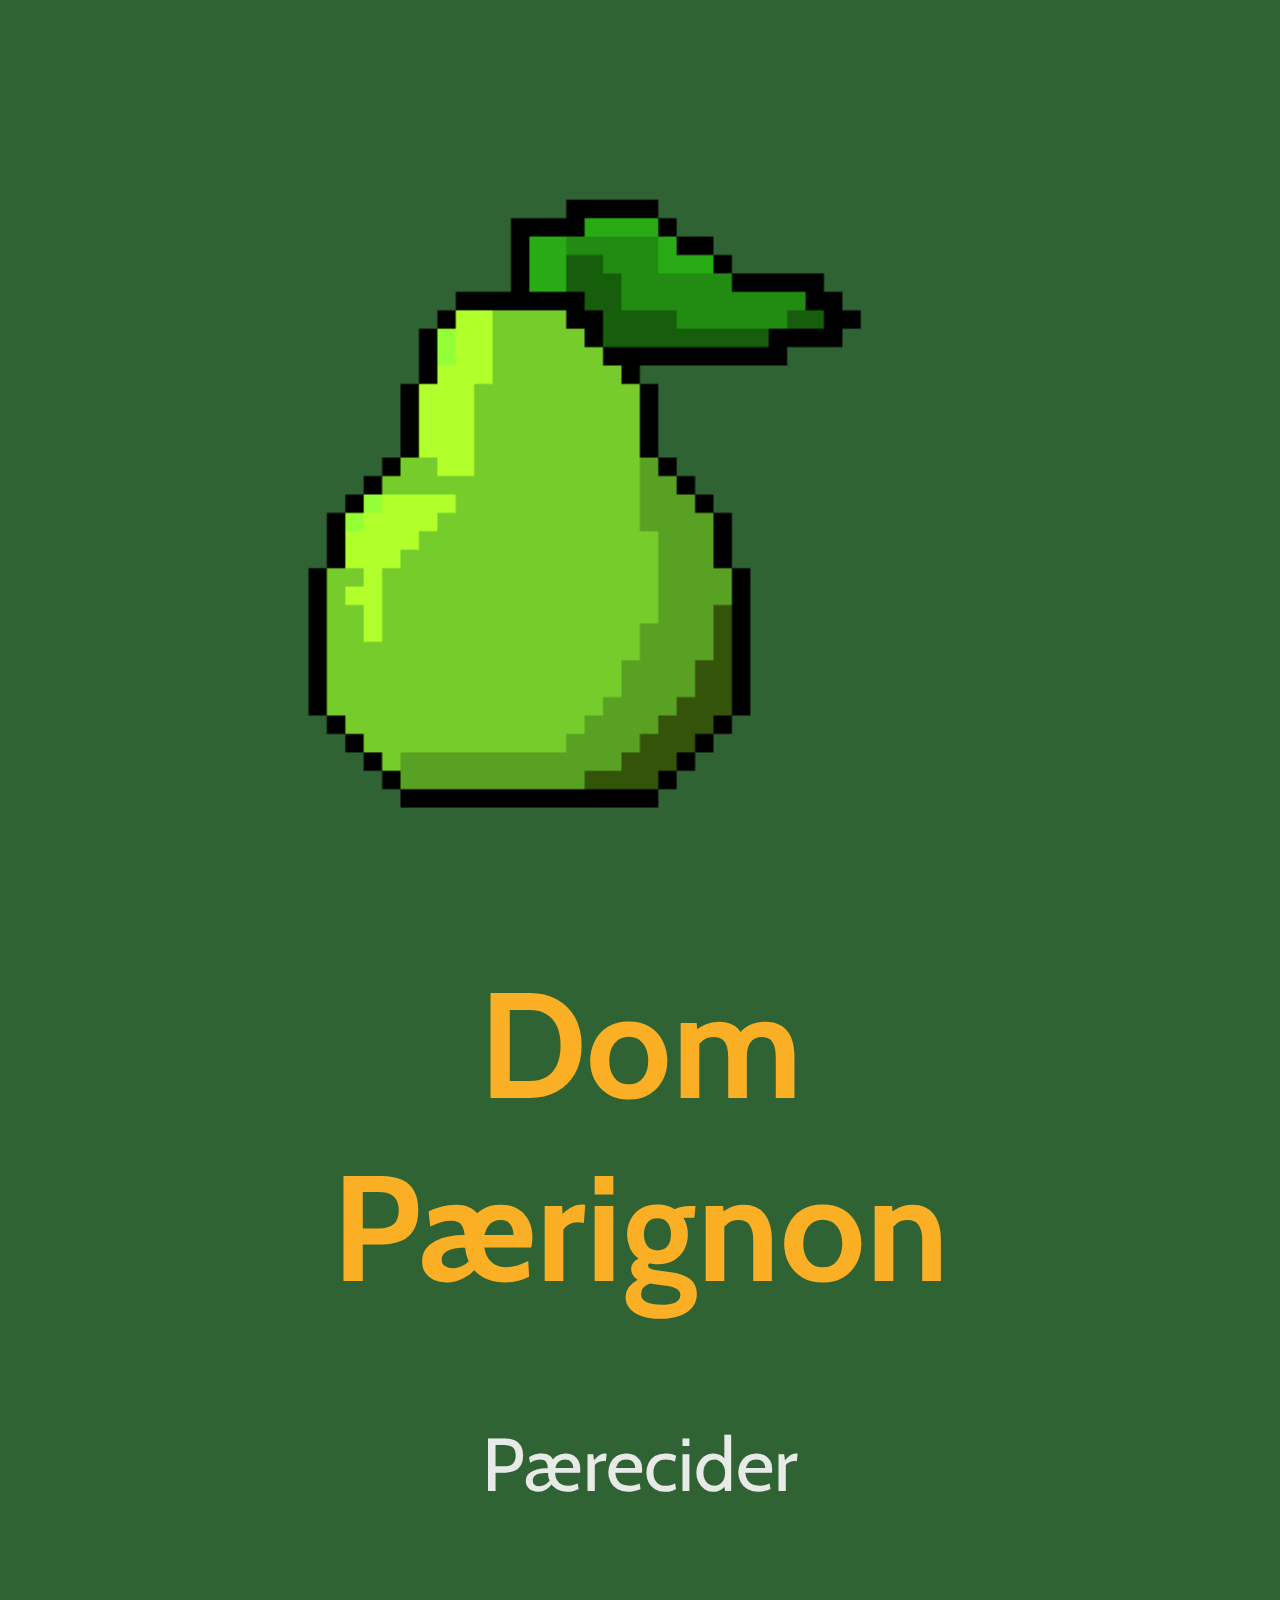
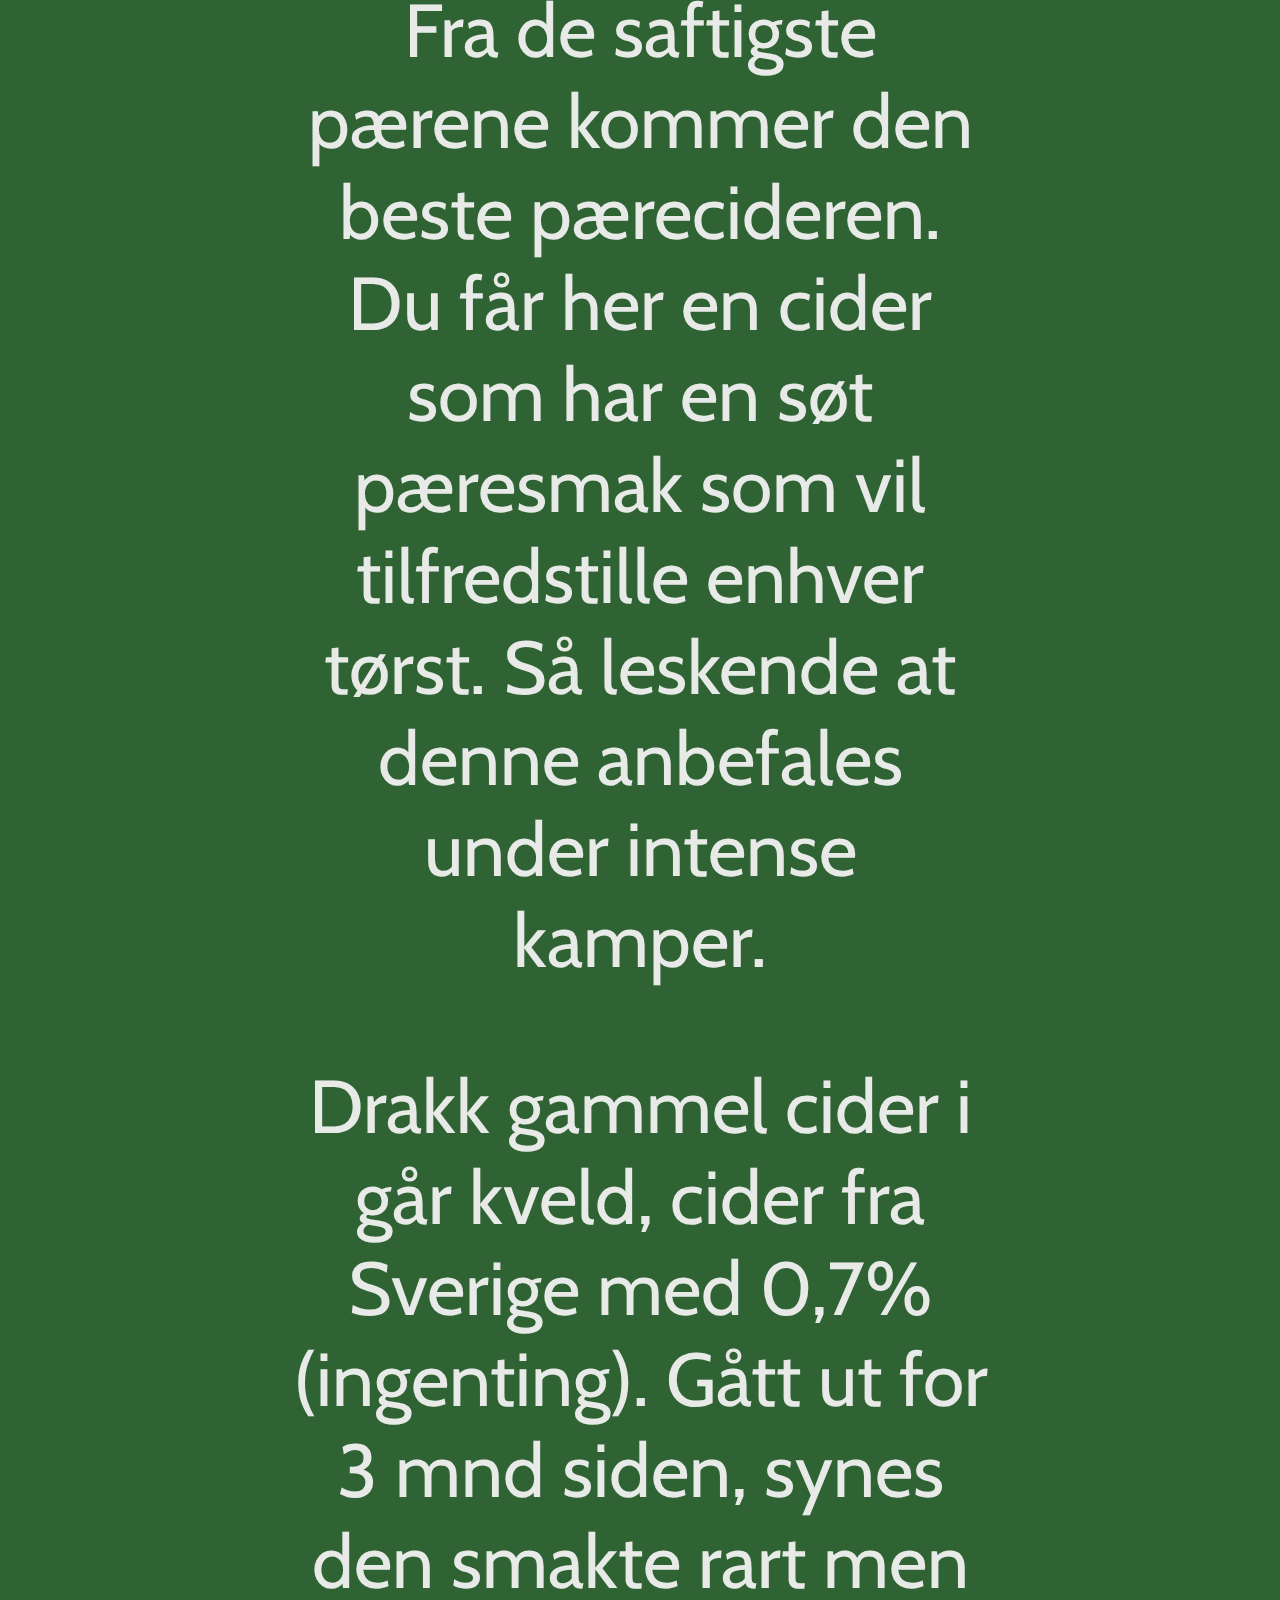
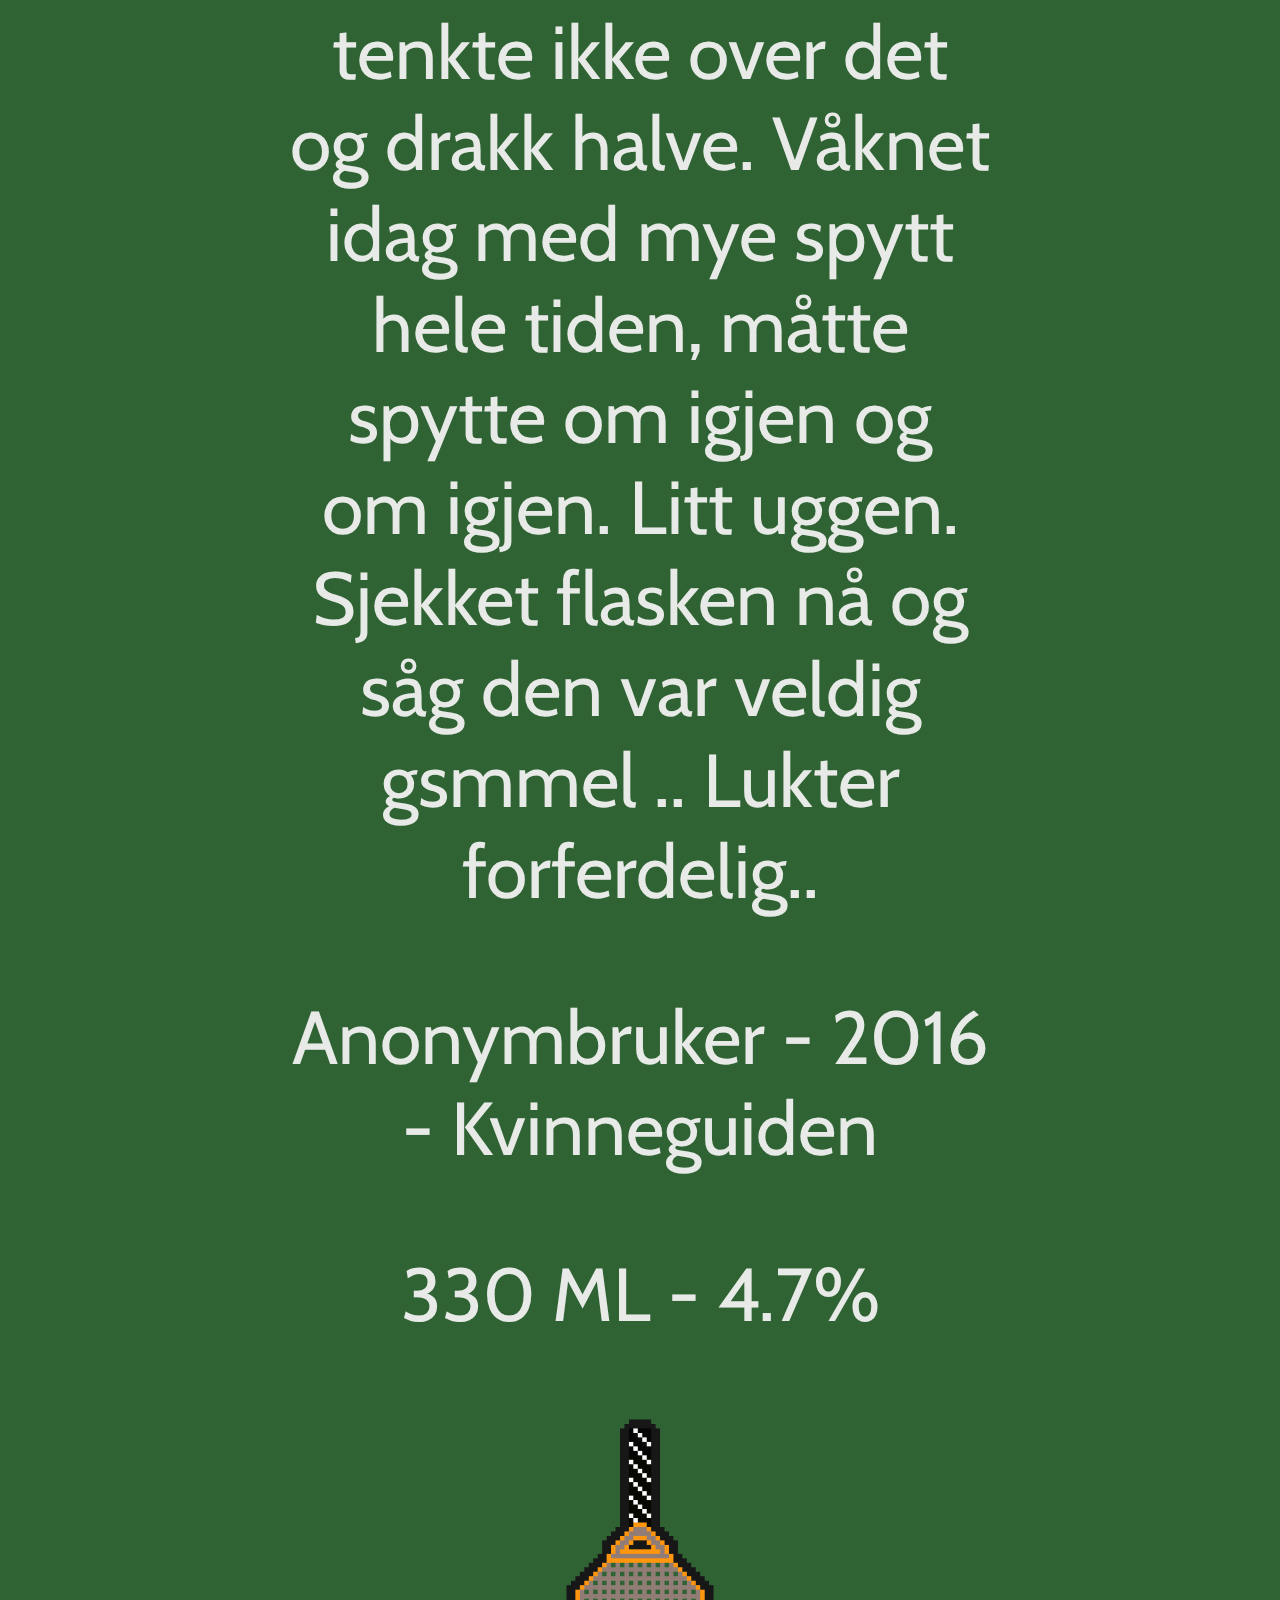
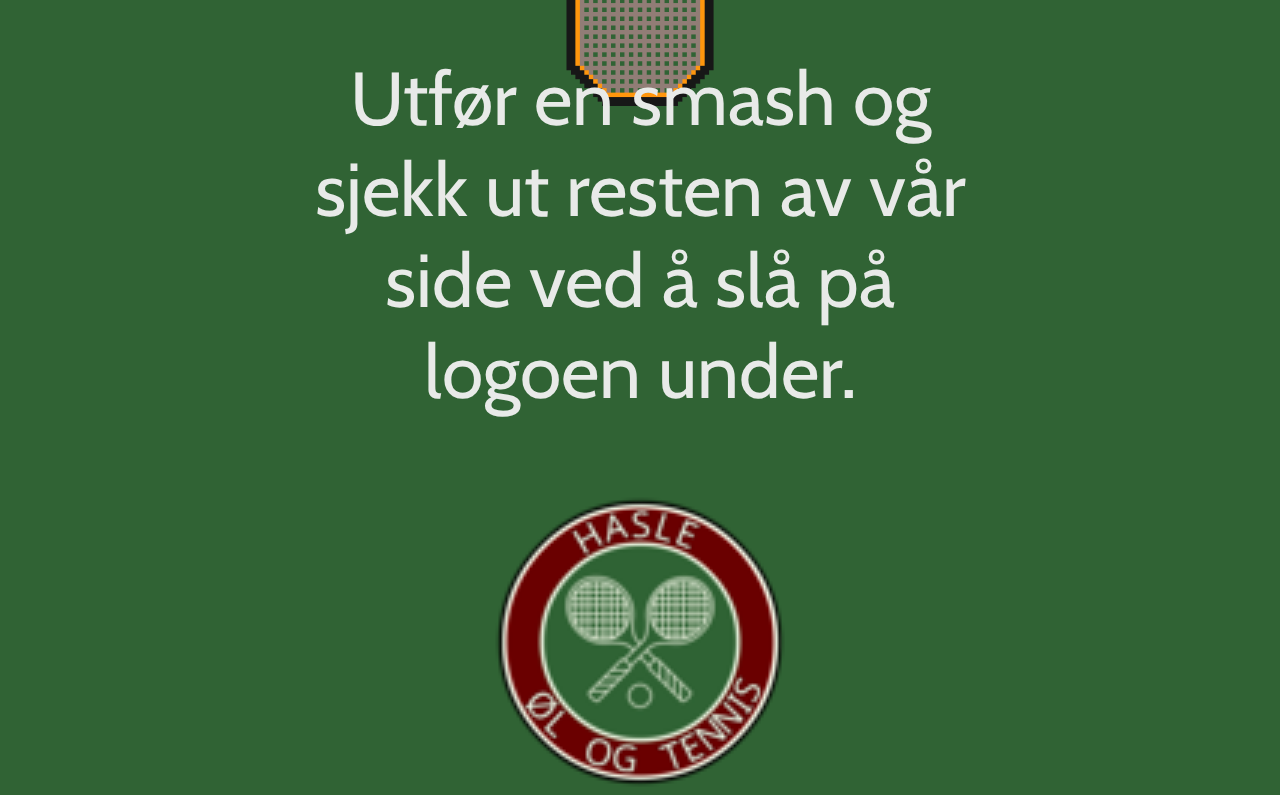
<file: pear.html>
<html>
  <head>
    <meta charset="UTF-8">
    <title>Dom Pærignon</title>
    <link href="https://fonts.googleapis.com/css2?family=Cabin&family=Herr+Von+Muellerhoff&display=swap" rel="stylesheet"> 
  </head>
  <body>
    <div class="box">
      <img src="images/pear.png" height="700px">
    </div>
    <div class="infobox">
      <h1>Dom Pærignon</h1>
      <p>Pærecider</p>
      <p>Fra de saftigste pærene kommer den beste pærecideren. Du får her en cider som har en søt pæresmak som vil tilfredstille enhver tørst. Så leskende at denne anbefales under intense kamper.</p>
      <p>Drakk gammel cider i går kveld, cider fra Sverige med 0,7% (ingenting). Gått ut for 3 mnd siden, synes den smakte rart men tenkte ikke over det og drakk halve. 
        Våknet idag med mye spytt hele tiden, måtte spytte om igjen og om igjen. Litt uggen. Sjekket flasken nå og såg den var veldig gsmmel .. Lukter forferdelig..   </p>
      <p>Anonymbruker - 2016 - Kvinneguiden</p>  
       <p>330 ML - 4.7%</p>
       <img src="images/arrow.png" id="arrow" height="300px">
       
    </div>
    <div class="homepagebox"> 
        <p>Utfør en smash og sjekk ut resten av vår side ved å slå på logoen under.</p>
      <a href="index.html" class="logo"><img src="images/logo.png" height="300px"></a>
    </div>
    <style>

      
      h1{
        font-family: 'Cabin', sans-serif;
        font-size: 150px;
        color: #FAAF25;
      }

      p{
        font-family: 'Cabin', sans-serif;
        font-size: 75px;
        color: #E8EAE8;
      }

      * {
  box-sizing: border-box;
}

body {
  background: #306334;
}

.infobox {
  position: relative;
  width: 700px;
  height: 1300px;
  color: black;
  text-align: center;
  background: none;
  display: block;
  margin: 10% auto 0;
}

.box {
  position: relative;
  width: 700px;
  height: 700px;
  background: none;
  display: block;
  margin: 10% auto 0;
  animation: pære 5s linear infinite;
}

.homepagebox {
  position: relative;
  width: 700px;
  height: 300px;
  color: black;
  text-align: center;
  background: none;
  display: block;
  margin: 2600px auto 0;
}

#arrow {
  animation: arrow 3s linear infinite;
}

@keyframes arrow {
  25%{
    transform: translateY(-20px); 
  }
  50%{
    transform: translateY(170px);
  }
  75%{
    transform: translateY(100px);
  }
  100%{
    transform: translateY(0px);
  }
}

@keyframes pære {
  25%{
    transform: translateX(200px) translateY(200px); 
  }
  50%{
    transform: translateX(0px) translateY(25px);
  }
  75%{
    transform: translateX(300px) translateY(-300px);
  }
  100%{
    transform: translateX(0px) translateY(0px);
  }
}

.beer {
  position: absolute;
  width: 100%;
  height: 100%;
  background: none;
}

.cup {
  position: absolute;
  left: 15%;
  bottom: 0;
  width: 60%;
  height: 75%;
  background: none;
  border: 20px solid #5D4241;
  border-bottom-right-radius: 50px;
  border-bottom-left-radius: 50px;
  border-top-right-radius: 10px;
}

.liquid {
  position: absolute;
  bottom: 5%;
  left: 5%;
  width: 90%;
  height: 70%;
  background: #FAAF25;
  border-bottom-right-radius: 50px;
  border-bottom-left-radius: 50px;
}

.stripe-1 {
  position: absolute;
  bottom: 10%;
  left: 15%;
  width: 10%;
  height: 60%;
  border-radius: 50px;
  background: #5D4241;
}

.stripe-2 {
  position: absolute;
  bottom: 10%;
  left: 45%;
  width: 10%;
  height: 60%;
  border-radius: 50px;
  background: #5D4241;
}

.stripe-3 {
  position: absolute;
  bottom: 10%;
  right: 15%;
  width: 10%;
  height: 60%;
  border-radius: 50px;
  background: #5D4241;
}

.cup-holder {
  position: absolute;
  top: 35%;
  right: 5%;
  width: 50%;
  height: 45%;
  background: none;
  border: 25px solid #5D4241;
  border-top-right-radius: 20px;
  border-bottom-right-radius: 50%;
  -webkit-clip-path: polygon(56% 0, 100% 0, 100% 100%, 56% 100%);
  clip-path: polygon(56% 0, 100% 0, 100% 100%, 56% 100%);
}

.foam {
  position: absolute;
  left: 15%;
  top: 0;
  width: 60%;
  height: 25%;
  transform: scale(1.1);
}

.foam-1 {
  position: absolute;
  left: 8%;
  bottom: -2%;
  width: 32%;
  height: 70%;
  border-radius: 50%;
  border-bottom-left-radius: 0;
  border: 20px solid #5D4241;
  -webkit-clip-path: polygon(0 65%, 0 0, 75% 0, 75% 25%);
  clip-path: polygon(0 65%, 0 0, 75% 0, 75% 25%);
}

.foam-2 {
  position: absolute;
  left: 29%;
  bottom: 0;
  width: 40%;
  height: 85%;
  border-radius: 50%;
  border: 20px solid #5D4241;
  -webkit-clip-path: polygon(0 45%, 0 0, 100% 0, 100% 45%);
  clip-path: polygon(0 45%, 0 0, 100% 0, 100% 45%);
}

.foam-3 {
  position: absolute;
  right: 10%;
  bottom: -2%;
  width: 32%;
  height: 70%;
  border-radius: 50%;
  border-bottom-left-radius: 0;
  border: 20px solid #5D4241;
  -webkit-clip-path: polygon(0 65%, 0 0, 75% 0, 75% 25%);
  clip-path: polygon(0 65%, 0 0, 75% 0, 75% 25%);
  transform: scaleX(-1);
}

.bubbles-1 {
  position: absolute;
  top: 5%;
  right: 38%;
  width: 8%;
  height: 8%;
  background: #5D4241;
  border-radius: 50%;
  transition: all 0.5s;
  animation: bubbling 2s infinite linear;
}

.bubbles-2 {
  position: absolute;
  top: 0%;
  left: 38%;
  width: 8%;
  height: 8%;
  background: #5D4241;
  border-radius: 50%;
  transition: all 0.5s;
  animation: bubbling 1s infinite linear;
}

.bubbles-3 {
  position: absolute;
  top: 0%;
  left: 25%;
  width: 8%;
  height: 8%;
  background: #5D4241;
  border-radius: 50%;
  transition: all 0.5s;
  animation: bubbling 2s infinite linear;
}

@keyframes bubbling {
  0% {
    transform: scale(1) tanslateY(0);
  }
  100% {
    transform: scale(0) translate(0, -250px);
  }
}


    </style>
    </body>
      </html>
</file>
